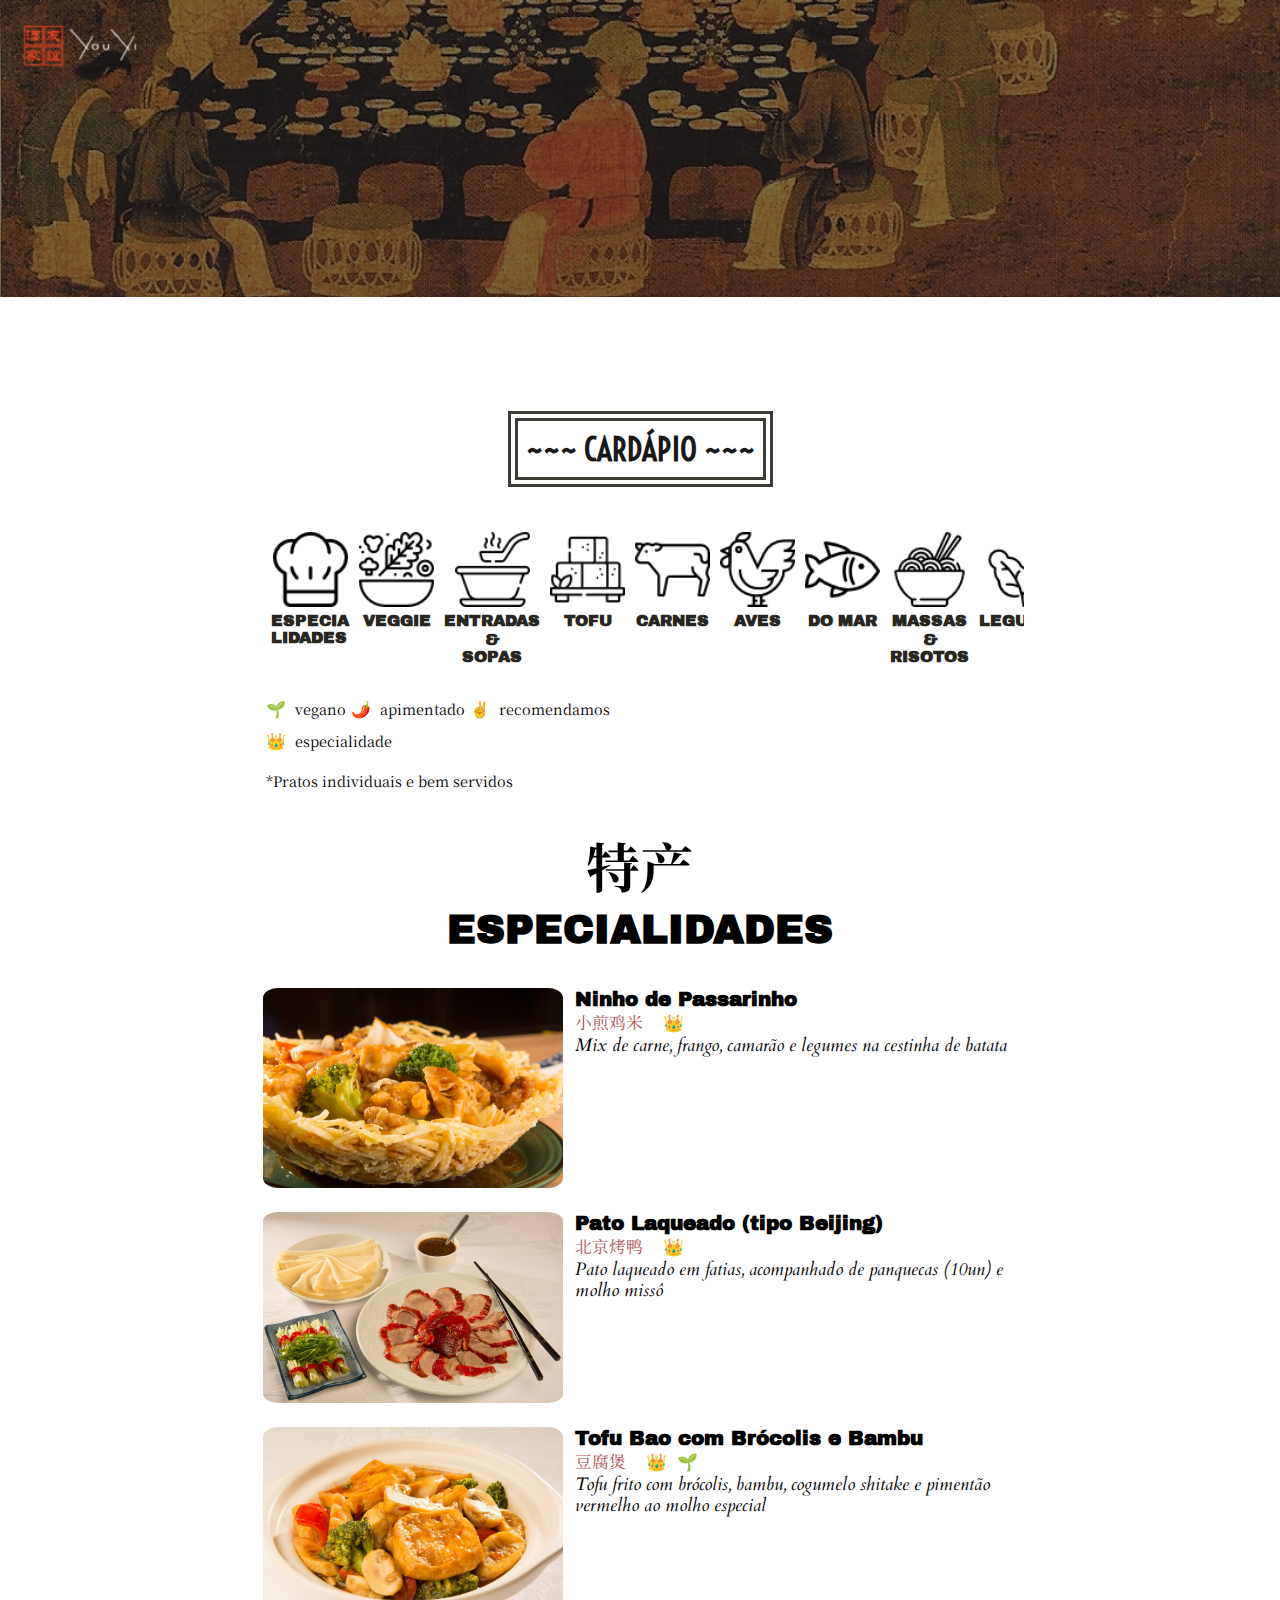
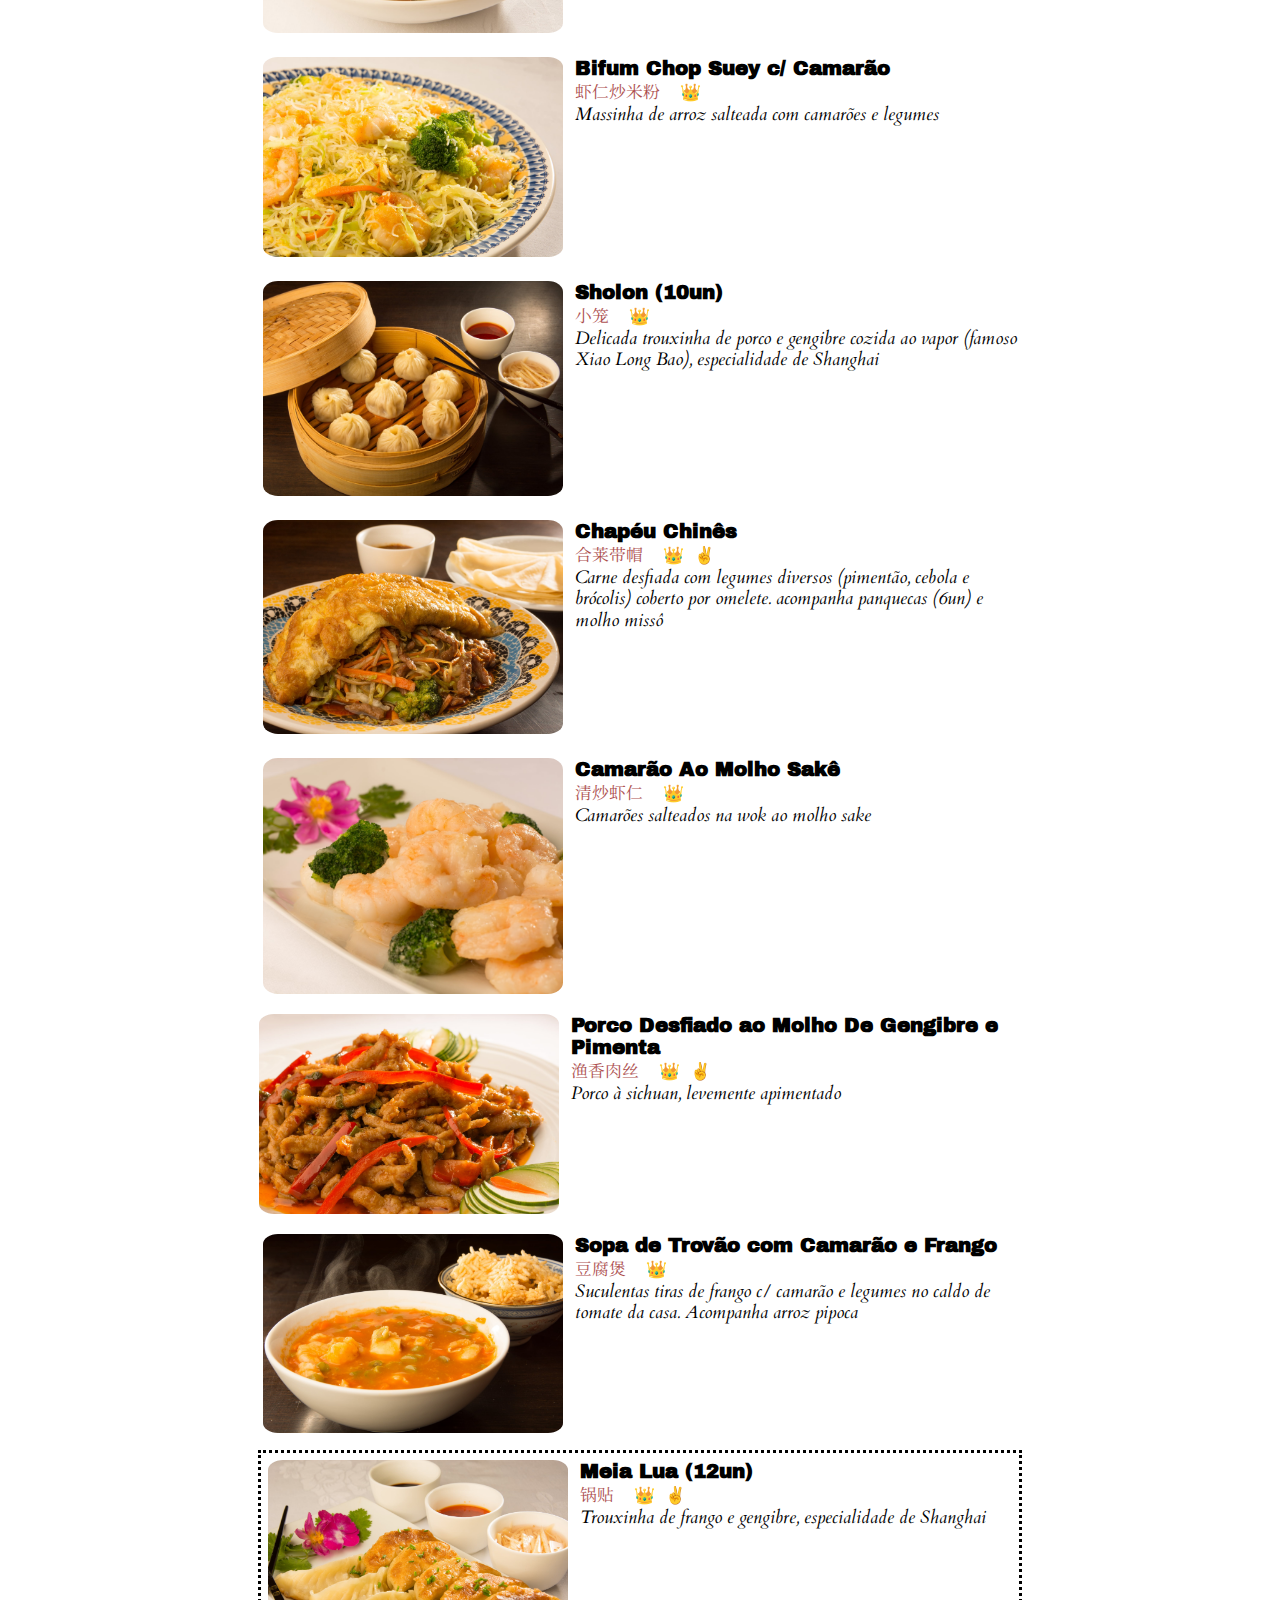
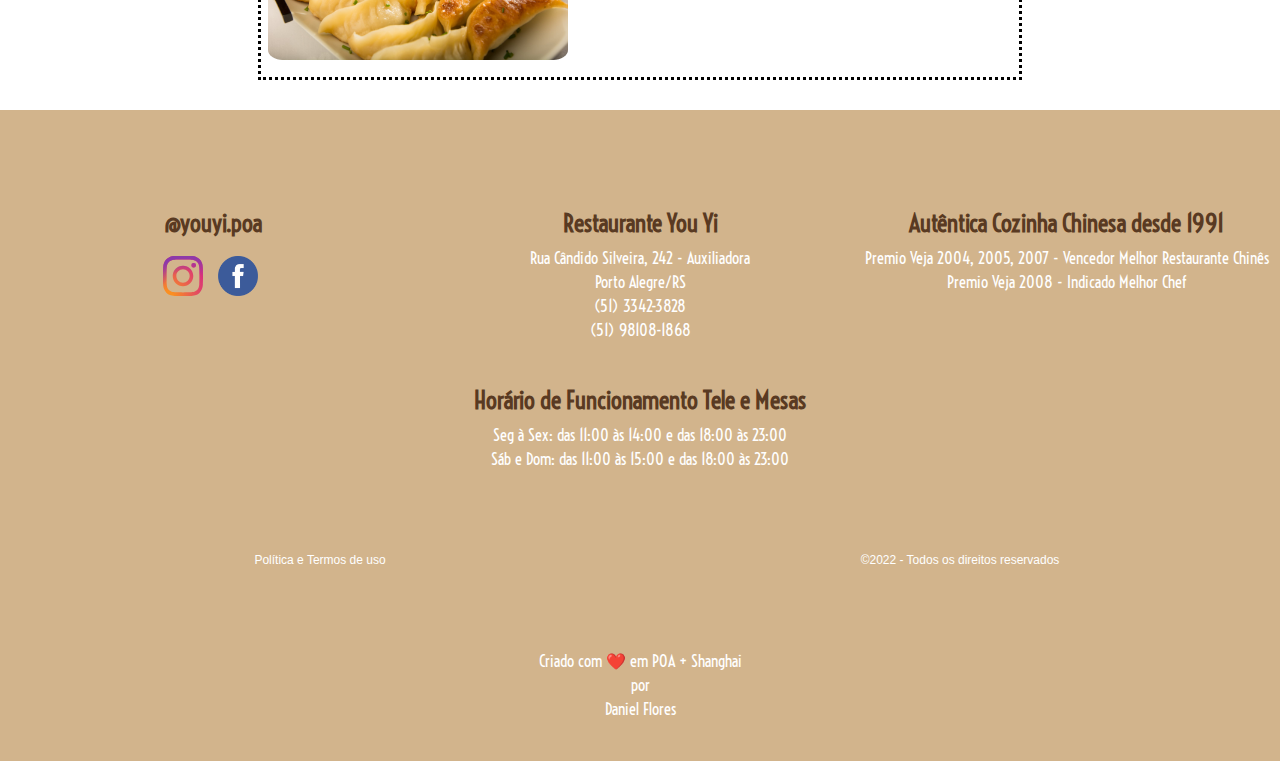
<file: index.html>
<!-- Designed by Daniel Flores (danielfloresdacunha@protonmail.com) -->
<html lang="pt_BR">
<head>
    
    <script type='application/ld+json'>
        {
          "@context": "http://www.schema.org",
          "@type": "Restaurant",
          "name": "You Yi",
          "servesCuisine": "chinese",
          "url": "www.youyi.com.br",
          "logo": "https://github.com/dan3s3/youyi-temp/blob/master/images/logoy2.png",
          "priceRange": "$$",
          "image": "https://www.youyi.com.br/images/logoy2.png",
          "description": "O restaurante You Yi serve a autêntica comida chinesa em Porto Alegre desde 1991. Vencedor do prêmio Veja Comer & Beber. Venha conhecer um pedacinho da China no Brasil, ou peça online e por nossa tele-entrega.",
          "address": {
             "@type": "PostalAddress",
             "streetAddress": "Rua Cândido Silveira, 242",
             "addressLocality": "Porto Alegre",
             "addressRegion": "Rio Grande do Sul",
             "postalCode": "90540-010",
             "addressCountry": "Brasil"
          },
          "hasMap": "https://g.page/youyi-poa?share",
           "openingHours": "Mo 11:00-23:00 Tu 11:00-23:00 We 11:00-23:00 Th 01:00-23:00 Fr 11:00-23:00 Sa 11:00-23:00 Su 11:00-23:00",
          "telephone": "+55 (51) 33423828"
        }
        </script>
    <meta charset="UTF-8">
    <meta name="viewport" content="width=device-width, initial-scale=1.0">
    <meta http-equiv="X-UA-Compatible" content="ie=edge">
    <meta name="author" content="Daniel Flores">
    <meta name="description" content="A rica e variada gastronomia chinesa é celebrada com devoção no You Yi desde 1991 pelas hábeis mãos do chef Rong Zhou Hua, nascido e formado em Shanghai. Sua esposa, Li Mei Yun, recebe os clientes com hospitalidade, trocando histórias com a clientela cativa. A casa serve ainda como um ponto de encontro da comunidade chinesa que, com saudade, saboreia as delícias da culinária típica das principais regiões do país, como Yangzhou, Cantão, Sichuan e Shandong">
    <meta name="keywords" content="comida chinesa, restaurante, delivery, tele-entrega, porto alegre">
    <title>Cardápio | Restaurante You Yi | Autêntica Cozinha Chinesa</title>
    <link rel="stylesheet" href="cardapio.css" type="text/css">
    <link rel="preconnect" href="https://fonts.gstatic.com">
    <link href="https://fonts.googleapis.com/css2?family=Archivo+Black&family=Cardo:ital@0;1&family=Noto+Serif+SC:wght@200&family=Voltaire&display=swap" rel="stylesheet"> 
    <link href="./assets/images/logo-novo-redondo.jpg" rel="icon">
    <!-- Global site tag (gtag.js) - Google Analytics -->
    <script async src="https://www.googletagmanager.com/gtag/js?id=UA-177541244-1">
    </script>
    <script>
      window.dataLayer = window.dataLayer || [];
      function gtag(){dataLayer.push(arguments);}
      gtag('js', new Date());
      gtag('config', 'UA-177541244-1');
    </script>
    <script
    src="https://code.jquery.com/jquery-3.4.1.slim.min.js"
    integrity="sha256-pasqAKBDmFT4eHoN2ndd6lN370kFiGUFyTiUHWhU7k8="
    crossorigin="anonymous"></script>
    <script> 
            $(function() {
            $(".toggle").on("click", function() {
                if ($(".item").hasClass("active")) {
                    $(".item").removeClass("active");
                } else {
                    $(".item").addClass("active");
                }
            });
        });
    </script>
    <!-- Global site tag (gtag.js) - Google Analytics -->
<script async src="https://www.googletagmanager.com/gtag/js?id=UA-177448791-1">
</script>
<script>
  window.dataLayer = window.dataLayer || [];
  function gtag(){dataLayer.push(arguments);}
  gtag('js', new Date());

  gtag('config', 'UA-177448791-1');
</script>
</head>
    <body>
 <!-- HEADER SECTION -->
 <header>
    <nav>
        <ul class="menu">
            <li class="logo"><a href="http://www.youyi.com.br"><div id="nu-logo"></div></a></li>
            <!-- <li class="item" id="m1"><a href="http://www.youyi.com.br/historia">História</a></li>
            <li class="item" id="m2"><a href="http://www.youyi.com.br/cardapio">Cardápio</a></li>
            <li class="item" id="m3"><a href="#mooncakes">Mooncakes</a></li>
            <li class="item" id="m4"><a href="http://www.youyi.com.br/blog">Blog</a></li>
            <li class="item" id="m4"><a href="#contato">Contato</a></li>
            <li class="item button"><a href="http://www.youyi.com.br" id="lang-pt">PT</a><span class="letter-spacer">|</span><a href="http://www.youyi.com.br/index-en.html" id="lang-en">EN</a><span class="letter-spacer">|</span><a href="#" id="lang-mand">中文</a></li>
            <!-- <li class="item button secondary" id="m5"><a href="https://totvsfood.ninegrid.com.br/retail/rvc/GJYC/MzcwNA==/">Peça Agora!</a></li> -->
            <li class="toggle"><span class="bars"></span></li>
        </ul>
    </nav>
</header>
<div class="hero"></div>

<!-- MAIN SECTION -->    
<main>
    <div class="cat-container">
        <h1 class="cat-head-text">~~~ Cardápio ~~~</h1>
    </div>
    
<!-- Horizontal Scroll Menu -->

    <div class="scrolling-wrapper">
        <div class="card">
            <a href="./cardapio/especialidades.html">
                <div class="inner-wrapper">
                    <img src="./assets/images/icon-especialidades.png">
                    <h1>Especia<br>
                        lidades</h1>
                </div>
            </a>
        </div>
        <div class="card">
            <a href="./cardapio/vegetariano.html">
                <div class="inner-wrapper">
                    <img src="./assets/images/icon-vegetariano.png">
                    <h1>Veggie</h1>
                </div>
            </a>
        </div>
        <div class="card">
            <a href="./cardapio/entradas.html">
                <div class="inner-wrapper">
                    <img src="./assets/images/icon-hot-soup.png">
                    <h1>Entradas</h1>
                    <h1 class="centering">&</h1>
                    <h1 class="centering">Sopas</h1>
                </div>
            </a>
        </div>
        <div class="card">
            <a href="./cardapio/tofu.html">
                <div class="inner-wrapper">
                    <img src="./assets/images/icon-tofu.png">
                    <h1>Tofu</h1>
                </div>
            </a>
        </div>
        <div class="card">
            <a href="./cardapio/carnes.html">
                <div class="inner-wrapper">
                    <img src="./assets/images/icon-cow.png">
                    <h1>Carnes</h1>
                </div>
            </a>
        </div>
        <div class="card">
            <a href="./cardapio/aves.html">
                <div class="inner-wrapper">
                    <img src="./assets/images/icon-chicken.png">
                    <h1>Aves</h1>
                </div>
            </a>
        </div>
        <div class="card">
            <a href="./cardapio/domar.html">
                <div class="inner-wrapper">
                    <img src="./assets/images/icon-fish.png">
                    <h1>Do Mar</h1>
                </div>
            </a>
        </div>
        <div class="card">
            <a href="./cardapio/massas.html">
                <div class="inner-wrapper">
                    <img src="./assets/images/icon-chinese-food.png">
                    <h1>Massas</h1>
                    <h1 class="centering">&</h1>
                    <h1 class="centering">Risotos</h1>
                </div>
            </a>
        </div>
        <div class="card">
            <a href="./cardapio/legumes.html">
                <div class="inner-wrapper">
                    <img src="./assets/images/icon-vegetables.png">
                    <h1>Legumes</h1>
                </div>
            </a>
        </div>
        <div class="card">
            <a href="./cardapio/sobremesa.html">
                <div class="inner-wrapper">
                    <img src="./assets/images/icon-ice-cream.png">
                    <h1>Sobremesas</h1>
                </div>
            </a>
        </div>
        <!-- 
        <div class="card">
            <a href="./bebidas.html">
                <div class="inner-wrapper">
                    <img src="../images/icon-drink.png">
                    <h1>Bebidas</h1>
                </div>
            </a>
        </div>
        -->
    </div>

<!-- Disclaimers -->
    <section class="disclaimer">
        <p><span class="bigger">🌱</span><span class="space"> vegano</span><span class="bigger">🌶️</span><span class="space"> apimentado</span><span class="bigger">✌️</span><span class="space"> recomendamos</span></p>
        <p><span class="bigger">👑</span><span class="space"> especialidade</span></p>
        <p>*Pratos individuais e bem servidos</p>
        <!-- 
        <p><span class="bigger">🚲</span> Tele: tudo é preparado na hora e servido com o máximo de frescor na proposta original. Tentamos replicar essa filosofia na tele-entrega e a diferença é quase sempre imperceptível. Entretanto, observamos que alguns pratos podem sofrer leve alteração de consistência devido às condições de acondicionamento</p>
        -->
    </section>

            <!-- Current Category -->
            <h1 class="cat-mandarin">特产</h1>
            <h1 class="cat-center">Especialidades</h2>
            
            <!-- Collapsible -->
            <div class="single-back">           
                <section class="menu-item">
                    <div class="inner-left">
                        <img src="./assets/images/item-new-ninho-nova-1.jpg">
                    </div>
                    <div class="inner-right">
                        <h3>Ninho de Passarinho</h3>
                        <span class="mandarin">小煎鸡米</span><span class="space">👑</span>
                        <p>Mix de carne, frango, camarão e legumes na cestinha de batata</p>
                    </div>
                </section>
                <section class="menu-item">
                    <div class="inner-left">
                        <img src="./assets/images/item-13-pato-laqueado.jpg">
                    </div>
                    <div class="inner-right">
                        <h3>Pato Laqueado (tipo Beijing)</h3>
                        <span class="mandarin">北京烤鸭</span><span class="space">👑</span>
                        <p>Pato laqueado em fatias, acompanhado de panquecas (10un) e molho missô</p>
                    </div>
                </section>
                <section class="menu-item">
                    <div class="inner-left">
                        <img src="./assets/images/item-49-tofubao-brocolis.jpg">
                    </div>
                    <div class="inner-right">
                        <h3>Tofu Bao com Brócolis e Bambu </h3>
                        <span class="mandarin">豆腐煲</span><span class="space">👑</span><span class="space">🌱</span>
                        <p>Tofu frito com brócolis, bambu, cogumelo shitake e pimentão vermelho ao molho especial</p>
                    </div>
                </section>
                <section class="menu-item">
                    <div class="inner-left">
                        <img src="./assets/images/item-61-bifum-camarao.jpg">
                    </div>
                    <div class="inner-right">
                        <h3>Bifum Chop Suey c/ Camarão</h3>
                        <span class="mandarin">虾仁炒米粉</span><span class="space">👑</span>
                        <p>Massinha de arroz salteada com camarões e legumes </p>
                    </div>
                </section>
                <section class="menu-item">
                    <div class="inner-left">
                        <img src="./assets/images/item-2-sholon.jpg">
                    </div>
                    <div class="inner-right">
                        <h3>Sholon (10un)</h3>
                        <span class="mandarin">小笼</span><span class="space">👑</span>
                        <p>Delicada trouxinha de porco e gengibre cozida ao vapor (famoso Xiao Long Bao), especialidade de Shanghai </p>
                    </div>
                </section>
                <section class="menu-item">
                    <div class="inner-left">
                        <img src="./assets/images/item-32-chapeu.jpg">
                    </div>
                    <div class="inner-right">
                        <h3>Chapéu Chinês</h3>
                        <span class="mandarin">合莱带帽</span><span class="space">👑</span><span class="space">✌️</span>
                        <p>Carne desfiada com legumes diversos (pimentão, cebola e brócolis) coberto por omelete. acompanha panquecas (6un) e molho missô</p>
                    </div>
                </section>
                <section class="menu-item">
                    <div class="inner-left">
                        <img src="./assets/images/item-42-camarao-sake2.jpg">
                    </div>
                    <div class="inner-right">
                        <h3>Camarão Ao Molho Sakê</h3>
                        <span class="mandarin">清炒虾仁</span><span class="space">👑</span>
                        <p>Camarões salteados na wok ao molho sake </p>
                    </div>
                </section>
                <section class="menu-item-b">
                    <div class="inner-left">
                        <img src="./assets/images/item-35-porco-gengibrepimenta.jpg">
                    </div>
                    <div class="inner-right">
                        <h3>Porco Desfiado ao Molho De Gengibre e Pimenta</h3>
                        <span class="mandarin">渔香肉丝</span><span class="space">👑</span><span class="space">✌️</span>
                        <p>Porco à sichuan, levemente apimentado</p>
                    </div>
                </section>
                <section class="menu-item">
                    <div class="inner-left">
                        <img src="./assets/images/item-7-sopa-trovao.jpg">
                    </div>
                    <div class="inner-right">
                        <h3>Sopa de Trovão com Camarão e Frango</h3>
                        <span class="mandarin">豆腐煲</span><span class="space">👑</span>
                        <p>Suculentas tiras de frango c/ camarão e legumes no caldo de tomate da casa. Acompanha arroz pipoca</p>
                    </div>
                </section>
                <div class="headliner">
                    <section class="menu-item">
                        <div class="inner-left">
                            <img src="./assets/images/item-1-meia-lua.jpg">
                        </div>
                        <div class="inner-right">
                            <h3>Meia Lua (12un)</h3>
                            <span class="mandarin">锅贴</span><span class="space">👑</span><span class="space">✌️</span>
                            <p>Trouxinha de frango e gengibre, especialidade de Shanghai</p>
                        </div>
                    </section>
                </div>
            </div>
        </main>
        
<!-- FOOTER SECTION -->
<footer id="contato">
    <section class="footer-l1-container">
        <div class="footer-l1">
            <h4>@youyi.poa</h4>
            <ul class="medias">
                <li><a href="https://www.instagram.com/youyi.poa/"><img src="./assets/images/insta02.svg"></a></li>
                <li><a href="https://www.facebook.com/youyi.poa"><img src="./assets/images/face3.png"></a></li>
            </ul>
        </div>
        <div class="footer-l1">
            <h4>Restaurante You Yi</h4>
            <address>
                <span>Rua Cândido Silveira, 242 - Auxiliadora<br>
                    Porto Alegre/RS<br>
                    <a href="tel:51-3342-3828">(51) 3342-3828</a><br>
                    <a href="tel:51-98108-1868">(51) 98108-1868</a></span>
            </address>
        </div>
        <div class="footer-l1">
            <h4>Autêntica Cozinha Chinesa desde 1991</h4>
            <ul>
                <li>Premio Veja 2004, 2005, 2007 - Vencedor Melhor Restaurante Chinês</li>
                <li>Premio Veja 2008 - Indicado Melhor Chef</li>
            </ul>
        </div>
    </section>
    <section class="footer-l4-container">
        <div class="footer-l4">
            <h4 id="hours">Horário de Funcionamento Tele e Mesas</h4>
            <span>Seg à Sex: das <time>11:00</time> às <time>14:00</time> e das <time>18:00</time> às <time>23:00</time><br>
                Sáb e Dom: das <time>11:00</time> às <time>15:00</time> e das <time>18:00</time> às <time>23:00</time></span>
        </div>
    </section>
    <section class="footer-l2-container">
        <div class="footer-l2">
            <span><a href="#">Política e Termos de uso</a></span>
        </div>
        <div class="footer-l2" id="copyright">
            <span>©2022 - Todos os direitos reservados</span>
        </div>
    </section>
    <div class="footer-l3">
        <span>Criado com ❤️ em POA + Shanghai<br>
              por<br>
              <a href="https://www.linkedin.com/in/danielfloresdacunha/" target="_blank">Daniel Flores</a></span>
    </div>
</footer>







        <script src="./scripts/scripts.js"></script>   
    </body>
</html>
</file>
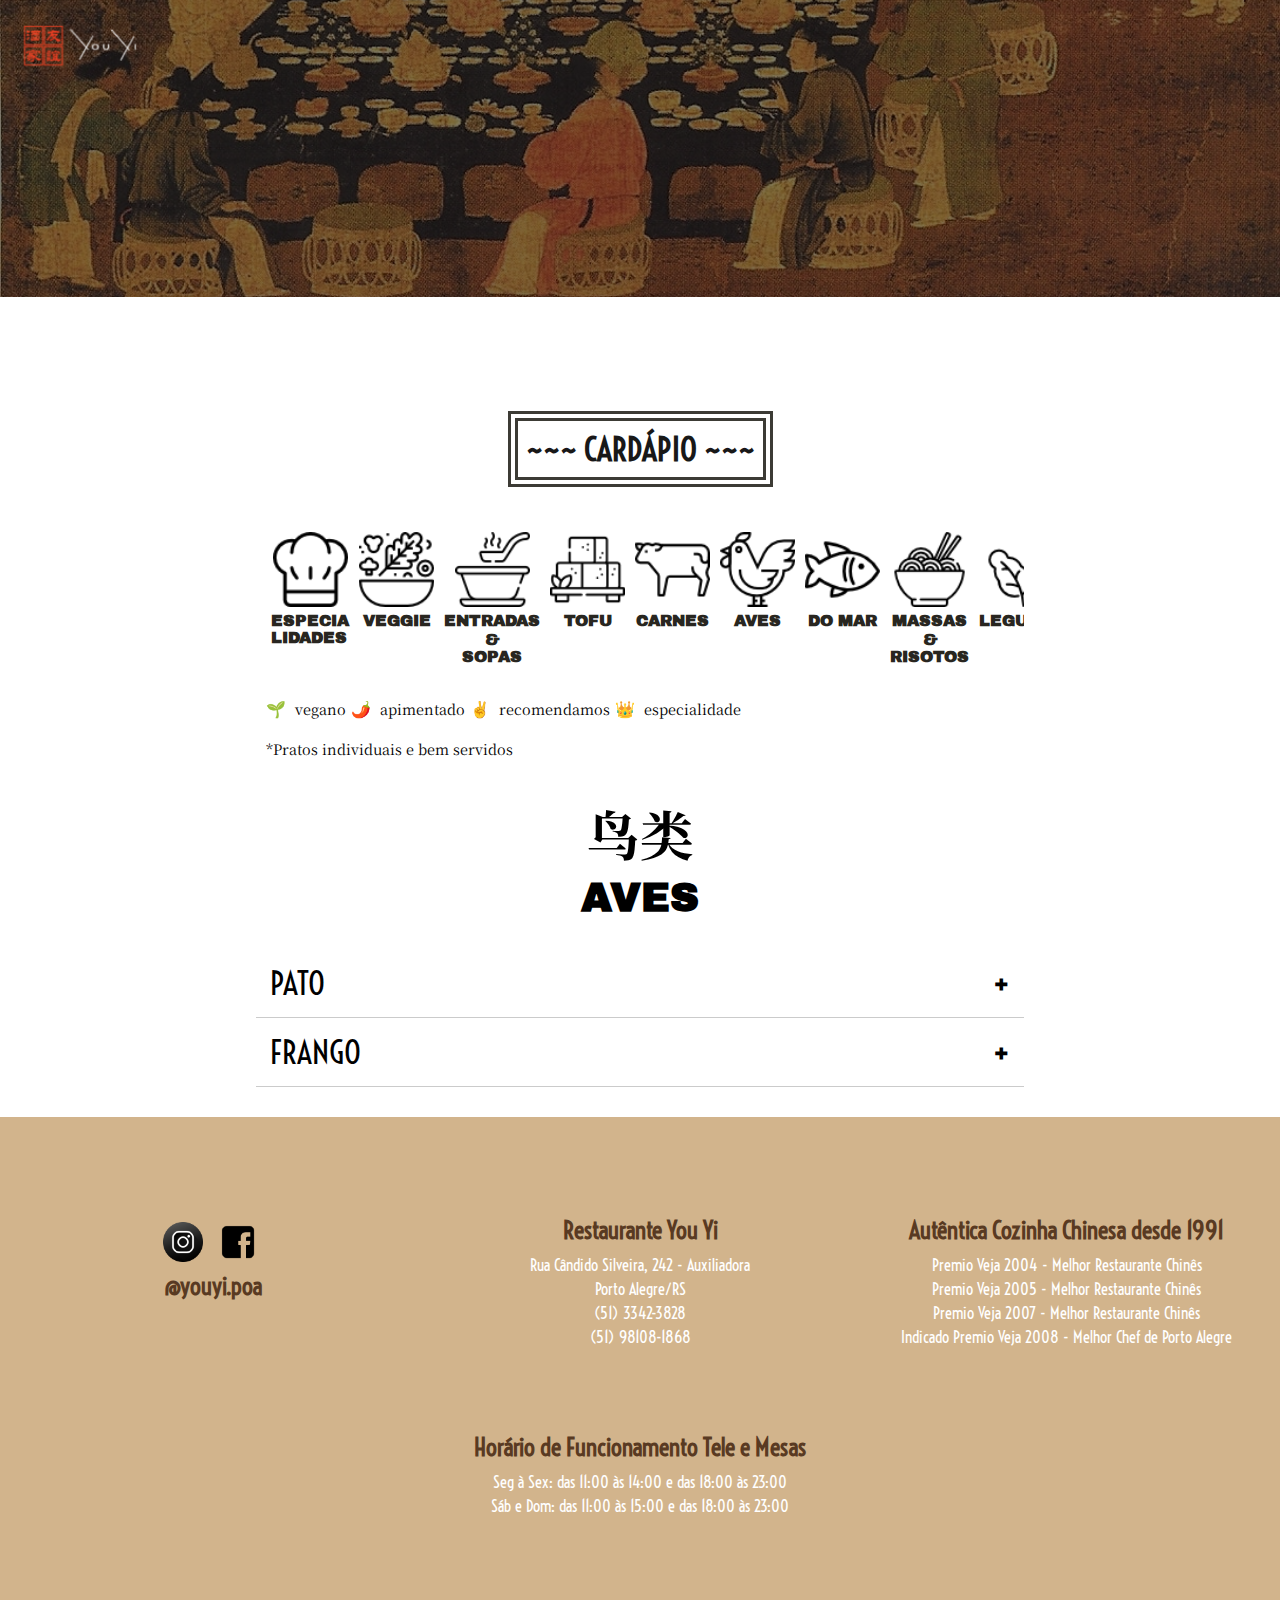
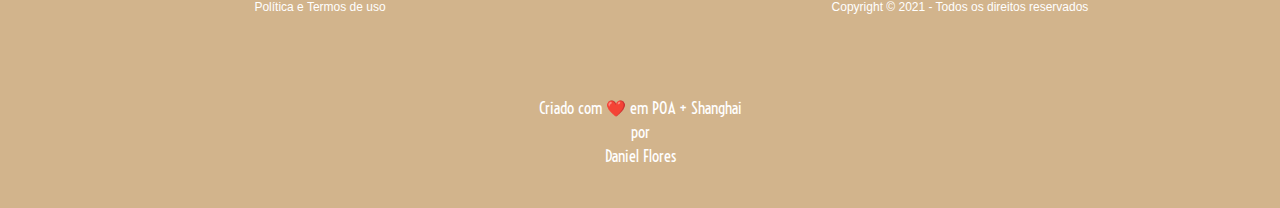
<file: cardapio/aves.html>
<!-- Designed by Daniel Flores (danielfloresdacunha@protonmail.com) -->
<html lang="pt_BR">
<head>
    
    <script type='application/ld+json'>
        {
          "@context": "http://www.schema.org",
          "@type": "Restaurant",
          "name": "You Yi",
          "servesCuisine": "chinese",
          "url": "www.youyi.com.br",
          "logo": "https://github.com/dan3s3/youyi-temp/blob/master/images/logoy2.png",
          "priceRange": "$$",
          "image": "https://www.youyi.com.br/images/logoy2.png",
          "description": "O restaurante You Yi serve a autêntica comida chinesa em Porto Alegre desde 1991. Vencedor do prêmio Veja Comer & Beber. Venha conhecer um pedacinho da China no Brasil, ou peça online e por nossa tele-entrega.",
          "address": {
             "@type": "PostalAddress",
             "streetAddress": "Rua Cândido Silveira, 242",
             "addressLocality": "Porto Alegre",
             "addressRegion": "Rio Grande do Sul",
             "postalCode": "90540-010",
             "addressCountry": "Brasil"
          },
          "hasMap": "https://g.page/youyi-poa?share",
           "openingHours": "Mo 11:00-23:00 Tu 11:00-23:00 We 11:00-23:00 Th 01:00-23:00 Fr 11:00-23:00 Sa 11:00-23:00 Su 11:00-23:00",
          "telephone": "+55 (51) 33423828"
        }
        </script>
    <meta charset="UTF-8">
    <meta name="viewport" content="width=device-width, initial-scale=1.0">
    <meta http-equiv="X-UA-Compatible" content="ie=edge">
    <meta name="author" content="Daniel Flores">
    <meta name="description" content="A rica e variada gastronomia chinesa é celebrada com devoção no You Yi desde 1991 pelas hábeis mãos do chef Rong Zhou Hua, nascido e formado em Shanghai. Sua esposa, Li Mei Yun, recebe os clientes com hospitalidade, trocando histórias com a clientela cativa. A casa serve ainda como um ponto de encontro da comunidade chinesa que, com saudade, saboreia as delícias da culinária típica das principais regiões do país, como Yangzhou, Cantão, Sichuan e Shandong">
    <meta name="keywords" content="comida chinesa, restaurante, delivery, tele-entrega, porto alegre">
    <title>Cardápio | Restaurante You Yi | Autêntica Cozinha Chinesa</title>
    <link rel="stylesheet" href="../cardapio.css" type="text/css">
    <link rel="preconnect" href="https://fonts.gstatic.com">
    <link href="https://fonts.googleapis.com/css2?family=Archivo+Black&family=Cardo:ital@0;1&family=Noto+Serif+SC:wght@200&family=Voltaire&display=swap" rel="stylesheet"> 
    <link href="./assets/images/logo-novo-redondo.jpg" rel="icon">
    <!-- Global site tag (gtag.js) - Google Analytics -->
    <script async src="https://www.googletagmanager.com/gtag/js?id=UA-177541244-1">
    </script>
    <script>
      window.dataLayer = window.dataLayer || [];
      function gtag(){dataLayer.push(arguments);}
      gtag('js', new Date());
      gtag('config', 'UA-177541244-1');
    </script>
    <script
    src="https://code.jquery.com/jquery-3.4.1.slim.min.js"
    integrity="sha256-pasqAKBDmFT4eHoN2ndd6lN370kFiGUFyTiUHWhU7k8="
    crossorigin="anonymous"></script>
    <script> 
            $(function() {
            $(".toggle").on("click", function() {
                if ($(".item").hasClass("active")) {
                    $(".item").removeClass("active");
                } else {
                    $(".item").addClass("active");
                }
            });
        });
    </script>
    <!-- Global site tag (gtag.js) - Google Analytics -->
<script async src="https://www.googletagmanager.com/gtag/js?id=UA-177448791-1">
</script>
<script>
  window.dataLayer = window.dataLayer || [];
  function gtag(){dataLayer.push(arguments);}
  gtag('js', new Date());

  gtag('config', 'UA-177448791-1');
</script>
</head>
    <body>
 <!-- HEADER SECTION -->
 <header>
    <nav>
        <ul class="menu">
            <li class="logo"><a href="http://www.youyi.com.br"><div id="nu-logo"></div></a></li>
            <!-- <li class="item" id="m1"><a href="http://www.youyi.com.br/historia">História</a></li>
            <li class="item" id="m2"><a href="http://www.youyi.com.br/cardapio">Cardápio</a></li>
            <li class="item" id="m3"><a href="#mooncakes">Mooncakes</a></li>
            <li class="item" id="m4"><a href="#contato">Contato</a></li>
            <li class="item button"><a href="http://www.youyi.com.br" id="lang-pt">PT</a><span class="letter-spacer">|</span><a href="http://www.youyi.com.br/index-en.html" id="lang-en">EN</a><span class="letter-spacer">|</span><a href="#" id="lang-mand">中文</a></li>
            <!-- <li class="item button secondary" id="m5"><a href="https://totvsfood.ninegrid.com.br/retail/rvc/GJYC/MzcwNA==/">Peça Agora!</a></li> -->
            <li class="toggle"><span class="bars"></span></li>
        </ul>
    </nav>
</header>
<div class="hero"></div>
<!-- MAIN SECTION -->    
        <main>
            <div class="cat-container">
                <h1 class="cat-head-text">~~~ Cardápio ~~~</h1>
            </div>
            
<!-- Horizontal Scroll Menu -->

            <div class="scrolling-wrapper">
                <div class="card">
                    <a href="./especialidades.html">
                        <div class="inner-wrapper">
                            <img src="../assets/images/icon-especialidades.png">
                            <h1>Especia<br>
                                lidades</h1>
                        </div>
                    </a>
                </div>
                <div class="card">
                    <a href="./vegetariano.html">
                        <div class="inner-wrapper">
                            <img src="../assets/images/icon-vegetariano.png">
                            <h1>Veggie</h1>
                        </div>
                    </a>
                </div>
                <div class="card">
                    <a href="./entradas.html">
                        <div class="inner-wrapper">
                            <img src="../assets/images/icon-hot-soup.png">
                            <h1>Entradas</h1>
                            <h1 class="centering">&</h1>
                            <h1 class="centering">Sopas</h1>
                        </div>
                    </a>
                </div>
                <div class="card">
                    <a href="./tofu.html">
                        <div class="inner-wrapper">
                            <img src="../assets/images/icon-tofu.png">
                            <h1>Tofu</h1>
                        </div>
                    </a>
                </div>
                <div class="card">
                    <a href="./carnes.html">
                        <div class="inner-wrapper">
                            <img src="../assets/images/icon-cow.png">
                            <h1>Carnes</h1>
                        </div>
                    </a>
                </div>
                <div class="card">
                    <a href="./aves.html">
                        <div class="inner-wrapper">
                            <img src="../assets/images/icon-chicken.png">
                            <h1>Aves</h1>
                        </div>
                    </a>
                </div>
                <div class="card">
                    <a href="./domar.html">
                        <div class="inner-wrapper">
                            <img src="../assets/images/icon-fish.png">
                            <h1>Do Mar</h1>
                        </div>
                    </a>
                </div>
                <div class="card">
                    <a href="./massas.html">
                        <div class="inner-wrapper">
                            <img src="../assets/images/icon-chinese-food.png">
                            <h1>Massas</h1>
                            <h1 class="centering">&</h1>
                            <h1 class="centering">Risotos</h1>
                        </div>
                    </a>
                </div>
                <div class="card">
                    <a href="./legumes.html">
                        <div class="inner-wrapper">
                            <img src="../assets/images/icon-vegetables.png">
                            <h1>Legumes</h1>
                        </div>
                    </a>
                </div>
                <div class="card">
                    <a href="./sobremesa.html">
                        <div class="inner-wrapper">
                            <img src="../assets/images/icon-ice-cream.png">
                            <h1>Sobremesas</h1>
                        </div>
                    </a>
                </div>
                <!-- 
                <div class="card">
                    <a href="./bebidas.html">
                        <div class="inner-wrapper">
                            <img src="../assets/images/icon-drink.png">
                            <h1>Bebidas</h1>
                        </div>
                    </a>
                </div>
                -->
            </div>

<!-- Disclaimers -->
            <section class="disclaimer">
                <p><span class="bigger">🌱</span><span class="space"> vegano</span><span class="bigger">🌶️</span><span class="space"> apimentado</span><span class="bigger">✌️</span><span class="space"> recomendamos</span><span class="bigger">👑</span><span class="space"> especialidade</span></p>
                <p>*Pratos individuais e bem servidos</p>
                <!-- 
                <p><span class="bigger">🚲</span> Tele: tudo é preparado na hora e servido com o máximo de frescor na proposta original. Tentamos replicar essa filosofia na tele-entrega e a diferença é quase sempre imperceptível. Entretanto, observamos que alguns pratos podem sofrer leve alteração de consistência devido às condições de acondicionamento</p>
                -->
            </section>

<!-- Current Category -->
            <h1 class="cat-mandarin">鸟类</h1>
            <h1 class="cat-center">Aves</h1>
            
<!-- Collapsible -->           
            <button class="collapsible">Pato</button>
            <div class="content">
                <section class="menu-item">
                    <div class="inner-left">
                        <img src="../assets/images/item-13-pato-laqueado.jpg">
                    </div>
                    <div class="inner-right">
                        <h3>Pato Laqueado (tipo Beijing)</h3>
                        <span class="mandarin">北京烤鸭</span><span class="space">👑</span>
                        <p>Pato laqueado em fatias, acompanhado de panquecas (10un) e molho missô</p>
                    </div>
                </section>
                <section class="menu-item">
                    <div class="inner-left">
                        <img src="../assets/images/item-14-pato-fatias-molhochines.jpg">
                    </div>
                    <div class="inner-right">
                        <h3>Pato em Fatias com Brócolis ao Molho Chinês </h3>
                        <span class="mandarin">鸭片炒笋片</span>
                        <p>Pato em fatias com brócolis e bambu</p>
                    </div>
                </section>
                <div class="headliner">
                    <section class="menu-item-b">
                        <div class="inner-left">
                            <img src="../assets/images/item-15-pato-desfiado.jpg">
                        </div>
                        <div class="inner-right">
                            <h3>Pato Desfiado com Camarão, Frango e Bambu </h3>
                            <span class="mandarin">鸭丝炒什巾</span>
                            <p>Saboroso pato desfiado com camarões, frango e bambu ao molho chinês</p>
                        </div>
                    </section>
                </div>
                <section class="menu-item">
                    <div class="inner-left">
                        <img src="../assets/images/item-16-pato-ostra.jpg">
                    </div>
                    <div class="inner-right">
                        <h3>Pato em Fatias com Alho Poró ao Molho Ostra </h3>
                        <span class="mandarin">鸭片炒大蒜</span>
                        <p>Pato em fatias ao alho poró embebido no clássico molho de ostras</p>
                    </div>
                </section>
            </div>

            <button class="collapsible">Frango</button>
            <div class="content">
                <section class="menu-item">
                    <div class="inner-left">
                        <img src="../assets/images/item-17-frango-xadrez-amendoim.jpg">
                    </div>
                    <div class="inner-right">
                        <h3>Frango Xadrez com Pimentão e Amendoim </h3>
                        <span class="mandarin">花生鸡丁</span><span class="space">👑</span>
                        <p>Tradicional frango xadrez com pimentão e amendoim</p>
                    </div>
                </section>
                <section class="menu-item">
                    <div class="inner-left">
                        <img src="../assets/images/item-18-frango-xadrez-caju.jpg">
                    </div>
                    <div class="inner-right">
                        <h3>Frango Xadrez com Pimentão e Caju</h3>
                        <span class="mandarin">腰果鸡丁</span>
                        <p>Tradicional frango xadrez com pimentão e caju</p>
                    </div>
                </section>
                <section class="menu-item-b">
                    <div class="inner-left">
                        <img src="../assets/images/item-19-frango-xadrez-cogumelos.jpg">
                    </div>
                    <div class="inner-right">
                        <h3>Frango Xadrez com Cogumelo e Brócolis </h3>
                        <span class="mandarin">麻茹鸡丁</span>
                        <p>Tradicional frango xadrez com cogumelos e brócolis </p>
                    </div>
                </section>
                <section class="menu-item">
                    <div class="inner-left">
                        <img src="../assets/images/item-new-ninho-nova-1.jpg">
                    </div>
                    <div class="inner-right">
                        <h3>Ninho de Passarinho</h3>
                        <span class="mandarin">小煎鸡米</span><span class="space">👑</span>
                        <p>Mix de carne, frango, camarão e legumes na cestinha de batata </p>
                    </div>
                </section>
                <div class="headliner">
                    <section class="menu-item">
                        <div class="inner-left">
                            <img src="../assets/images/item-21-frango-girasol.jpg">
                        </div>
                        <div class="inner-right">
                            <h3>Frango Picado com Semente de Girasol Ao Molho de Gengibre</h3>
                            <span class="mandarin">小煎鸡米</span><span class="space">✌️</span>
                            <p>Frango picado ao molho gong'bao (suave molho sweet and sour com gengibre e pimenta)</p>
                        </div>
                    </section>
                </div>
            </div>
        </main>
        
<!-- FOOTER SECTION -->
<footer id="contato">
    <section class="footer-l1-container">
        <div class="footer-l1">
            <ul class="medias">
                <li><a href="https://www.instagram.com/youyi.poa/"><img src="../assets/images/insta-novo.png"></a></li>
                <li><a href="https://www.facebook.com/youyi.poa/"><img src="../assets/images/face-novo.png"></a></li>
            </ul>
            <h4>@youyi.poa</h4>
        </div>
        <div class="footer-l1">
            <h4>Restaurante You Yi</h4>
            <address>
                <span>Rua Cândido Silveira, 242 - Auxiliadora<br>
                    Porto Alegre/RS<br>
                    <a href="tel:51-3342-3828">(51) 3342-3828</a><br>
                    <a href="tel:51-98108-1869">(51) 98108-1868</a></span>
            </address>
        </div>
        <div class="footer-l1">
            <h4>Autêntica Cozinha Chinesa desde 1991</h4>
            <ul>
                <li>Premio Veja 2004 - Melhor Restaurante Chinês</li>
                <li>Premio Veja 2005 - Melhor Restaurante Chinês</li>
                <li>Premio Veja 2007 - Melhor Restaurante Chinês</li>
                <li>Indicado Premio Veja 2008 - Melhor Chef de Porto Alegre</li>
            </ul>
        </div>
    </section>
    <section class="footer-l4-container">
        <div class="footer-l4">
            <h4 id="hours">Horário de Funcionamento Tele e Mesas</h4>
            <span>Seg à Sex: das <time>11:00</time> às <time>14:00</time> e das <time>18:00</time> às <time>23:00</time><br>
                Sáb e Dom: das <time>11:00</time> às <time>15:00</time> e das <time>18:00</time> às <time>23:00</time></span>
        </div>
    </section>
    <section class="footer-l2-container">
        <div class="footer-l2">
            <span><a href="#">Política e Termos de uso</a></span>
        </div>
        <div class="footer-l2" id="copyright">
            <span>Copyright © 2021 - Todos os direitos reservados</span>
        </div>
    </section>
    <div class="footer-l3">
        <span>Criado com ❤️ em POA + Shanghai<br>
              por<br>
              <a href="https://www.linkedin.com/in/danielfloresdacunha/" target="_blank">Daniel Flores</a></span>
    </div>
</footer>
        <script src="../scripts/scripts.js"></script>   
    </body>
</html>
</file>
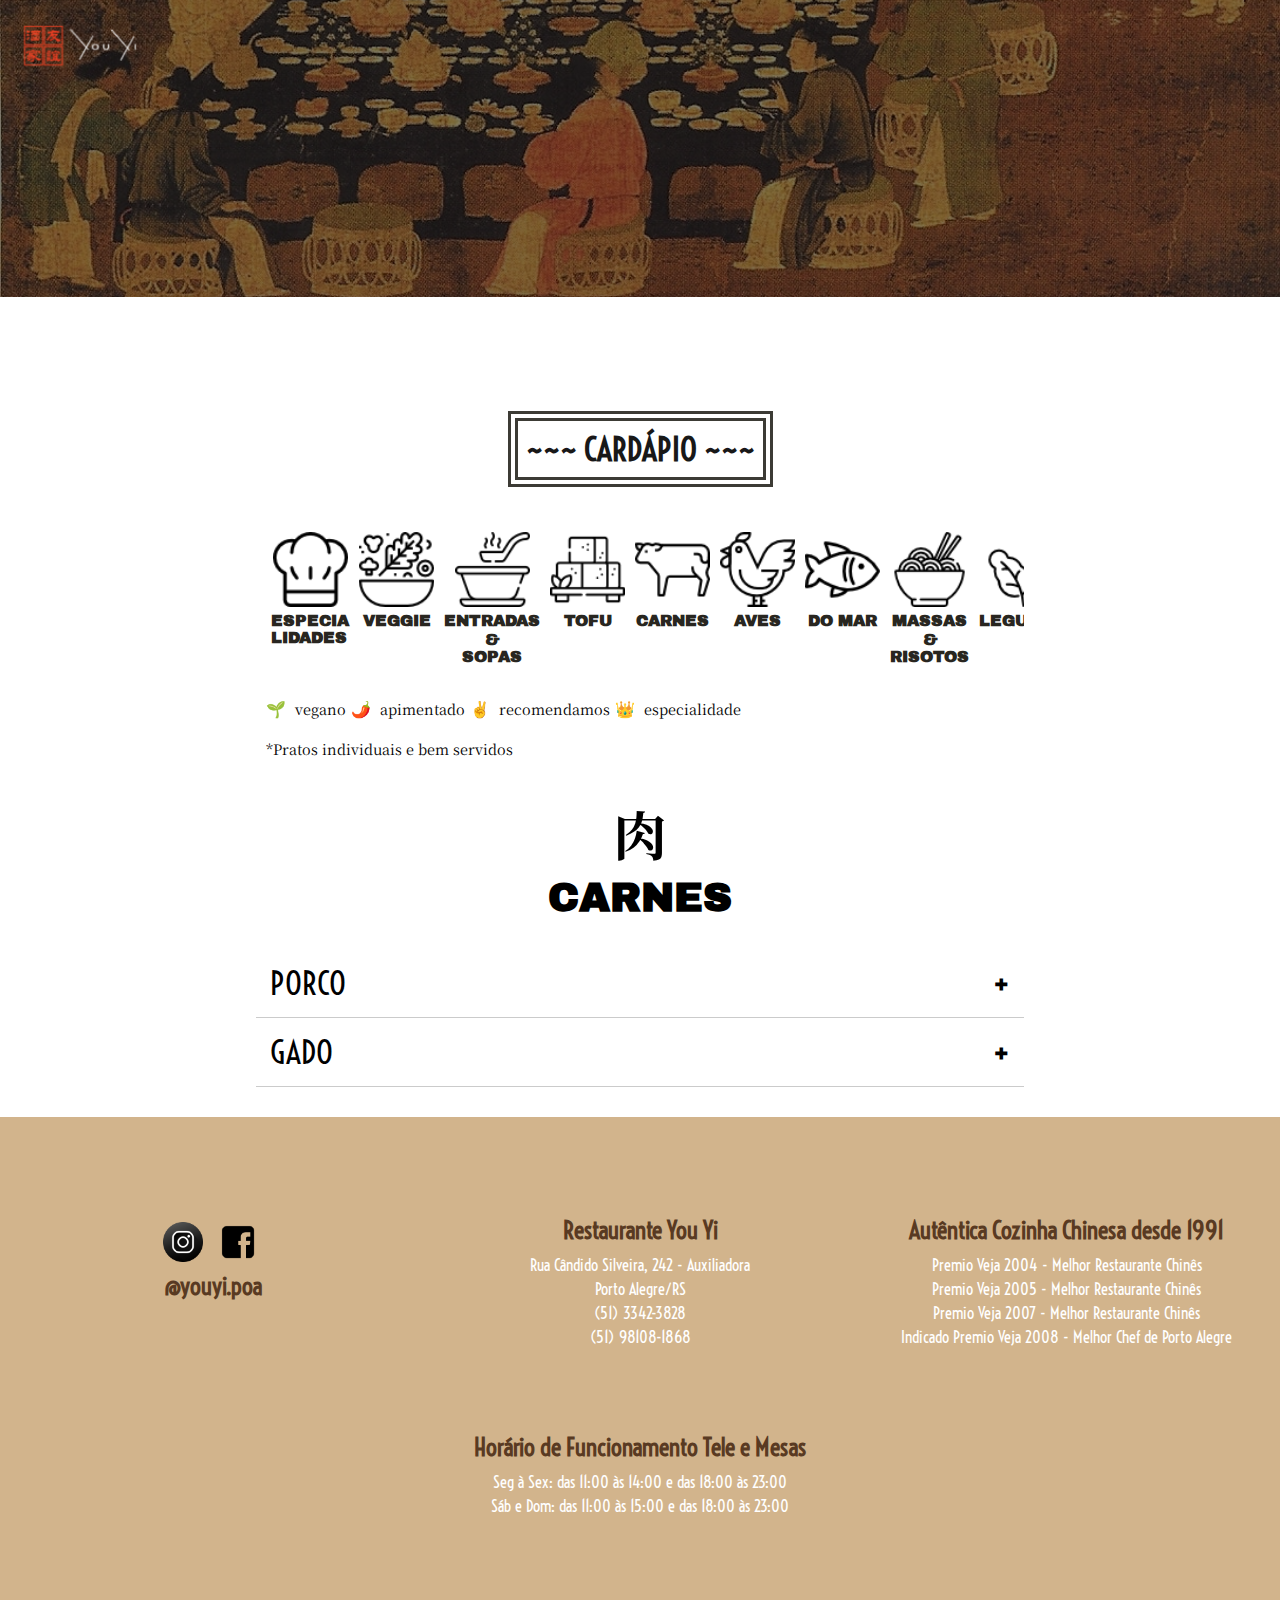
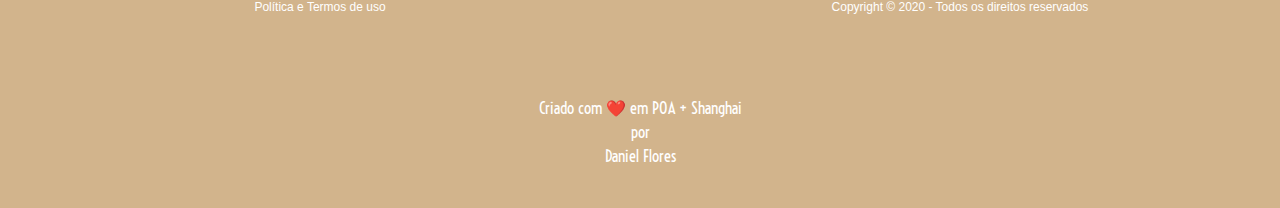
<file: cardapio/carnes.html>
<!-- Designed by Daniel Flores (danielfloresdacunha@protonmail.com) -->
<html lang="pt_BR">
<head>
   
    <script type='application/ld+json'>
        {
          "@context": "http://www.schema.org",
          "@type": "Restaurant",
          "name": "You Yi",
          "servesCuisine": "chinese",
          "url": "www.youyi.com.br",
          "logo": "https://github.com/dan3s3/youyi-temp/blob/master/assets/images/logoy2.png",
          "priceRange": "$$",
          "image": "https://www.youyi.com.br/assets/images/logoy2.png",
          "description": "O restaurante You Yi serve a autêntica comida chinesa em Porto Alegre desde 1991. Vencedor do prêmio Veja Comer & Beber. Venha conhecer um pedacinho da China no Brasil, ou peça online e por nossa tele-entrega.",
          "address": {
             "@type": "PostalAddress",
             "streetAddress": "Rua Cândido Silveira, 242",
             "addressLocality": "Porto Alegre",
             "addressRegion": "Rio Grande do Sul",
             "postalCode": "90540-010",
             "addressCountry": "Brasil"
          },
          "hasMap": "https://g.page/youyi-poa?share",
           "openingHours": "Mo 11:00-23:00 Tu 11:00-23:00 We 11:00-23:00 Th 01:00-23:00 Fr 11:00-23:00 Sa 11:00-23:00 Su 11:00-23:00",
          "telephone": "+55 (51) 33423828"
        }
        </script>
    <meta charset="UTF-8">
    <meta name="viewport" content="width=device-width, initial-scale=1.0">
    <meta http-equiv="X-UA-Compatible" content="ie=edge">
    <meta name="author" content="Daniel Flores">
    <meta name="description" content="A rica e variada gastronomia chinesa é celebrada com devoção no You Yi desde 1991 pelas hábeis mãos do chef Rong Zhou Hua, nascido e formado em Shanghai. Sua esposa, Li Mei Yun, recebe os clientes com hospitalidade, trocando histórias com a clientela cativa. A casa serve ainda como um ponto de encontro da comunidade chinesa que, com saudade, saboreia as delícias da culinária típica das principais regiões do país, como Yangzhou, Cantão, Sichuan e Shandong">
    <meta name="keywords" content="comida chinesa, restaurante, delivery, tele-entrega, porto alegre">
    <title>Restaurante You Yi - Autêntica Cozinha Chinesa</title>
    <link rel="stylesheet" href="../cardapio.css" type="text/css">
    <link rel="preconnect" href="https://fonts.gstatic.com">
    <link href="https://fonts.googleapis.com/css2?family=Archivo+Black&family=Cardo:ital@0;1&family=Noto+Serif+SC:wght@200&family=Voltaire&display=swap" rel="stylesheet"> 
    <link href="./assets/assets/images/logo-novo-redondo.jpg" rel="icon">
    <!-- Global site tag (gtag.js) - Google Analytics -->
    <script async src="https://www.googletagmanager.com/gtag/js?id=UA-177541244-1">
    </script>
    <script>
      window.dataLayer = window.dataLayer || [];
      function gtag(){dataLayer.push(arguments);}
      gtag('js', new Date());
      gtag('config', 'UA-177541244-1');
    </script>
    <script
    src="https://code.jquery.com/jquery-3.4.1.slim.min.js"
    integrity="sha256-pasqAKBDmFT4eHoN2ndd6lN370kFiGUFyTiUHWhU7k8="
    crossorigin="anonymous"></script>
    <script> 
            $(function() {
            $(".toggle").on("click", function() {
                if ($(".item").hasClass("active")) {
                    $(".item").removeClass("active");
                } else {
                    $(".item").addClass("active");
                }
            });
        });
    </script>
    <!-- Global site tag (gtag.js) - Google Analytics -->
<script async src="https://www.googletagmanager.com/gtag/js?id=UA-177448791-1">
</script>
<script>
  window.dataLayer = window.dataLayer || [];
  function gtag(){dataLayer.push(arguments);}
  gtag('js', new Date());

  gtag('config', 'UA-177448791-1');
</script>
</head>
    <body>
    <!-- HEADER SECTION -->
    <header>
        <nav>
            <ul class="menu">
                <li class="logo"><a href="http://www.youyi.com.br"><div id="nu-logo"></div></a></li>
               <!--  <li class="item" id="m1"><a href="http://www.youyi.com.br/historia">História</a></li>
                <li class="item" id="m2"><a href="http://www.youyi.com.br/cardapio">Cardápio</a></li>
                <li class="item" id="m3"><a href="#mooncakes">Mooncakes</a></li>
                <li class="item" id="m4"><a href="#contato">Contato</a></li>
                <li class="item button"><a href="http://www.youyi.com.br" id="lang-pt">PT</a><span class="letter-spacer">|</span><a href="http://www.youyi.com.br/index-en.html" id="lang-en">EN</a><span class="letter-spacer">|</span><a href="#" id="lang-mand">中文</a></li>
                <!-- <li class="item button secondary" id="m5"><a href="https://totvsfood.ninegrid.com.br/retail/rvc/GJYC/MzcwNA==/">Peça Agora!</a></li> -->
                <li class="toggle"><span class="bars"></span></li>
            </ul>
        </nav>
    </header>
    <div class="hero"></div>
<!-- MAIN SECTION -->    
    <main>
        <div class="cat-container">
            <h1 class="cat-head-text">~~~ Cardápio ~~~</h1>
        </div>
        
<!-- Horizontal Scroll Menu -->

        <div class="scrolling-wrapper">
            <div class="card">
                <a href="./especialidades.html">
                    <div class="inner-wrapper">
                        <img src="../assets/images/icon-especialidades.png">
                        <h1>Especia<br>
                            lidades</h1>
                    </div>
                </a>
            </div>
            <div class="card">
                <a href="./vegetariano.html">
                    <div class="inner-wrapper">
                        <img src="../assets/images/icon-vegetariano.png">
                        <h1>Veggie</h1>
                    </div>
                </a>
            </div>
            <div class="card">
                <a href="./entradas.html">
                    <div class="inner-wrapper">
                        <img src="../assets/images/icon-hot-soup.png">
                        <h1>Entradas</h1>
                        <h1 class="centering">&</h1>
                        <h1 class="centering">Sopas</h1>
                    </div>
                </a>
            </div>
            <div class="card">
                <a href="./tofu.html">
                    <div class="inner-wrapper">
                        <img src="../assets/images/icon-tofu.png">
                        <h1>Tofu</h1>
                    </div>
                </a>
            </div>
            <div class="card">
                <a href="./carnes.html">
                    <div class="inner-wrapper">
                        <img src="../assets/images/icon-cow.png">
                        <h1>Carnes</h1>
                    </div>
                </a>
            </div>
            <div class="card">
                <a href="./aves.html">
                    <div class="inner-wrapper">
                        <img src="../assets/images/icon-chicken.png">
                        <h1>Aves</h1>
                    </div>
                </a>
            </div>
            <div class="card">
                <a href="./domar.html">
                    <div class="inner-wrapper">
                        <img src="../assets/images/icon-fish.png">
                        <h1>Do Mar</h1>
                    </div>
                </a>
            </div>
            <div class="card">
                <a href="./massas.html">
                    <div class="inner-wrapper">
                        <img src="../assets/images/icon-chinese-food.png">
                        <h1>Massas</h1>
                        <h1 class="centering">&</h1>
                        <h1 class="centering">Risotos</h1>
                    </div>
                </a>
            </div>
            <div class="card">
                <a href="./legumes.html">
                    <div class="inner-wrapper">
                        <img src="../assets/images/icon-vegetables.png">
                        <h1>Legumes</h1>
                    </div>
                </a>
            </div>
            <div class="card">
                <a href="./sobremesa.html">
                    <div class="inner-wrapper">
                        <img src="../assets/images/icon-ice-cream.png">
                        <h1>Sobremesas</h1>
                    </div>
                </a>
            </div>
            <!-- 
            <div class="card">
                <a href="./bebidas.html">
                    <div class="inner-wrapper">
                        <img src="../assets/images/icon-drink.png">
                        <h1>Bebidas</h1>
                    </div>
                </a>
            </div>
            -->
        </div>

<!-- Disclaimers -->
        <section class="disclaimer">
            <p><span class="bigger">🌱</span><span class="space"> vegano</span><span class="bigger">🌶️</span><span class="space"> apimentado</span><span class="bigger">✌️</span><span class="space"> recomendamos</span><span class="bigger">👑</span><span class="space"> especialidade</span></p>
            <p>*Pratos individuais e bem servidos</p>
            <!-- 
            <p><span class="bigger">🚲</span> Tele: tudo é preparado na hora e servido com o máximo de frescor na proposta original. Tentamos replicar essa filosofia na tele-entrega e a diferença é quase sempre imperceptível. Entretanto, observamos que alguns pratos podem sofrer leve alteração de consistência devido às condições de acondicionamento</p>
            -->
        </section>

            <!-- Current Category -->
            <h1 class="cat-mandarin">肉</h1>
            <h1 class="cat-center">Carnes</h2>
            
            <!-- Collapsible -->           
            <button class="collapsible">Porco</button>
            <div class="content">
                <section class="menu-item">
                    <div class="inner-left">
                        <img src="../assets/images/item-33-porco-agridoce.jpg">
                    </div>
                    <div class="inner-right">
                        <h3>Porco Agridoce</h3>
                        <span class="mandarin">咕噜肉</span>
                        <p>Filé de porco crocante ao molho agridoce da casa</p>
                    </div>
                </section>
                <section class="menu-item">
                    <div class="inner-left">
                        <img src="../assets/images/item-34-porco-salpreto.jpg">
                    </div>
                    <div class="inner-right">
                        <h3>Porco Frito com Sal Preto </h3>
                        <span class="mandarin">椒盐排骨</span>
                        <p>Porco frito com sal preto</p>
                    </div>
                </section>
                <div class="headliner">
                    <section class="menu-item-b">
                        <div class="inner-left">
                            <img src="../assets/images/item-35-porco-gengibrepimenta.jpg">
                        </div>
                        <div class="inner-right">
                            <h3>Porco Desfiado ao Molho De Gengibre e Pimenta</h3>
                            <span class="mandarin">渔香肉丝</span><span class="space">✌️</span>
                            <p>Porco à sichuan, levemente apimentado</p>
                        </div>
                    </section>
                </div>
                <section class="menu-item">
                    <div class="inner-left">
                        <img src="../assets/images/item-36-porco-moido-massa.jpg">
                    </div>
                    <div class="inner-right">
                        <h3>Porco Moido com Massa Transparente ao Molho Apimentado </h3>
                        <span class="mandarin">肉末粉丝</span>
                        <p>Porco moído com delicada massa transparente (mung been noodles), levemente apimentado</p>
                    </div>
                </section>
                <section class="menu-item">
                    <div class="inner-left">
                        <img src="../assets/images/item-133-porco-imperial.jpg">
                    </div>
                    <div class="inner-right">
                        <h3>Porco Imperial</h3>
                        <span class="mandarin">宫廷里脊肉</span>
                        <p>Porco fatiado ao molho imperial (à base de molho agridoce, leva um toque cítrico e levemente apimentado)</p>
                    </div>
                </section>
            </div>




            <button class="collapsible">Gado</button>
            <div class="content">
                <section class="menu-item">
                    <div class="inner-left">
                        <img src="../assets/images/item-24-carne-chapa.jpg">
                    </div>
                    <div class="inner-right">
                        <h3>Carne na Chapa</h3>
                        <span class="mandarin">铁板牛肉</span><span class="space">👑</span>
                        <p>Fatias de carne tostadas e servidas na chapa de ferro ao molho chinês com alho poró, brócolis e bambu</p>
                    </div>
                </section>
                <section class="menu-item">
                    <div class="inner-left">
                        <img src="../assets/images/item-25-bife-ostra.jpg">
                    </div>
                    <div class="inner-right">
                        <h3>Bife Ao Molho Ostra</h3>
                        <span class="mandarin">𧐢油牛肉</span>
                        <p>Carne em fatias com brócolis e bambu ao molho de ostra</p>
                    </div>
                </section>
                    <section class="menu-item-b">
                        <div class="inner-left">
                            <img src="../assets/images/item-27-bife-curry.jpg">
                        </div>
                        <div class="inner-right">
                            <h3>Bife com Cebola Ao Molho Curry </h3>
                            <span class="mandarin">咖喱牛肉</span>
                            <p>Carne fatias com cebola ao molho curry</p>
                        </div>
                    </section>
                <section class="menu-item">
                    <div class="inner-left">
                        <img src="../assets/images/item-28-carne-bambu.jpg">
                    </div>
                    <div class="inner-right">
                        <h3>Carne Desfiada c/ Bambu</h3>
                        <span class="mandarin">笋丝牛肉</span>
                        <p>Carne desfiada com bambu ao molho chinês</p>
                    </div>
                </section>
                <section class="menu-item">
                    <div class="inner-left">
                        <img src="../assets/images/item-29-carne-cebola.jpg">
                    </div>
                    <div class="inner-right">
                        <h3>Carne Desfiada com Cebola</h3>
                        <span class="mandarin">洋葱牛肉</span>
                        <p>Carne desfiada com cebola ao molho chinês</p>
                    </div>
                </section>
                <section class="menu-item">
                    <div class="inner-left">
                        <img src="../assets/images/item-29-carne-cenoura.jpg">
                    </div>
                    <div class="inner-right">
                        <h3>Carne Desfiada com Cenoura ao Molho Apimentado</h3>
                        <span class="mandarin">胡萝卜炒牛肉丝</span>
                        <p>Carne desfiada com cenoura ao molho apimentado</p>
                    </div>
                </section>
                <section class="menu-item">
                    <div class="inner-left">
                        <img src="../assets/images/item-31-carne-chopsuey.jpg">
                    </div>
                    <div class="inner-right">
                        <h3>Carne com Chop Suey de Legumes </h3>
                        <span class="mandarin">什巾菜炒牛肉</span>
                        <p>Carne em fatias com legumes diversos ao molho chinês ( brócolis, couve-flor, bambu e cenoura)</p>
                    </div>
                </section>
                <div class="headliner">
                    <section class="menu-item">
                        <div class="inner-left">
                            <img src="../assets/images/item-32-chapeu.jpg">
                        </div>
                        <div class="inner-right">
                            <h3>Chapéu Chinês</h3>
                            <span class="mandarin">合莱带帽</span><span class="space">✌️</span>
                            <p>Carne desfiada com legumes diversos (pimentão, cebola e brócolis) coberto por omelete. acompanha panquecas (6un) e molho missô</p>
                        </div>
                    </section>
                </div>
            </div>
        </main>
        
<!-- FOOTER SECTION -->
<footer id="contato">
    <section class="footer-l1-container">
        <div class="footer-l1">
            <ul class="medias">
                <li><a href="https://www.instagram.com/youyi.poa/"><img src="../assets/images/insta-novo.png"></a></li>
                <li><a href="https://www.facebook.com/youyi.poa/"><img src="../assets/images/face-novo.png"></a></li>
            </ul>
            <h4>@youyi.poa</h4>
        </div>
        <div class="footer-l1">
            <h4>Restaurante You Yi</h4>
            <address>
                <span>Rua Cândido Silveira, 242 - Auxiliadora<br>
                    Porto Alegre/RS<br>
                    <a href="tel:51-3342-3828">(51) 3342-3828</a><br>
                    <a href="tel:51-98108-1869">(51) 98108-1868</a></span>
            </address>
        </div>
        <div class="footer-l1">
            <h4>Autêntica Cozinha Chinesa desde 1991</h4>
            <ul>
                <li>Premio Veja 2004 - Melhor Restaurante Chinês</li>
                <li>Premio Veja 2005 - Melhor Restaurante Chinês</li>
                <li>Premio Veja 2007 - Melhor Restaurante Chinês</li>
                <li>Indicado Premio Veja 2008 - Melhor Chef de Porto Alegre</li>
            </ul>
        </div>
    </section>
    <section class="footer-l4-container">
        <div class="footer-l4">
            <h4 id="hours">Horário de Funcionamento Tele e Mesas</h4>
            <span>Seg à Sex: das <time>11:00</time> às <time>14:00</time> e das <time>18:00</time> às <time>23:00</time><br>
                Sáb e Dom: das <time>11:00</time> às <time>15:00</time> e das <time>18:00</time> às <time>23:00</time></span>
        </div>
    </section>
    <section class="footer-l2-container">
        <div class="footer-l2">
            <span><a href="#">Política e Termos de uso</a></span>
        </div>
        <div class="footer-l2" id="copyright">
            <span>Copyright © 2020 - Todos os direitos reservados</span>
        </div>
    </section>
    <div class="footer-l3">
        <span>Criado com ❤️ em POA + Shanghai<br>
              por<br>
              <a href="https://www.linkedin.com/in/danielfloresdacunha/" target="_blank">Daniel Flores</a></span>
    </div>
</footer>







        <script src="../scripts/scripts.js"></script>   
    </body>
</html>
</file>
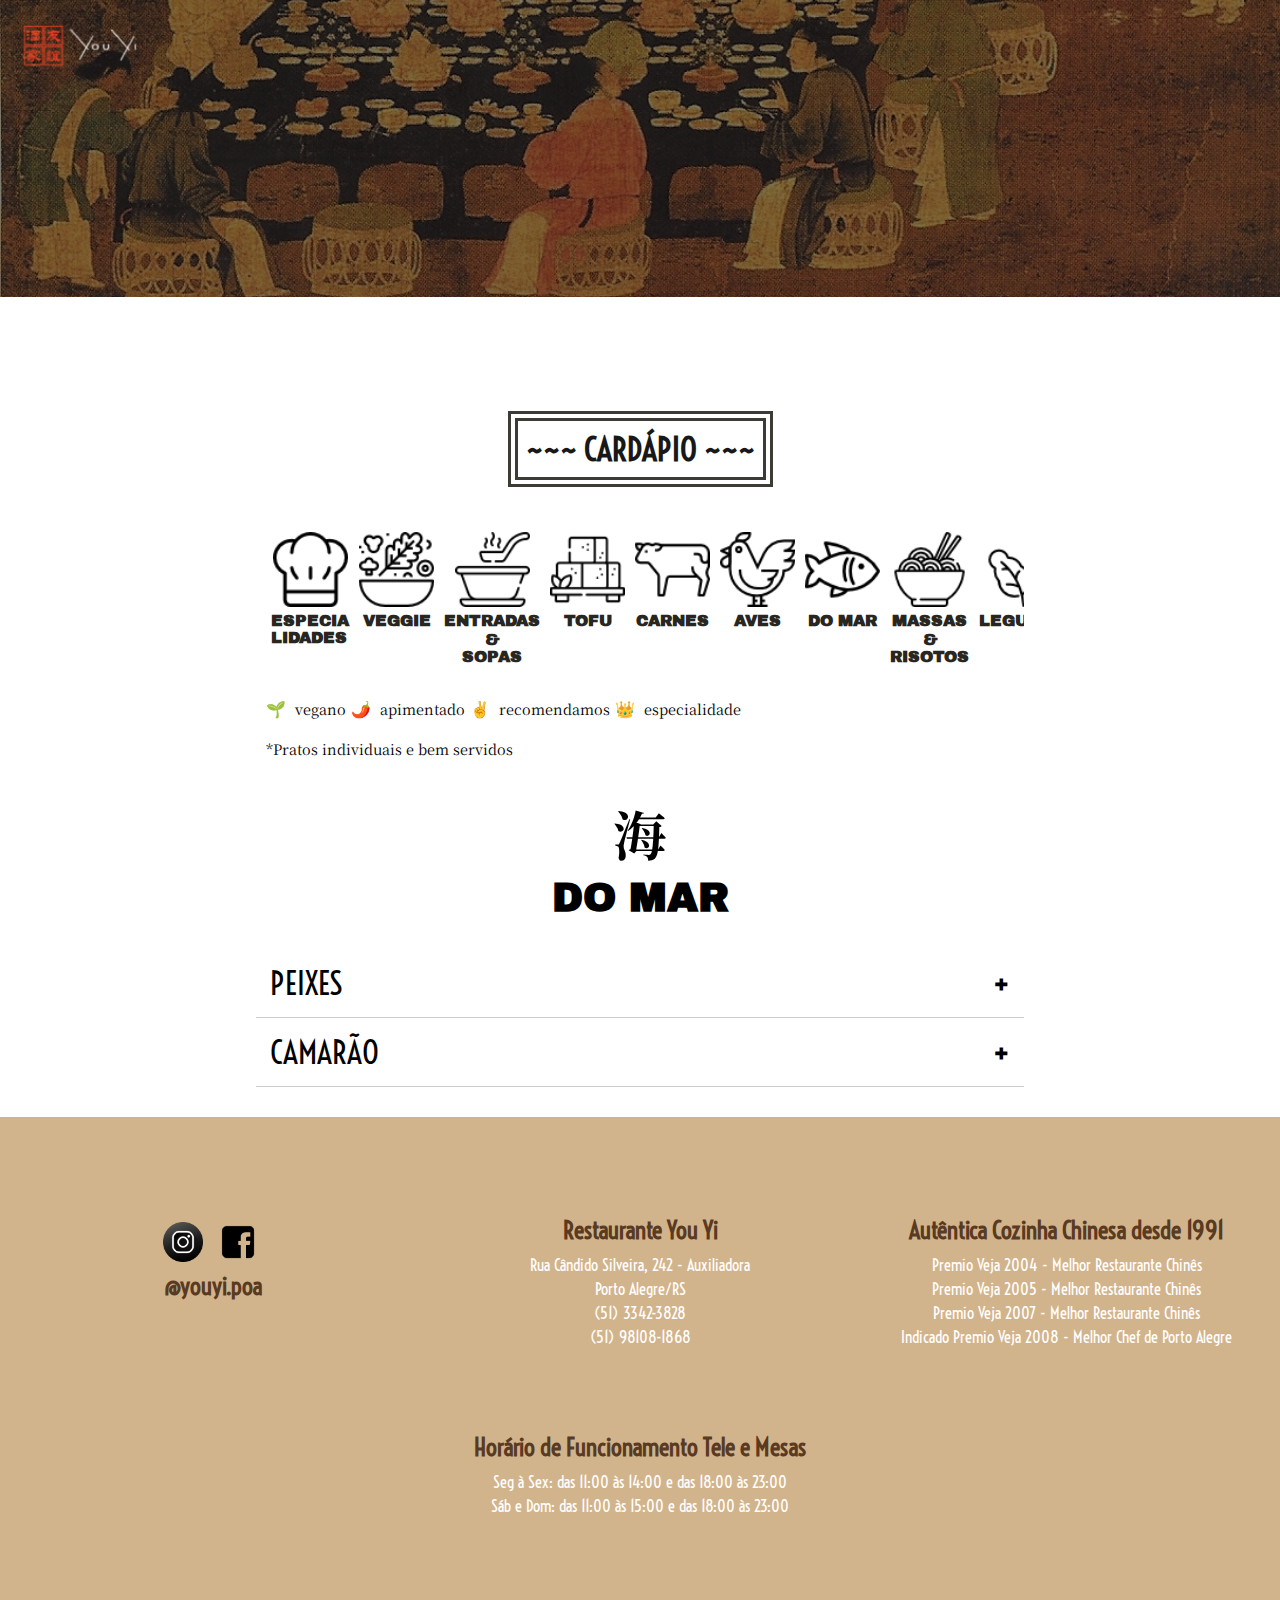
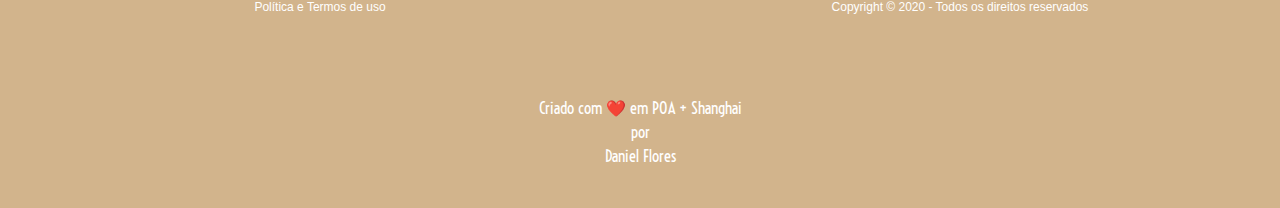
<file: cardapio/domar.html>
<!-- Designed by Daniel Flores (danielfloresdacunha@protonmail.com) -->
<html lang="pt_BR">
<head>
   
    <script type='application/ld+json'>
        {
          "@context": "http://www.schema.org",
          "@type": "Restaurant",
          "name": "You Yi",
          "servesCuisine": "chinese",
          "url": "www.youyi.com.br",
          "logo": "https://github.com/dan3s3/youyi-temp/blob/master/assets/images/logoy2.png",
          "priceRange": "$$",
          "image": "https://www.youyi.com.br/assets/images/logoy2.png",
          "description": "O restaurante You Yi serve a autêntica comida chinesa em Porto Alegre desde 1991. Vencedor do prêmio Veja Comer & Beber. Venha conhecer um pedacinho da China no Brasil, ou peça online e por nossa tele-entrega.",
          "address": {
             "@type": "PostalAddress",
             "streetAddress": "Rua Cândido Silveira, 242",
             "addressLocality": "Porto Alegre",
             "addressRegion": "Rio Grande do Sul",
             "postalCode": "90540-010",
             "addressCountry": "Brasil"
          },
          "hasMap": "https://g.page/youyi-poa?share",
           "openingHours": "Mo 11:00-23:00 Tu 11:00-23:00 We 11:00-23:00 Th 01:00-23:00 Fr 11:00-23:00 Sa 11:00-23:00 Su 11:00-23:00",
          "telephone": "+55 (51) 33423828"
        }
        </script>
    <meta charset="UTF-8">
    <meta name="viewport" content="width=device-width, initial-scale=1.0">
    <meta http-equiv="X-UA-Compatible" content="ie=edge">
    <meta name="author" content="Daniel Flores">
    <meta name="description" content="A rica e variada gastronomia chinesa é celebrada com devoção no You Yi desde 1991 pelas hábeis mãos do chef Rong Zhou Hua, nascido e formado em Shanghai. Sua esposa, Li Mei Yun, recebe os clientes com hospitalidade, trocando histórias com a clientela cativa. A casa serve ainda como um ponto de encontro da comunidade chinesa que, com saudade, saboreia as delícias da culinária típica das principais regiões do país, como Yangzhou, Cantão, Sichuan e Shandong">
    <meta name="keywords" content="comida chinesa, restaurante, delivery, tele-entrega, porto alegre">
    <title>Restaurante You Yi - Autêntica Cozinha Chinesa</title>
    <link rel="stylesheet" href="../cardapio.css" type="text/css">
    <link rel="preconnect" href="https://fonts.gstatic.com">
    <link href="https://fonts.googleapis.com/css2?family=Archivo+Black&family=Cardo:ital@0;1&family=Noto+Serif+SC:wght@200&family=Voltaire&display=swap" rel="stylesheet"> 
    <link href="./assets/assets/images/logo-novo-redondo.jpg" rel="icon">
    <!-- Global site tag (gtag.js) - Google Analytics -->
    <script async src="https://www.googletagmanager.com/gtag/js?id=UA-177541244-1">
    </script>
    <script>
      window.dataLayer = window.dataLayer || [];
      function gtag(){dataLayer.push(arguments);}
      gtag('js', new Date());
      gtag('config', 'UA-177541244-1');
    </script>
    <script
    src="https://code.jquery.com/jquery-3.4.1.slim.min.js"
    integrity="sha256-pasqAKBDmFT4eHoN2ndd6lN370kFiGUFyTiUHWhU7k8="
    crossorigin="anonymous"></script>
    <script> 
            $(function() {
            $(".toggle").on("click", function() {
                if ($(".item").hasClass("active")) {
                    $(".item").removeClass("active");
                } else {
                    $(".item").addClass("active");
                }
            });
        });
    </script>
    <!-- Global site tag (gtag.js) - Google Analytics -->
<script async src="https://www.googletagmanager.com/gtag/js?id=UA-177448791-1">
</script>
<script>
  window.dataLayer = window.dataLayer || [];
  function gtag(){dataLayer.push(arguments);}
  gtag('js', new Date());

  gtag('config', 'UA-177448791-1');
</script>
</head>
    <body>
    <!-- HEADER SECTION -->
    <header>
        <nav>
            <ul class="menu">
                <li class="logo"><a href="http://www.youyi.com.br"><div id="nu-logo"></div></a></li>
               <!--  <li class="item" id="m1"><a href="http://www.youyi.com.br/historia">História</a></li>
                <li class="item" id="m2"><a href="http://www.youyi.com.br/cardapio">Cardápio</a></li>
                <li class="item" id="m3"><a href="#mooncakes">Mooncakes</a></li>
                <li class="item" id="m4"><a href="#contato">Contato</a></li>
                <li class="item button"><a href="http://www.youyi.com.br" id="lang-pt">PT</a><span class="letter-spacer">|</span><a href="http://www.youyi.com.br/index-en.html" id="lang-en">EN</a><span class="letter-spacer">|</span><a href="#" id="lang-mand">中文</a></li>
                <!-- <li class="item button secondary" id="m5"><a href="https://totvsfood.ninegrid.com.br/retail/rvc/GJYC/MzcwNA==/">Peça Agora!</a></li> -->
                <li class="toggle"><span class="bars"></span></li>
            </ul>
        </nav>
    </header>
    <div class="hero"></div>
<!-- MAIN SECTION -->    
    <main>
        <div class="cat-container">
            <h1 class="cat-head-text">~~~ Cardápio ~~~</h1>
        </div>
        
<!-- Horizontal Scroll Menu -->

        <div class="scrolling-wrapper">
            <div class="card">
                <a href="./especialidades.html">
                    <div class="inner-wrapper">
                        <img src="../assets/images/icon-especialidades.png">
                        <h1>Especia<br>
                            lidades</h1>
                    </div>
                </a>
            </div>
            <div class="card">
                <a href="./vegetariano.html">
                    <div class="inner-wrapper">
                        <img src="../assets/images/icon-vegetariano.png">
                        <h1>Veggie</h1>
                    </div>
                </a>
            </div>
            <div class="card">
                <a href="./entradas.html">
                    <div class="inner-wrapper">
                        <img src="../assets/images/icon-hot-soup.png">
                        <h1>Entradas</h1>
                        <h1 class="centering">&</h1>
                        <h1 class="centering">Sopas</h1>
                    </div>
                </a>
            </div>
            <div class="card">
                <a href="./tofu.html">
                    <div class="inner-wrapper">
                        <img src="../assets/images/icon-tofu.png">
                        <h1>Tofu</h1>
                    </div>
                </a>
            </div>
            <div class="card">
                <a href="./carnes.html">
                    <div class="inner-wrapper">
                        <img src="../assets/images/icon-cow.png">
                        <h1>Carnes</h1>
                    </div>
                </a>
            </div>
            <div class="card">
                <a href="./aves.html">
                    <div class="inner-wrapper">
                        <img src="../assets/images/icon-chicken.png">
                        <h1>Aves</h1>
                    </div>
                </a>
            </div>
            <div class="card">
                <a href="./domar.html">
                    <div class="inner-wrapper">
                        <img src="../assets/images/icon-fish.png">
                        <h1>Do Mar</h1>
                    </div>
                </a>
            </div>
            <div class="card">
                <a href="./massas.html">
                    <div class="inner-wrapper">
                        <img src="../assets/images/icon-chinese-food.png">
                        <h1>Massas</h1>
                        <h1 class="centering">&</h1>
                        <h1 class="centering">Risotos</h1>
                    </div>
                </a>
            </div>
            <div class="card">
                <a href="./legumes.html">
                    <div class="inner-wrapper">
                        <img src="../assets/images/icon-vegetables.png">
                        <h1>Legumes</h1>
                    </div>
                </a>
            </div>
            <div class="card">
                <a href="./sobremesa.html">
                    <div class="inner-wrapper">
                        <img src="../assets/images/icon-ice-cream.png">
                        <h1>Sobremesas</h1>
                    </div>
                </a>
            </div>
            <!-- 
            <div class="card">
                <a href="./bebidas.html">
                    <div class="inner-wrapper">
                        <img src="../assets/images/icon-drink.png">
                        <h1>Bebidas</h1>
                    </div>
                </a>
            </div>
            -->
        </div>

<!-- Disclaimers -->
        <section class="disclaimer">
            <p><span class="bigger">🌱</span><span class="space"> vegano</span><span class="bigger">🌶️</span><span class="space"> apimentado</span><span class="bigger">✌️</span><span class="space"> recomendamos</span><span class="bigger">👑</span><span class="space"> especialidade</span></p>
            <p>*Pratos individuais e bem servidos</p>
            <!-- 
            <p><span class="bigger">🚲</span> Tele: tudo é preparado na hora e servido com o máximo de frescor na proposta original. Tentamos replicar essa filosofia na tele-entrega e a diferença é quase sempre imperceptível. Entretanto, observamos que alguns pratos podem sofrer leve alteração de consistência devido às condições de acondicionamento</p>
            -->
        </section>

            <!-- Current Category -->
            <h1 class="cat-mandarin">海</h1>
            <h1 class="cat-center">Do Mar</h2>
            
            <!-- Collapsible -->           
            <button class="collapsible">Peixes</button>
            <div class="content">
                <section class="menu-item">
                    <div class="inner-left">
                        <img src="../assets/images/item-142-linguado-cococurry2.jpg">
                    </div>
                    <div class="inner-right">
                        <h3>Filé de Linguado ao Molho de Coco e Curry</h3>
                        <span class="mandarin">椰子咖喱鱼</span>
                        <p>Filé de linguado recebe o clássico molho de coco e curry</p>
                    </div>
                </section>
                <section class="menu-item">
                    <div class="inner-left">
                        <img src="../assets/images/item-142-linguado-agridoce.jpg">
                    </div>
                    <div class="inner-right">
                        <h3>File de Linguado ao Molho Agridoce</h3>
                        <span class="mandarin">糖醋鱼</span><span class="space">👑</span>
                        <p>Filé de linguado coberto pelo clássico molho agridoce da casa</p>
                    </div>
                </section>
                    <section class="menu-item-b">
                        <div class="inner-left">
                            <img src="../assets/images/item-142-linguado-imperial.jpg">
                        </div>
                        <div class="inner-right">
                            <h3>File de Linguado ao Molho Imperial </h3>
                            <span class="mandarin">宫廷鱼</span>
                            <p>À base de molho agridoce, leva um suave toque cítrico e levemente apimentado</p>
                        </div>
                    </section>
                <section class="menu-item">
                    <div class="inner-left">
                        <img src="../assets/images/item-new-linguado-apimentado-1.jpg">
                    </div>
                    <div class="inner-right">
                        <h3>File de Linguado ao Molho Apimentado</h3>
                        <span class="mandarin">辣子鱼</span>
                        <p>Suave molho a base de tomate, levemente apimentado</p>
                    </div>
                </section>
                <section class="menu-item">
                    <div class="inner-left">
                        <img src="../assets/images/soon.png">
                    </div>
                    <div class="inner-right">
                        <h3>Peixe Inteiro Alho e Óleo</h3>
                        <span class="mandarin">蒜泥黄鱼</span>
                        <p>Pescada amarela inteira e fresca, de textura delicada, recebe um twist crocante ao alho oleo</p>
                    </div>
                </section>
                <section class="menu-item">
                    <div class="inner-left">
                        <img src="../assets/images/soon.png">
                    </div>
                    <div class="inner-right">
                        <h3>Peixe Inteiro Agridoce</h3>
                        <span class="mandarin">糖醋黄鱼</span>
                        <p>Pescada amarela inteira e fresca, de textura delicada, recebe um twist crocante com molho agridoce da casa </p>
                    </div>
                </section>
            </div>



            <button class="collapsible">Camarão</button>
            <div class="content">
                <section class="menu-item">
                    <div class="inner-left">
                        <img src="../assets/images/item-42-camarao-sake2.jpg">
                    </div>
                    <div class="inner-right">
                        <h3>Camarão Ao Molho Sakê</h3>
                        <span class="mandarin">清炒虾仁</span><span class="space">👑</span>
                        <p>Camarões salteados na wok ao molho sake </p>
                    </div>
                </section>
                <section class="menu-item">
                    <div class="inner-left">
                        <img src="../assets/images/item-43-camarao-apimentado.jpg">
                    </div>
                    <div class="inner-right">
                        <h3>Camarão Ao Molho Apimentado</h3>
                        <span class="mandarin">辣子虾仁</span>
                        <p>Camarões salteados na wok ao molho de tomate da casa, levemente apimentado </p>
                    </div>
                </section>
                <div class="headliner">
                    <section class="menu-item-b">
                        <div class="inner-left">
                            <img src="../assets/images/item-44-camarao-alhooleo.jpg">
                        </div>
                        <div class="inner-right">
                            <h3>Camarão Alho Óleo</h3>
                            <span class="mandarin">蒜泥虾仁</span><span class="space">✌️</span>
                            <p>Camarões crocantes no clássico alho e óleo chinês </p>
                        </div>
                    </section>
                </div>
                <section class="menu-item">
                    <div class="inner-left">
                        <img src="../assets/images/item-45-familia-feliz.jpg">
                    </div>
                    <div class="inner-right">
                        <h3>Família Feliz com Camarão, Frango, Carne e Legumes</h3>
                        <span class="mandarin">全家褔</span>
                        <p>Mix de carnes e camarão com legumes (brócolis, couve-flor, bambu e cenoura) ao molho chinês</p>
                    </div>
                </section>
                <section class="menu-item">
                    <div class="inner-left">
                        <img src="../assets/images/item-144-camarao-shangrila.jpg">
                    </div>
                    <div class="inner-right">
                        <h3>Camarão Shangri-La</h3>
                        <span class="mandarin">香辣凤尾虾</span>
                        <p>Camarões crocantes cobertos por mix de alho, gengibre, pimenta e gergelim </p>
                    </div>
                </section>
                <section class="menu-item">
                    <div class="inner-left">
                        <img src="../assets/images/item-145-camara-imperial.jpg">
                    </div>
                    <div class="inner-right">
                        <h3>Camarão Imperial</h3>
                        <span class="mandarin">宫廷凤尾虾</span>
                        <p>Camarões crocantes ao molho imperial (suave molho agridoce, levemente apimentado)</p>
                    </div>
                </section>
            </div>
        </main>
        
<!-- FOOTER SECTION -->
<footer id="contato">
    <section class="footer-l1-container">
        <div class="footer-l1">
            <ul class="medias">
                <li><a href="https://www.instagram.com/youyi.poa/"><img src="../assets/images/insta-novo.png"></a></li>
                <li><a href="https://www.facebook.com/youyi.poa/"><img src="../assets/images/face-novo.png"></a></li>
            </ul>
            <h4>@youyi.poa</h4>
        </div>
        <div class="footer-l1">
            <h4>Restaurante You Yi</h4>
            <address>
                <span>Rua Cândido Silveira, 242 - Auxiliadora<br>
                    Porto Alegre/RS<br>
                    <a href="tel:51-3342-3828">(51) 3342-3828</a><br>
                    <a href="tel:51-98108-1869">(51) 98108-1868</a></span>
            </address>
        </div>
        <div class="footer-l1">
            <h4>Autêntica Cozinha Chinesa desde 1991</h4>
            <ul>
                <li>Premio Veja 2004 - Melhor Restaurante Chinês</li>
                <li>Premio Veja 2005 - Melhor Restaurante Chinês</li>
                <li>Premio Veja 2007 - Melhor Restaurante Chinês</li>
                <li>Indicado Premio Veja 2008 - Melhor Chef de Porto Alegre</li>
            </ul>
        </div>
    </section>
    <section class="footer-l4-container">
        <div class="footer-l4">
            <h4 id="hours">Horário de Funcionamento Tele e Mesas</h4>
            <span>Seg à Sex: das <time>11:00</time> às <time>14:00</time> e das <time>18:00</time> às <time>23:00</time><br>
                Sáb e Dom: das <time>11:00</time> às <time>15:00</time> e das <time>18:00</time> às <time>23:00</time></span>
        </div>
    </section>
    <section class="footer-l2-container">
        <div class="footer-l2">
            <span><a href="#">Política e Termos de uso</a></span>
        </div>
        <div class="footer-l2" id="copyright">
            <span>Copyright © 2020 - Todos os direitos reservados</span>
        </div>
    </section>
    <div class="footer-l3">
        <span>Criado com ❤️ em POA + Shanghai<br>
              por<br>
              <a href="https://www.linkedin.com/in/danielfloresdacunha/" target="_blank">Daniel Flores</a></span>
    </div>
</footer>







        <script src="../scripts/scripts.js"></script>   
    </body>
</html>
</file>
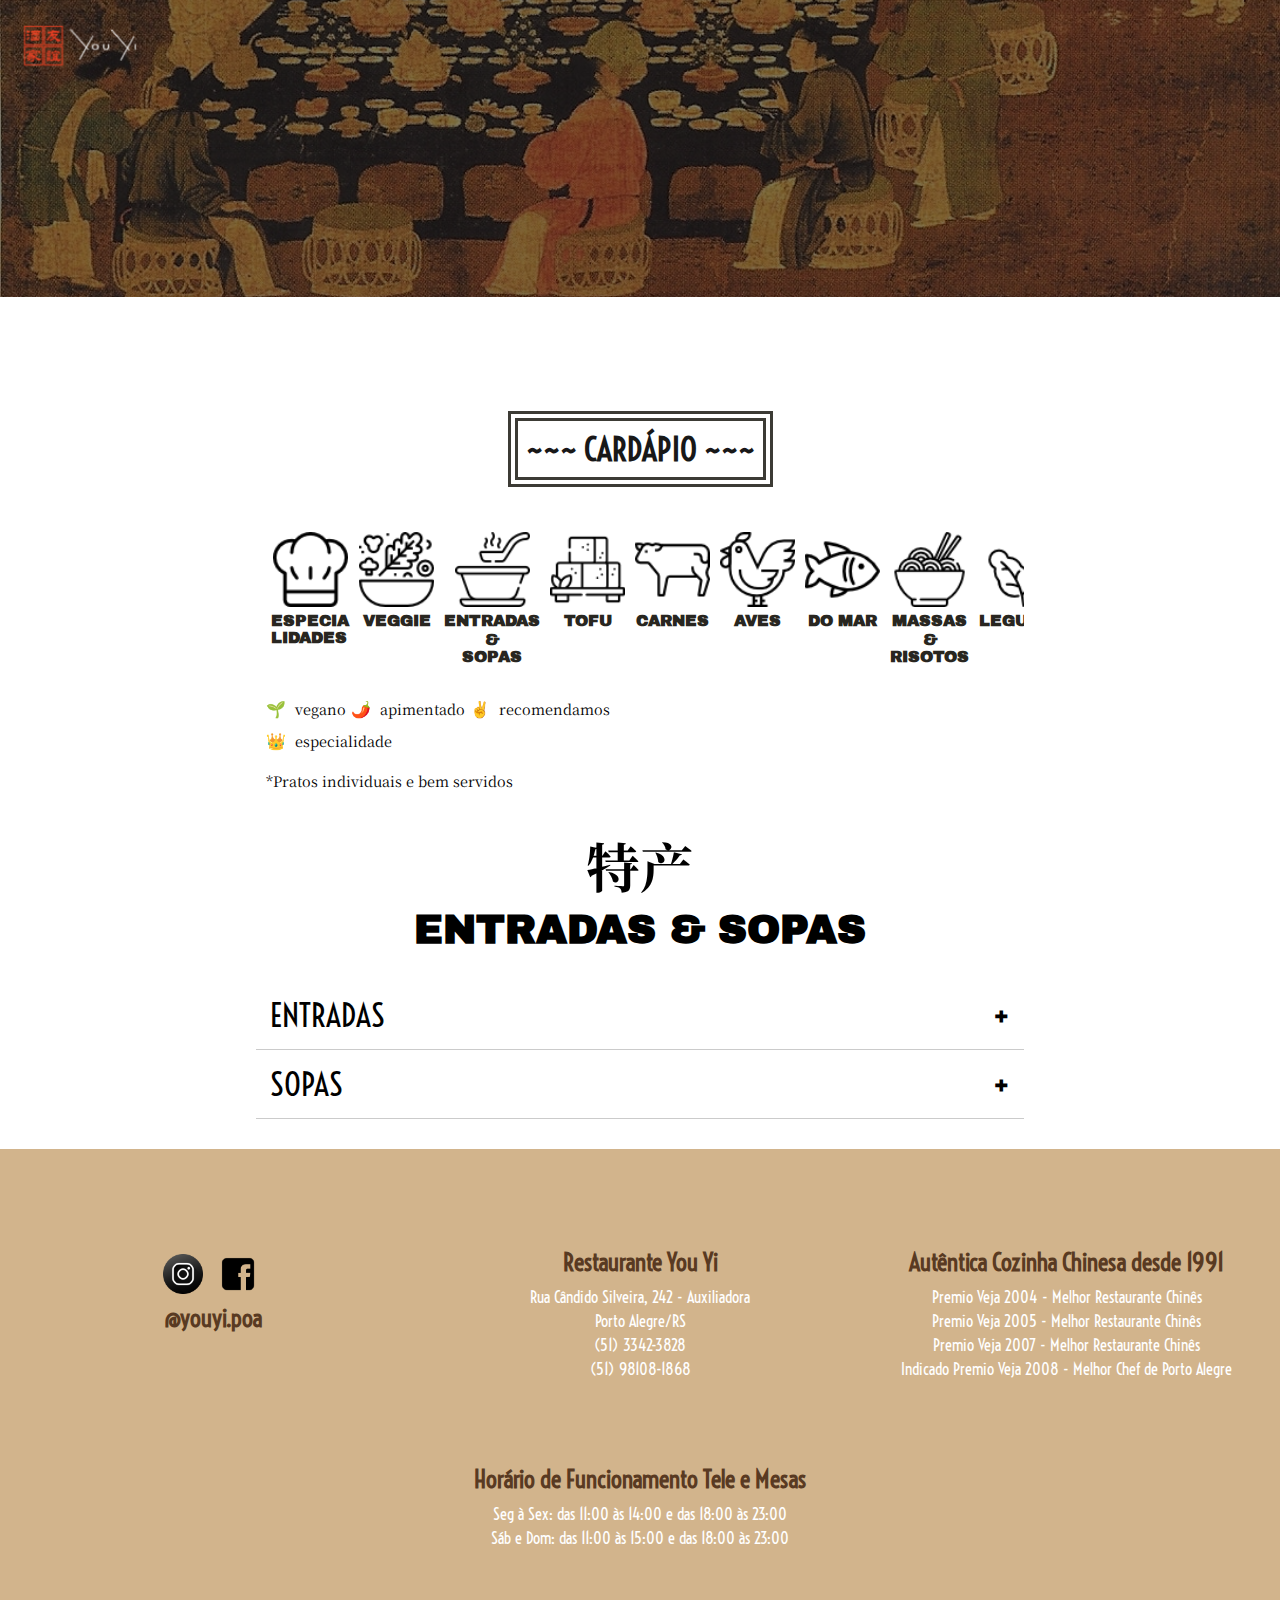
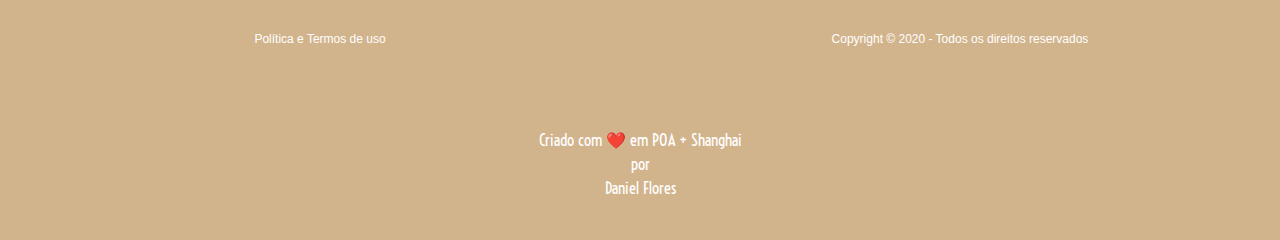
<file: cardapio/entradas.html>
<!-- Designed by Daniel Flores (danielfloresdacunha@protonmail.com) -->
<html lang="pt_BR">
<head>
   
    <script type='application/ld+json'>
        {
          "@context": "http://www.schema.org",
          "@type": "Restaurant",
          "name": "You Yi",
          "servesCuisine": "chinese",
          "url": "www.youyi.com.br",
          "logo": "https://github.com/dan3s3/youyi-temp/blob/master/assets/images/logoy2.png",
          "priceRange": "$$",
          "image": "https://www.youyi.com.br/assets/images/logoy2.png",
          "description": "O restaurante You Yi serve a autêntica comida chinesa em Porto Alegre desde 1991. Vencedor do prêmio Veja Comer & Beber. Venha conhecer um pedacinho da China no Brasil, ou peça online e por nossa tele-entrega.",
          "address": {
             "@type": "PostalAddress",
             "streetAddress": "Rua Cândido Silveira, 242",
             "addressLocality": "Porto Alegre",
             "addressRegion": "Rio Grande do Sul",
             "postalCode": "90540-010",
             "addressCountry": "Brasil"
          },
          "hasMap": "https://g.page/youyi-poa?share",
           "openingHours": "Mo 11:00-23:00 Tu 11:00-23:00 We 11:00-23:00 Th 01:00-23:00 Fr 11:00-23:00 Sa 11:00-23:00 Su 11:00-23:00",
          "telephone": "+55 (51) 33423828"
        }
        </script>
    <meta charset="UTF-8">
    <meta name="viewport" content="width=device-width, initial-scale=1.0">
    <meta http-equiv="X-UA-Compatible" content="ie=edge">
    <meta name="author" content="Daniel Flores">
    <meta name="description" content="A rica e variada gastronomia chinesa é celebrada com devoção no You Yi desde 1991 pelas hábeis mãos do chef Rong Zhou Hua, nascido e formado em Shanghai. Sua esposa, Li Mei Yun, recebe os clientes com hospitalidade, trocando histórias com a clientela cativa. A casa serve ainda como um ponto de encontro da comunidade chinesa que, com saudade, saboreia as delícias da culinária típica das principais regiões do país, como Yangzhou, Cantão, Sichuan e Shandong">
    <meta name="keywords" content="comida chinesa, restaurante, delivery, tele-entrega, porto alegre">
    <title>Restaurante You Yi - Autêntica Cozinha Chinesa</title>
    <link rel="stylesheet" href="../cardapio.css" type="text/css">
    <link rel="preconnect" href="https://fonts.gstatic.com">
    <link href="https://fonts.googleapis.com/css2?family=Archivo+Black&family=Cardo:ital@0;1&family=Noto+Serif+SC:wght@200&family=Voltaire&display=swap" rel="stylesheet"> 
    <link href="./assets/assets/images/logo-novo-redondo.jpg" rel="icon">
    <!-- Global site tag (gtag.js) - Google Analytics -->
    <script async src="https://www.googletagmanager.com/gtag/js?id=UA-177541244-1">
    </script>
    <script>
      window.dataLayer = window.dataLayer || [];
      function gtag(){dataLayer.push(arguments);}
      gtag('js', new Date());
      gtag('config', 'UA-177541244-1');
    </script>
    <script
    src="https://code.jquery.com/jquery-3.4.1.slim.min.js"
    integrity="sha256-pasqAKBDmFT4eHoN2ndd6lN370kFiGUFyTiUHWhU7k8="
    crossorigin="anonymous"></script>
    <script> 
            $(function() {
            $(".toggle").on("click", function() {
                if ($(".item").hasClass("active")) {
                    $(".item").removeClass("active");
                } else {
                    $(".item").addClass("active");
                }
            });
        });
    </script>
    <!-- Global site tag (gtag.js) - Google Analytics -->
<script async src="https://www.googletagmanager.com/gtag/js?id=UA-177448791-1">
</script>
<script>
  window.dataLayer = window.dataLayer || [];
  function gtag(){dataLayer.push(arguments);}
  gtag('js', new Date());

  gtag('config', 'UA-177448791-1');
</script>
</head>
    <body>
<!-- HEADER SECTION -->
<header>
    <nav>
        <ul class="menu">
            <li class="logo"><a href="http://www.youyi.com.br"><div id="nu-logo"></div></a></li>
           <!--  <li class="item" id="m1"><a href="http://www.youyi.com.br/historia">História</a></li>
            <li class="item" id="m2"><a href="http://www.youyi.com.br/cardapio">Cardápio</a></li>
            <li class="item" id="m3"><a href="#mooncakes">Mooncakes</a></li>
            <li class="item" id="m4"><a href="#contato">Contato</a></li>
            <li class="item button"><a href="http://www.youyi.com.br" id="lang-pt">PT</a><span class="letter-spacer">|</span><a href="http://www.youyi.com.br/index-en.html" id="lang-en">EN</a><span class="letter-spacer">|</span><a href="#" id="lang-mand">中文</a></li>
            <!-- <li class="item button secondary" id="m5"><a href="https://totvsfood.ninegrid.com.br/retail/rvc/GJYC/MzcwNA==/">Peça Agora!</a></li> -->
            <li class="toggle"><span class="bars"></span></li>
        </ul>
    </nav>
</header>
<div class="hero"></div>
<!-- MAIN SECTION -->    
<main>
    <div class="cat-container">
        <h1 class="cat-head-text">~~~ Cardápio ~~~</h1>
    </div>
    
<!-- Horizontal Scroll Menu -->

    <div class="scrolling-wrapper">
        <div class="card">
            <a href="./especialidades.html">
                <div class="inner-wrapper">
                    <img src="../assets/images/icon-especialidades.png">
                    <h1>Especia<br>
                        lidades</h1>
                </div>
            </a>
        </div>
        <div class="card">
            <a href="./vegetariano.html">
                <div class="inner-wrapper">
                    <img src="../assets/images/icon-vegetariano.png">
                    <h1>Veggie</h1>
                </div>
            </a>
        </div>
        <div class="card">
            <a href="./entradas.html">
                <div class="inner-wrapper">
                    <img src="../assets/images/icon-hot-soup.png">
                    <h1>Entradas</h1>
                    <h1 class="centering">&</h1>
                    <h1 class="centering">Sopas</h1>
                </div>
            </a>
        </div>
        <div class="card">
            <a href="./tofu.html">
                <div class="inner-wrapper">
                    <img src="../assets/images/icon-tofu.png">
                    <h1>Tofu</h1>
                </div>
            </a>
        </div>
        <div class="card">
            <a href="./carnes.html">
                <div class="inner-wrapper">
                    <img src="../assets/images/icon-cow.png">
                    <h1>Carnes</h1>
                </div>
            </a>
        </div>
        <div class="card">
            <a href="./aves.html">
                <div class="inner-wrapper">
                    <img src="../assets/images/icon-chicken.png">
                    <h1>Aves</h1>
                </div>
            </a>
        </div>
        <div class="card">
            <a href="./domar.html">
                <div class="inner-wrapper">
                    <img src="../assets/images/icon-fish.png">
                    <h1>Do Mar</h1>
                </div>
            </a>
        </div>
        <div class="card">
            <a href="./massas.html">
                <div class="inner-wrapper">
                    <img src="../assets/images/icon-chinese-food.png">
                    <h1>Massas</h1>
                    <h1 class="centering">&</h1>
                    <h1 class="centering">Risotos</h1>
                </div>
            </a>
        </div>
        <div class="card">
            <a href="./legumes.html">
                <div class="inner-wrapper">
                    <img src="../assets/images/icon-vegetables.png">
                    <h1>Legumes</h1>
                </div>
            </a>
        </div>
        <div class="card">
            <a href="./sobremesa.html">
                <div class="inner-wrapper">
                    <img src="../assets/images/icon-ice-cream.png">
                    <h1>Sobremesas</h1>
                </div>
            </a>
        </div>
        <!-- 
        <div class="card">
            <a href="./bebidas.html">
                <div class="inner-wrapper">
                    <img src="../assets/images/icon-drink.png">
                    <h1>Bebidas</h1>
                </div>
            </a>
        </div>
        -->
    </div>

<!-- Disclaimers -->
<section class="disclaimer">
    <p><span class="bigger">🌱</span><span class="space"> vegano</span><span class="bigger">🌶️</span><span class="space"> apimentado</span><span class="bigger">✌️</span><span class="space"> recomendamos</span></p>
    <p><span class="bigger">👑</span><span class="space"> especialidade</span></p>
    <p>*Pratos individuais e bem servidos</p>
    <!-- 
    <p><span class="bigger">🚲</span> Tele: tudo é preparado na hora e servido com o máximo de frescor na proposta original. Tentamos replicar essa filosofia na tele-entrega e a diferença é quase sempre imperceptível. Entretanto, observamos que alguns pratos podem sofrer leve alteração de consistência devido às condições de acondicionamento</p>
    -->
</section>

            <!-- Current Category -->
            <h1 class="cat-mandarin">特产</h1>
            <h1 class="cat-center">Entradas & Sopas</h2>
            
            <!-- Collapsible -->           
            <button class="collapsible">Entradas</button>
            <div class="content">
                <section class="menu-item">
                    <div class="inner-left">
                        <img src="../assets/images/item-1-meia-lua.jpg">
                    </div>
                    <div class="inner-right">
                        <h3>Meia Lua (12un)</h3>
                        <span class="mandarin">锅贴</span><span class="space">👑</span>
                        <p>Trouxinha de frango e gengibre, especialidade de Shanghai</p>
                    </div>
                </section>
                <section class="menu-item">
                    <div class="inner-left">
                        <img src="../assets/images/item-2-sholon.jpg">
                    </div>
                    <div class="inner-right">
                        <h3>Sholon (10un)</h3>
                        <span class="mandarin">小笼</span><span class="space">👑</span>
                        <p>Delicada trouxinha de porco e gengibre cozida ao vapor (famoso Xiao Long Bao), especialidade de Shanghai</p>
                    </div>
                </section>
                    <section class="menu-item-b">
                        <div class="inner-left">
                            <img src="../assets/images/item-101-dumpling.jpg">
                        </div>
                        <div class="inner-right">
                            <h3>Dumpling Vegetable (3un)</h3><span class="space">🌱</span>
                            <span class="mandarin">豆腐煲</span><span>✌️</span>
                            <p>Trouxinha de legumes e verduras com tofu seco e cogumelo shitake </p>
                        </div>
                    </section>
                <section class="menu-item">
                    <div class="inner-left">
                        <img src="../assets/images/item-4-dimsum.jpg">
                    </div>
                    <div class="inner-right">
                        <h3>Dim Sum (4un)</h3>
                        <span class="mandarin">豆腐煲</span>
                        <p>Trouxinha de frango e gengibre com camarão</p>
                    </div>
                </section>
                <div class="headliner">
                    <section class="menu-item">
                        <div class="inner-left">
                            <img src="../assets/images/item-3-camarao-empanado.jpg">
                        </div>
                        <div class="inner-right">
                            <h3>Camarão Empanado (8un)</h3>
                            <span class="mandarin">豆腐煲</span>
                            <p>Porção de camarões grandes acompanhados de molho agridoce</p>
                        </div>
                    </section>
                </div>
                <section class="menu-item">
                    <div class="inner-left">
                        <img src="../assets/images/item-5-rolinho.jpg">
                    </div>
                    <div class="inner-right">
                        <h3>Rolinho Primavera (2un)</h3>
                        <span class="mandarin">豆腐煲</span><span>✌️</span>
                        <p>Spring rolls de couve-chinesa e carne, servido com molho agridoce da casa</p>
                    </div>
                </section>
                <section class="menu-item">
                    <div class="inner-left">
                        <img src="../assets/images/item-108-wonton-frito-2.jpg">
                    </div>
                    <div class="inner-right">
                        <h3>Wonton Frito (12un)</h3>
                        <span class="mandarin">豆腐煲</span>
                        <p>Trouxinha de frango e gengibre acomoanhados de molho agridoce </p>
                    </div>
                </section>
                <section class="menu-item">
                    <div class="inner-left">
                        <img src="../assets/images/item-6-salada-pepino.jpg">
                    </div>
                    <div class="inner-right">
                        <h3>Pepino Agridoce </h3>
                        <span class="mandarin">豆腐煲</span><span class="space">🌱</span>
                        <p>Salada de pepino em conserva </p>
                    </div>
                </section>
                <section class="menu-item">
                    <div class="inner-left">
                        <img src="../assets/images/item-106-haitai.jpg">
                    </div>
                    <div class="inner-right">
                        <h3>Salada de Hai Tai</h3>
                        <span class="mandarin">豆腐煲</span><span class="space">🌱</span>
                        <p>Salada de Hai Tai (alga marinha) ao molho sweet and sour</p>
                    </div>
                </section>
            </div>

            <button class="collapsible">Sopas</button>
            <div class="content">
                <section class="menu-item">
                    <div class="inner-left">
                        <img src="../assets/images/item-7-sopa-trovao.jpg">
                    </div>
                    <div class="inner-right">
                        <h3>Sopa de Trovão c/ Camarão e Frango</h3>
                        <span class="mandarin">豆腐煲</span><span class="space">✌️</span>
                        <p>Tiras de frango c/ camarão e legumes no caldo de tomate da casa. Acompanha arroz pipoca</p>
                    </div>
                </section>
                <div class="headliner">
                    <section class="menu-item">
                        <div class="inner-left">
                            <img src="../assets/images/item-8-sopa-wonton.jpg">
                        </div>
                        <div class="inner-right">
                            <h3>Sopa de Wonton </h3>
                            <span class="mandarin">豆腐煲</span><span class="space">👑</span>
                            <p>Famosa sopa de Wonton, especialidade de Shanghai</p>
                        </div>
                    </section>
                </div>
                <section class="menu-item">
                    <div class="inner-left">
                        <img src="../assets/images/item-10-sopa-vinagre.jpg">
                    </div>
                    <div class="inner-right">
                        <h3>Sopa Especial c/ Vinagre e Pimenta</h3>
                        <span class="mandarin">豆腐煲</span>
                        <p>Sopa à Sichuan, famosa "hot and sour soup". Tiras de carne e tofu, camarão, cogumelo e brotos de bambu </p>
                    </div>
                </section>
                <section class="menu-item">
                    <div class="inner-left">
                        <img src="../assets/images/item-11-sopa-tofu-cogumelo.jpg">
                    </div>
                    <div class="inner-right">
                        <h3>Sopa de Tofu c/ Cogumelo e Bambu</h3>
                        <span class="mandarin">豆腐煲</span>
                        <p>Sopa low-calorie de tofu com cogumelo e bambu no caldo caseiro da casa </p>
                    </div>
                </section>
                <section class="menu-item">
                    <div class="inner-left">
                        <img src="../assets/images/soon.png">
                    </div>
                    <div class="inner-right">
                        <h3>Sopa de Massa Transparente c/ Lombinho</h3>
                        <span class="mandarin">豆腐煲</span>
                        <p>Tradicional sopa de massa transparente (mung bean noodles) no caldo caseiro da casa </p>
                    </div>
                </section>
                <section class="menu-item">
                    <div class="inner-left">
                        <img src="../assets/images/soon.png">
                    </div>
                    <div class="inner-right">
                        <h3>Sopa de Frango c/ Cogumelo e Bambu</h3>
                        <span class="mandarin">豆腐煲</span>
                        <p>Sopa low-carb de frango com cogumelo e bambu no caldo caseiro da casa </p>
                    </div>
                </section>
            </div>








        </main>
        
<!-- FOOTER SECTION -->
<footer id="contato">
    <section class="footer-l1-container">
        <div class="footer-l1">
            <ul class="medias">
                <li><a href="https://www.instagram.com/youyi.poa/"><img src="../assets/images/insta-novo.png"></a></li>
                <li><a href="https://www.facebook.com/youyi.poa/"><img src="../assets/images/face-novo.png"></a></li>
            </ul>
            <h4>@youyi.poa</h4>
        </div>
        <div class="footer-l1">
            <h4>Restaurante You Yi</h4>
            <address>
                <span>Rua Cândido Silveira, 242 - Auxiliadora<br>
                    Porto Alegre/RS<br>
                    <a href="tel:51-3342-3828">(51) 3342-3828</a><br>
                    <a href="tel:51-98108-1869">(51) 98108-1868</a></span>
            </address>
        </div>
        <div class="footer-l1">
            <h4>Autêntica Cozinha Chinesa desde 1991</h4>
            <ul>
                <li>Premio Veja 2004 - Melhor Restaurante Chinês</li>
                <li>Premio Veja 2005 - Melhor Restaurante Chinês</li>
                <li>Premio Veja 2007 - Melhor Restaurante Chinês</li>
                <li>Indicado Premio Veja 2008 - Melhor Chef de Porto Alegre</li>
            </ul>
        </div>
    </section>
    <section class="footer-l4-container">
        <div class="footer-l4">
            <h4 id="hours">Horário de Funcionamento Tele e Mesas</h4>
            <span>Seg à Sex: das <time>11:00</time> às <time>14:00</time> e das <time>18:00</time> às <time>23:00</time><br>
                Sáb e Dom: das <time>11:00</time> às <time>15:00</time> e das <time>18:00</time> às <time>23:00</time></span>
        </div>
    </section>
    <section class="footer-l2-container">
        <div class="footer-l2">
            <span><a href="#">Política e Termos de uso</a></span>
        </div>
        <div class="footer-l2" id="copyright">
            <span>Copyright © 2020 - Todos os direitos reservados</span>
        </div>
    </section>
    <div class="footer-l3">
        <span>Criado com ❤️ em POA + Shanghai<br>
              por<br>
              <a href="https://www.linkedin.com/in/danielfloresdacunha/" target="_blank">Daniel Flores</a></span>
    </div>
</footer>







        <script src="../scripts/scripts.js"></script>   
    </body>
</html>
</file>
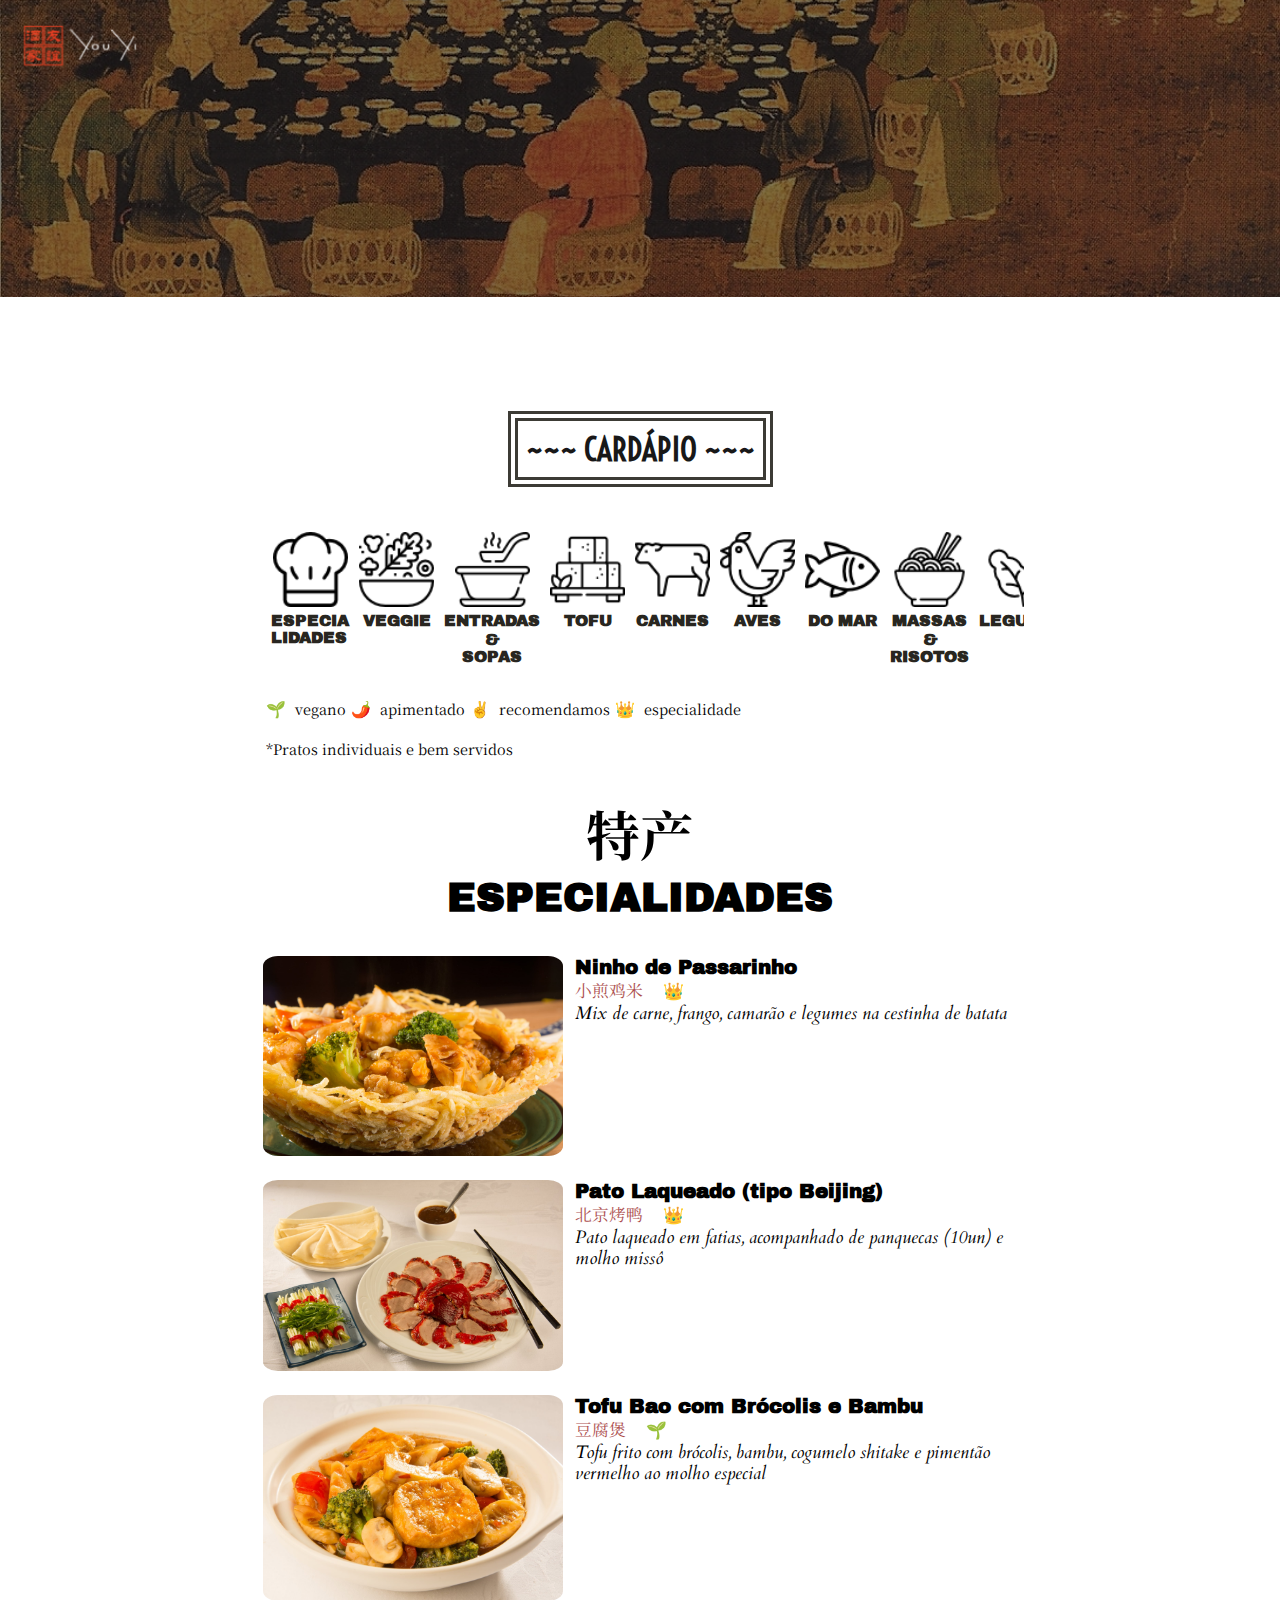
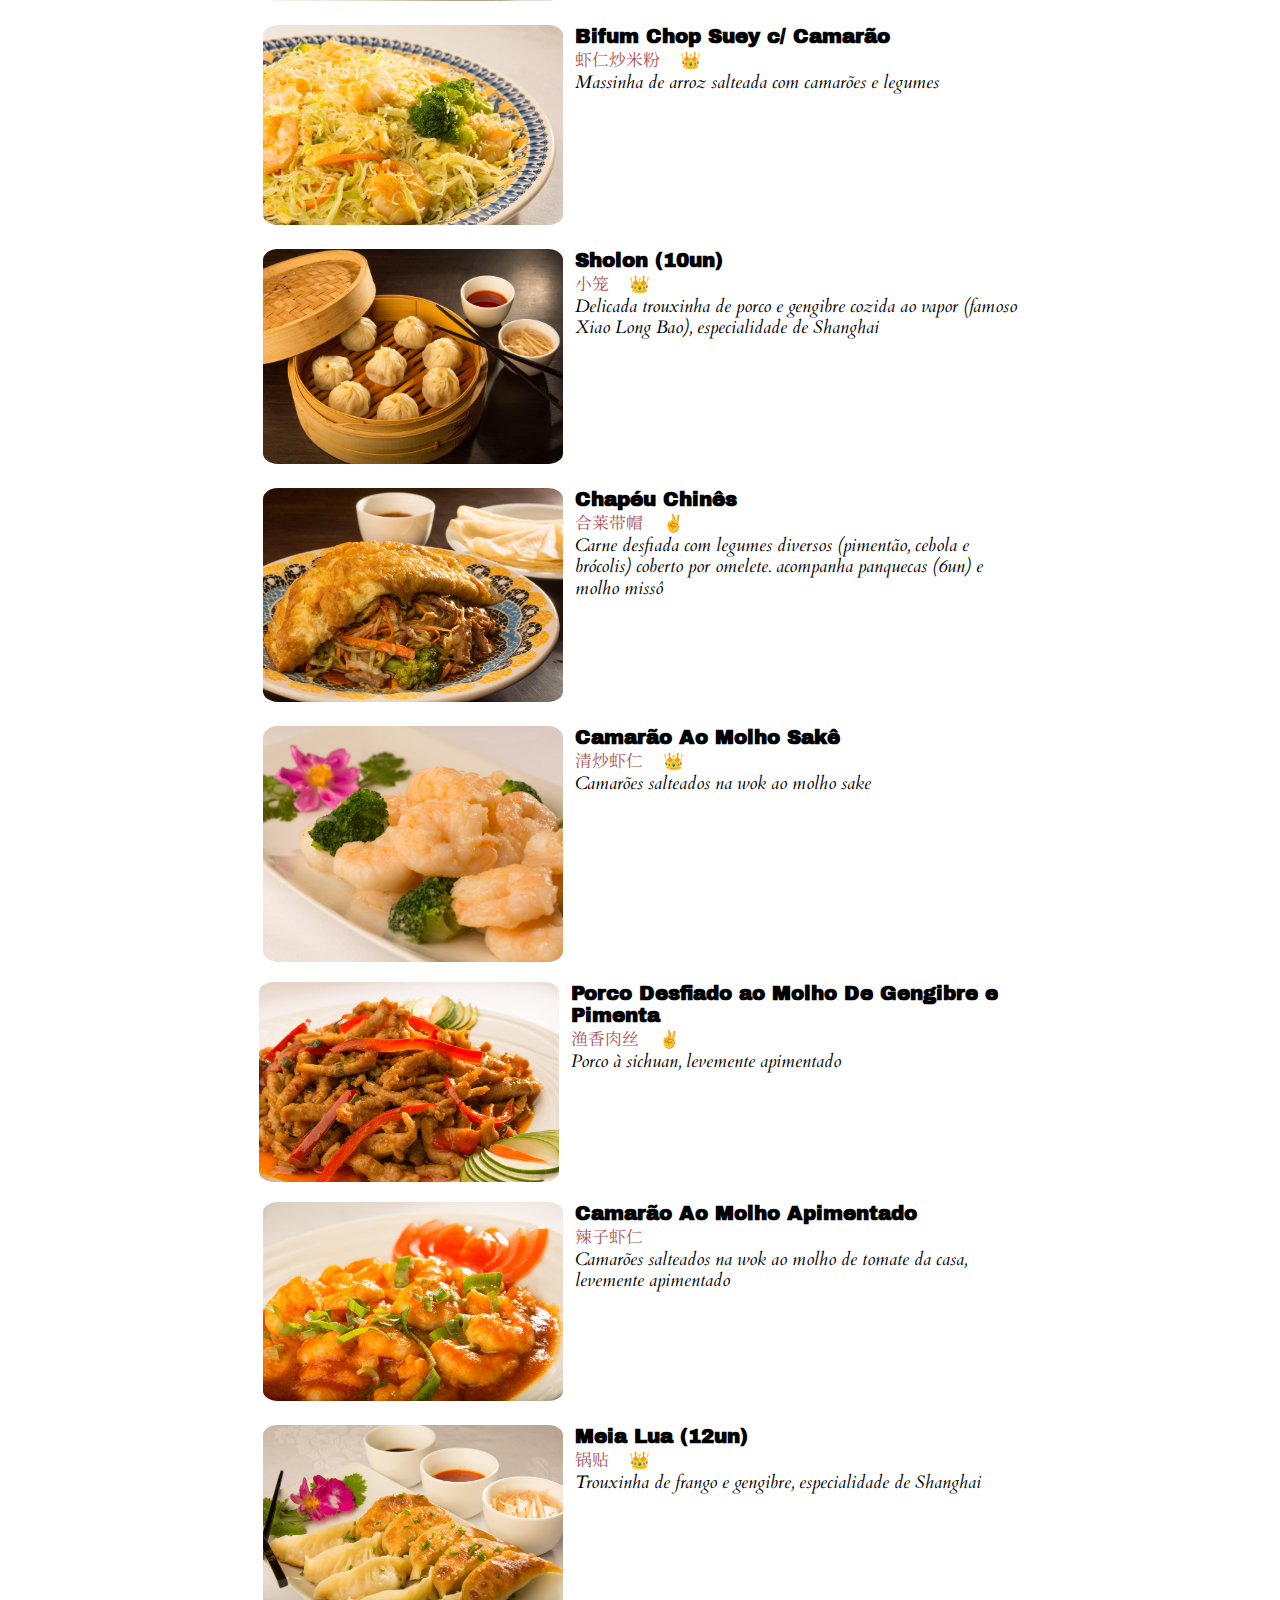
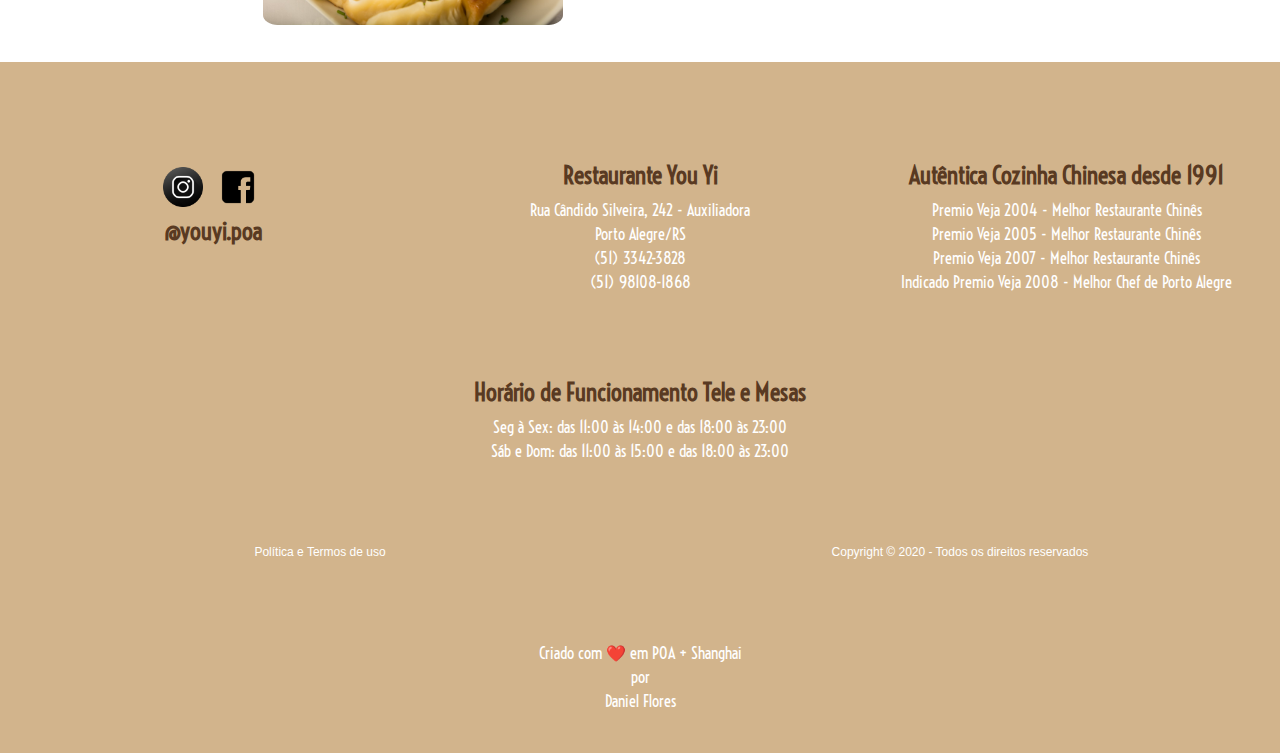
<file: cardapio/especialidades.html>
<!-- Designed by Daniel Flores (danielfloresdacunha@protonmail.com) -->
<html lang="pt_BR">
<head>
    
    <script type='application/ld+json'>
        {
          "@context": "http://www.schema.org",
          "@type": "Restaurant",
          "name": "You Yi",
          "servesCuisine": "chinese",
          "url": "www.youyi.com.br",
          "logo": "https://github.com/dan3s3/youyi-temp/blob/master/assets/images/logoy2.png",
          "priceRange": "$$",
          "image": "https://www.youyi.com.br/assets/images/logoy2.png",
          "description": "O restaurante You Yi serve a autêntica comida chinesa em Porto Alegre desde 1991. Vencedor do prêmio Veja Comer & Beber. Venha conhecer um pedacinho da China no Brasil, ou peça online e por nossa tele-entrega.",
          "address": {
             "@type": "PostalAddress",
             "streetAddress": "Rua Cândido Silveira, 242",
             "addressLocality": "Porto Alegre",
             "addressRegion": "Rio Grande do Sul",
             "postalCode": "90540-010",
             "addressCountry": "Brasil"
          },
          "hasMap": "https://g.page/youyi-poa?share",
           "openingHours": "Mo 11:00-23:00 Tu 11:00-23:00 We 11:00-23:00 Th 01:00-23:00 Fr 11:00-23:00 Sa 11:00-23:00 Su 11:00-23:00",
          "telephone": "+55 (51) 33423828"
        }
        </script>
    <meta charset="UTF-8">
    <meta name="viewport" content="width=device-width, initial-scale=1.0">
    <meta http-equiv="X-UA-Compatible" content="ie=edge">
    <meta name="author" content="Daniel Flores">
    <meta name="description" content="A rica e variada gastronomia chinesa é celebrada com devoção no You Yi desde 1991 pelas hábeis mãos do chef Rong Zhou Hua, nascido e formado em Shanghai. Sua esposa, Li Mei Yun, recebe os clientes com hospitalidade, trocando histórias com a clientela cativa. A casa serve ainda como um ponto de encontro da comunidade chinesa que, com saudade, saboreia as delícias da culinária típica das principais regiões do país, como Yangzhou, Cantão, Sichuan e Shandong">
    <meta name="keywords" content="comida chinesa, restaurante, delivery, tele-entrega, porto alegre">
    <title>Restaurante You Yi - Autêntica Cozinha Chinesa</title>
    <link rel="stylesheet" href="../cardapio.css" type="text/css">
    <link rel="preconnect" href="https://fonts.gstatic.com">
    <link href="https://fonts.googleapis.com/css2?family=Archivo+Black&family=Cardo:ital@0;1&family=Noto+Serif+SC:wght@200&family=Voltaire&display=swap" rel="stylesheet"> 
    <link href="./assets/assets/images/logo-novo-redondo.jpg" rel="icon">
    <!-- Global site tag (gtag.js) - Google Analytics -->
    <script async src="https://www.googletagmanager.com/gtag/js?id=UA-177541244-1">
    </script>
    <script>
      window.dataLayer = window.dataLayer || [];
      function gtag(){dataLayer.push(arguments);}
      gtag('js', new Date());
      gtag('config', 'UA-177541244-1');
    </script>
    <script
    src="https://code.jquery.com/jquery-3.4.1.slim.min.js"
    integrity="sha256-pasqAKBDmFT4eHoN2ndd6lN370kFiGUFyTiUHWhU7k8="
    crossorigin="anonymous"></script>
    <script> 
            $(function() {
            $(".toggle").on("click", function() {
                if ($(".item").hasClass("active")) {
                    $(".item").removeClass("active");
                } else {
                    $(".item").addClass("active");
                }
            });
        });
    </script>
    <!-- Global site tag (gtag.js) - Google Analytics -->
<script async src="https://www.googletagmanager.com/gtag/js?id=UA-177448791-1">
</script>
<script>
  window.dataLayer = window.dataLayer || [];
  function gtag(){dataLayer.push(arguments);}
  gtag('js', new Date());

  gtag('config', 'UA-177448791-1');
</script>
</head>
    <body>
<!-- HEADER SECTION -->
<header>
    <nav>
        <ul class="menu">
            <li class="logo"><a href="http://www.youyi.com.br"><div id="nu-logo"></div></a></li>
            <!-- <li class="item" id="m1"><a href="http://www.youyi.com.br/historia">História</a></li>
            <li class="item" id="m2"><a href="http://www.youyi.com.br/cardapio">Cardápio</a></li>
            <li class="item" id="m3"><a href="#mooncakes">Mooncakes</a></li>
            <li class="item" id="m4"><a href="#contato">Contato</a></li>
            <li class="item button"><a href="http://www.youyi.com.br" id="lang-pt">PT</a><span class="letter-spacer">|</span><a href="http://www.youyi.com.br/index-en.html" id="lang-en">EN</a><span class="letter-spacer">|</span><a href="#" id="lang-mand">中文</a></li>
            <!-- <li class="item button secondary" id="m5"><a href="https://totvsfood.ninegrid.com.br/retail/rvc/GJYC/MzcwNA==/">Peça Agora!</a></li> -->
            <li class="toggle"><span class="bars"></span></li>
        </ul>
    </nav>
</header>
<div class="hero"></div>
<!-- MAIN SECTION -->    
<main>
    <div class="cat-container">
        <h1 class="cat-head-text">~~~ Cardápio ~~~</h1>
    </div>
    
<!-- Horizontal Scroll Menu -->

    <div class="scrolling-wrapper">
        <div class="card">
            <a href="./especialidades.html">
                <div class="inner-wrapper">
                    <img src="../assets/images/icon-especialidades.png">
                    <h1>Especia<br>
                        lidades</h1>
                </div>
            </a>
        </div>
        <div class="card">
            <a href="./vegetariano.html">
                <div class="inner-wrapper">
                    <img src="../assets/images/icon-vegetariano.png">
                    <h1>Veggie</h1>
                </div>
            </a>
        </div>
        <div class="card">
            <a href="./entradas.html">
                <div class="inner-wrapper">
                    <img src="../assets/images/icon-hot-soup.png">
                    <h1>Entradas</h1>
                    <h1 class="centering">&</h1>
                    <h1 class="centering">Sopas</h1>
                </div>
            </a>
        </div>
        <div class="card">
            <a href="./tofu.html">
                <div class="inner-wrapper">
                    <img src="../assets/images/icon-tofu.png">
                    <h1>Tofu</h1>
                </div>
            </a>
        </div>
        <div class="card">
            <a href="./carnes.html">
                <div class="inner-wrapper">
                    <img src="../assets/images/icon-cow.png">
                    <h1>Carnes</h1>
                </div>
            </a>
        </div>
        <div class="card">
            <a href="./aves.html">
                <div class="inner-wrapper">
                    <img src="../assets/images/icon-chicken.png">
                    <h1>Aves</h1>
                </div>
            </a>
        </div>
        <div class="card">
            <a href="./domar.html">
                <div class="inner-wrapper">
                    <img src="../assets/images/icon-fish.png">
                    <h1>Do Mar</h1>
                </div>
            </a>
        </div>
        <div class="card">
            <a href="./massas.html">
                <div class="inner-wrapper">
                    <img src="../assets/images/icon-chinese-food.png">
                    <h1>Massas</h1>
                    <h1 class="centering">&</h1>
                    <h1 class="centering">Risotos</h1>
                </div>
            </a>
        </div>
        <div class="card">
            <a href="./legumes.html">
                <div class="inner-wrapper">
                    <img src="../assets/images/icon-vegetables.png">
                    <h1>Legumes</h1>
                </div>
            </a>
        </div>
        <div class="card">
            <a href="./sobremesa.html">
                <div class="inner-wrapper">
                    <img src="../assets/images/icon-ice-cream.png">
                    <h1>Sobremesas</h1>
                </div>
            </a>
        </div>
        <!-- 
        <div class="card">
            <a href="./bebidas.html">
                <div class="inner-wrapper">
                    <img src="../assets/images/icon-drink.png">
                    <h1>Bebidas</h1>
                </div>
            </a>
        </div>
        -->
    </div>

<!-- Disclaimers -->
    <section class="disclaimer">
        <p><span class="bigger">🌱</span><span class="space"> vegano</span><span class="bigger">🌶️</span><span class="space"> apimentado</span><span class="bigger">✌️</span><span class="space"> recomendamos</span><span class="bigger">👑</span><span class="space"> especialidade</span></p>
        <p>*Pratos individuais e bem servidos</p>
        <!-- 
        <p><span class="bigger">🚲</span> Tele: tudo é preparado na hora e servido com o máximo de frescor na proposta original. Tentamos replicar essa filosofia na tele-entrega e a diferença é quase sempre imperceptível. Entretanto, observamos que alguns pratos podem sofrer leve alteração de consistência devido às condições de acondicionamento</p>
        -->
    </section>

            <!-- Current Category -->
            <h1 class="cat-mandarin">特产</h1>
            <h1 class="cat-center">Especialidades</h2>
            
            <!-- Collapsible -->           
        <div class="single-back">
            <section class="menu-item">
                <div class="inner-left">
                    <img src="../assets/images/item-new-ninho-nova-1.jpg">
                </div>
                <div class="inner-right">
                    <h3>Ninho de Passarinho</h3>
                    <span class="mandarin">小煎鸡米</span><span class="space">👑</span>
                    <p>Mix de carne, frango, camarão e legumes na cestinha de batata </p>
                </div>
            </section>
            <section class="menu-item">
                <div class="inner-left">
                    <img src="../assets/images/item-13-pato-laqueado.jpg">
                </div>
                <div class="inner-right">
                    <h3>Pato Laqueado (tipo Beijing)</h3>
                    <span class="mandarin">北京烤鸭</span><span class="space">👑</span>
                    <p>Pato laqueado em fatias, acompanhado de panquecas (10un) e molho missô </p>
                </div>
            </section>
            <section class="menu-item">
                <div class="inner-left">
                    <img src="../assets/images/item-49-tofubao-brocolis.jpg">
                </div>
                <div class="inner-right">
                    <h3>Tofu Bao com Brócolis e Bambu </h3>
                    <span class="mandarin">豆腐煲</span><span class="space">🌱</span>
                    <p>Tofu frito com brócolis, bambu, cogumelo shitake e pimentão vermelho ao molho especial</p>
                </div>
            </section>
            <section class="menu-item">
                <div class="inner-left">
                    <img src="../assets/images/item-61-bifum-camarao.jpg">
                </div>
                <div class="inner-right">
                    <h3>Bifum Chop Suey c/ Camarão</h3>
                    <span class="mandarin">虾仁炒米粉</span><span class="space">👑</span>
                    <p>Massinha de arroz salteada com camarões e legumes </p>
                </div>
            </section>
            <section class="menu-item">
                <div class="inner-left">
                    <img src="../assets/images/item-2-sholon.jpg">
                </div>
                <div class="inner-right">
                    <h3>Sholon (10un)</h3>
                    <span class="mandarin">小笼</span><span class="space">👑</span>
                    <p>Delicada trouxinha de porco e gengibre cozida ao vapor (famoso Xiao Long Bao), especialidade de Shanghai</p>
                </div>
            </section>
            <section class="menu-item">
                <div class="inner-left">
                    <img src="../assets/images/item-32-chapeu.jpg">
                </div>
                <div class="inner-right">
                    <h3>Chapéu Chinês</h3>
                    <span class="mandarin">合莱带帽</span><span class="space">✌️</span>
                    <p>Carne desfiada com legumes diversos (pimentão, cebola e brócolis) coberto por omelete. acompanha panquecas (6un) e molho missô </p>
                </div>
            </section>
            <section class="menu-item">
                <div class="inner-left">
                    <img src="../assets/images/item-42-camarao-sake2.jpg">
                </div>
                <div class="inner-right">
                    <h3>Camarão Ao Molho Sakê</h3>
                    <span class="mandarin">清炒虾仁</span><span class="space">👑</span>
                    <p>Camarões salteados na wok ao molho sake </p>
                </div>
            </section>
            <section class="menu-item-b">
                <div class="inner-left">
                    <img src="../assets/images/item-35-porco-gengibrepimenta.jpg">
                </div>
                <div class="inner-right">
                    <h3>Porco Desfiado ao Molho De Gengibre e Pimenta</h3>
                    <span class="mandarin">渔香肉丝</span><span class="space">✌️</span>
                    <p>Porco à sichuan, levemente apimentado </p>
                </div>
            </section>
            <section class="menu-item">
                <div class="inner-left">
                    <img src="../assets/images/item-43-camarao-apimentado.jpg">
                </div>
                <div class="inner-right">
                    <h3>Camarão Ao Molho Apimentado</h3>
                    <span class="mandarin">辣子虾仁</span>
                    <p>Camarões salteados na wok ao molho de tomate da casa, levemente apimentado</p>
                </div>
            </section>
            <section class="menu-item">
                <div class="inner-left">
                    <img src="../assets/images/item-1-meia-lua.jpg">
                </div>
                <div class="inner-right">
                    <h3>Meia Lua (12un)</h3>
                    <span class="mandarin">锅贴</span><span class="space">👑</span>
                    <p>Trouxinha de frango e gengibre, especialidade de Shanghai </p>
                </div>
            </section>
        </div>    
        </main>
        
<!-- FOOTER SECTION -->
<footer id="contato">
    <section class="footer-l1-container">
        <div class="footer-l1">
            <ul class="medias">
                <li><a href="https://www.instagram.com/youyi.poa/"><img src="../assets/images/insta-novo.png"></a></li>
                <li><a href="https://www.facebook.com/youyi.poa/"><img src="../assets/images/face-novo.png"></a></li>
            </ul>
            <h4>@youyi.poa</h4>
        </div>
        <div class="footer-l1">
            <h4>Restaurante You Yi</h4>
            <address>
                <span>Rua Cândido Silveira, 242 - Auxiliadora<br>
                    Porto Alegre/RS<br>
                    <a href="tel:51-3342-3828">(51) 3342-3828</a><br>
                    <a href="tel:51-98108-1869">(51) 98108-1868</a></span>
            </address>
        </div>
        <div class="footer-l1">
            <h4>Autêntica Cozinha Chinesa desde 1991</h4>
            <ul>
                <li>Premio Veja 2004 - Melhor Restaurante Chinês</li>
                <li>Premio Veja 2005 - Melhor Restaurante Chinês</li>
                <li>Premio Veja 2007 - Melhor Restaurante Chinês</li>
                <li>Indicado Premio Veja 2008 - Melhor Chef de Porto Alegre</li>
            </ul>
        </div>
    </section>
    <section class="footer-l4-container">
        <div class="footer-l4">
            <h4 id="hours">Horário de Funcionamento Tele e Mesas</h4>
            <span>Seg à Sex: das <time>11:00</time> às <time>14:00</time> e das <time>18:00</time> às <time>23:00</time><br>
                Sáb e Dom: das <time>11:00</time> às <time>15:00</time> e das <time>18:00</time> às <time>23:00</time></span>
        </div>
    </section>
    <section class="footer-l2-container">
        <div class="footer-l2">
            <span><a href="#">Política e Termos de uso</a></span>
        </div>
        <div class="footer-l2" id="copyright">
            <span>Copyright © 2020 - Todos os direitos reservados</span>
        </div>
    </section>
    <div class="footer-l3">
        <span>Criado com ❤️ em POA + Shanghai<br>
              por<br>
              <a href="https://www.linkedin.com/in/danielfloresdacunha/" target="_blank">Daniel Flores</a></span>
    </div>
</footer>







        <script src="../scripts/scripts.js"></script>   
    </body>
</html>
</file>
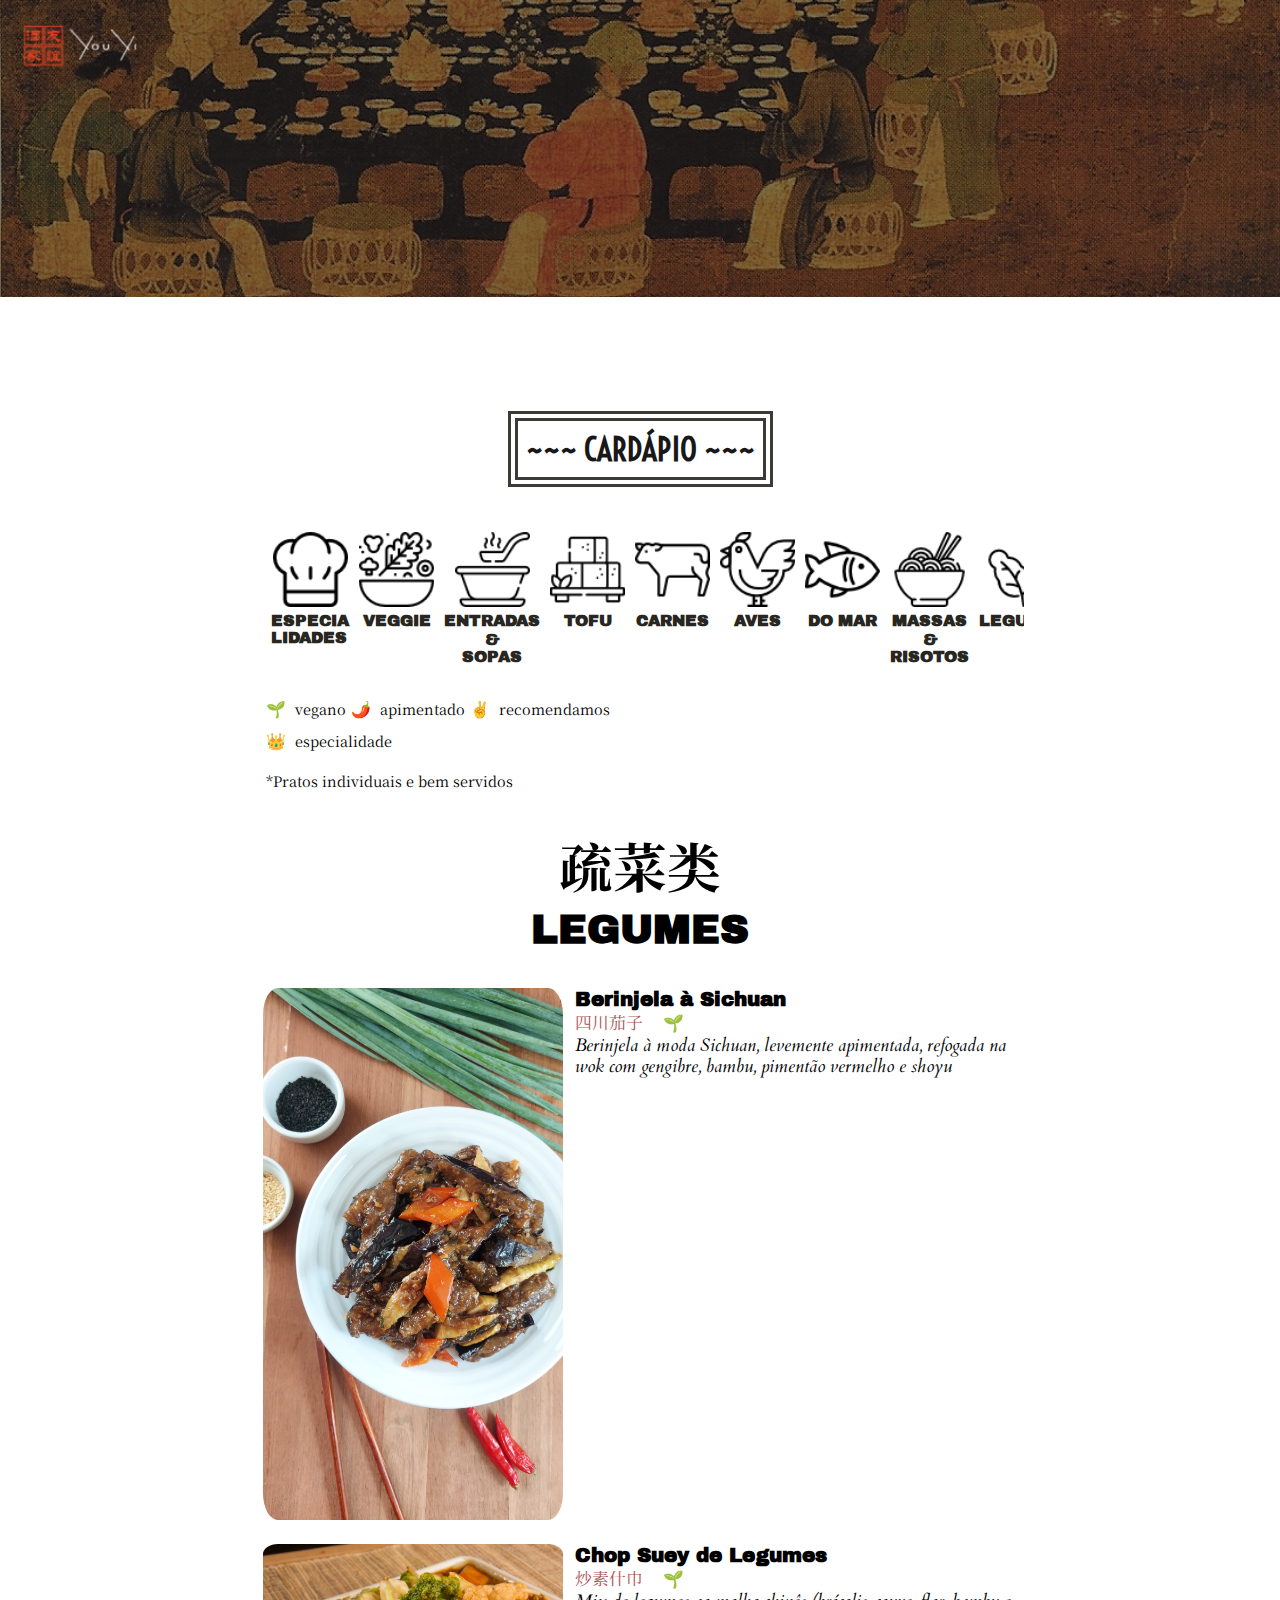
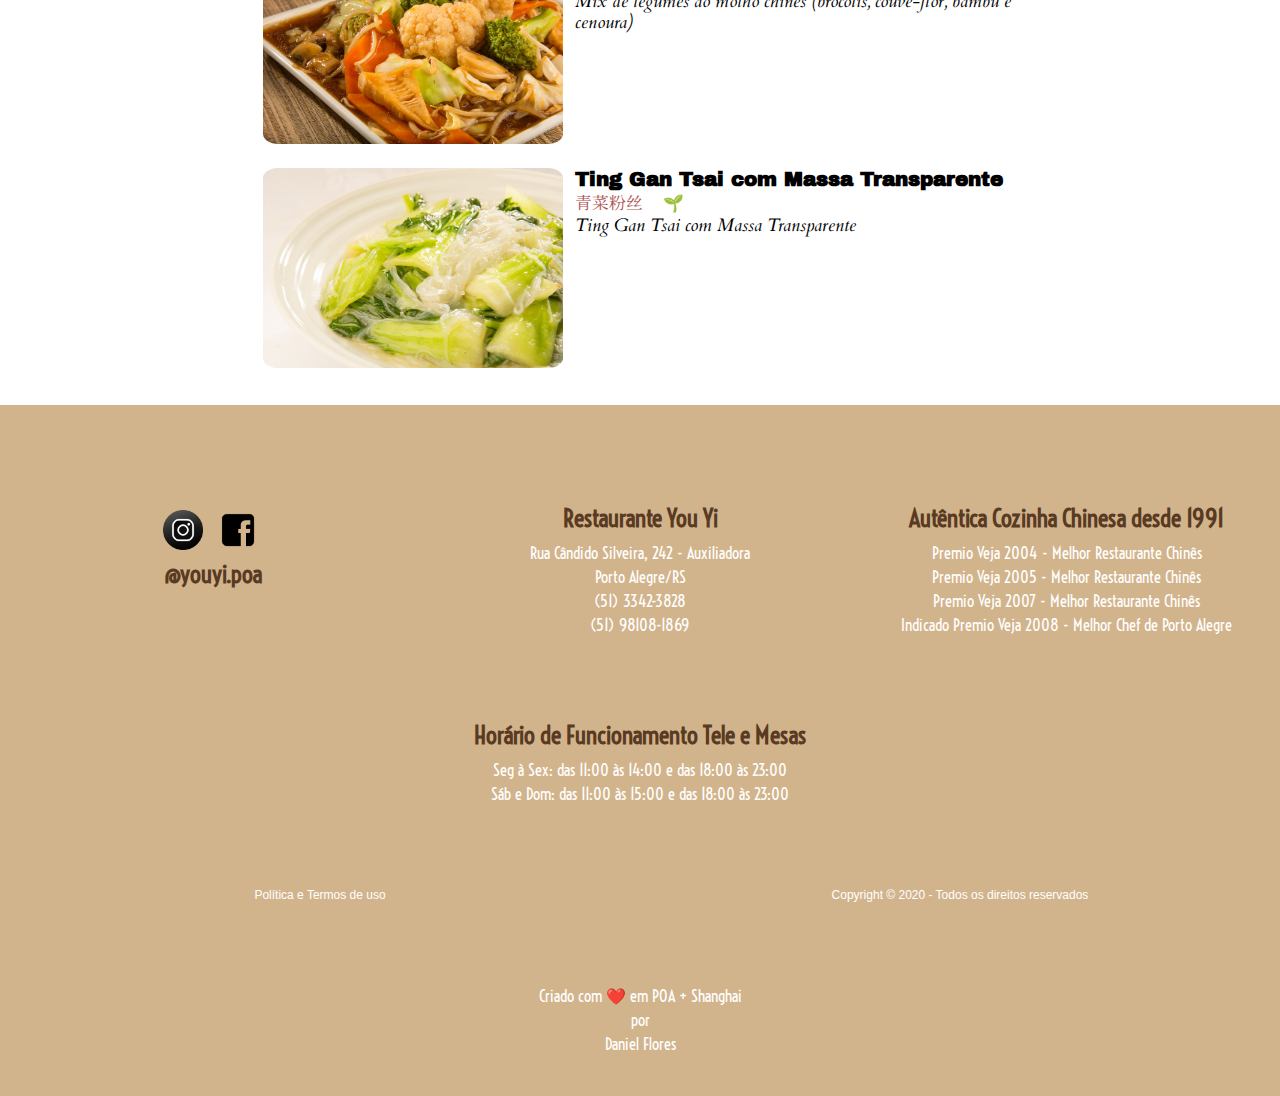
<file: cardapio/legumes.html>
<!-- Designed by Daniel Flores (danielfloresdacunha@protonmail.com) -->
<html lang="pt_BR">
<head>
   
    <script type='application/ld+json'>
        {
          "@context": "http://www.schema.org",
          "@type": "Restaurant",
          "name": "You Yi",
          "servesCuisine": "chinese",
          "url": "www.youyi.com.br",
          "logo": "https://github.com/dan3s3/youyi-temp/blob/master/assets/images/logoy2.png",
          "priceRange": "$$",
          "image": "https://www.youyi.com.br/assets/images/logoy2.png",
          "description": "O restaurante You Yi serve a autêntica comida chinesa em Porto Alegre desde 1991. Vencedor do prêmio Veja Comer & Beber. Venha conhecer um pedacinho da China no Brasil, ou peça online e por nossa tele-entrega.",
          "address": {
             "@type": "PostalAddress",
             "streetAddress": "Rua Cândido Silveira, 242",
             "addressLocality": "Porto Alegre",
             "addressRegion": "Rio Grande do Sul",
             "postalCode": "90540-010",
             "addressCountry": "Brasil"
          },
          "hasMap": "https://g.page/youyi-poa?share",
           "openingHours": "Mo 11:00-23:00 Tu 11:00-23:00 We 11:00-23:00 Th 01:00-23:00 Fr 11:00-23:00 Sa 11:00-23:00 Su 11:00-23:00",
          "telephone": "+55 (51) 33423828"
        }
        </script>
    <meta charset="UTF-8">
    <meta name="viewport" content="width=device-width, initial-scale=1.0">
    <meta http-equiv="X-UA-Compatible" content="ie=edge">
    <meta name="author" content="Daniel Flores">
    <meta name="description" content="A rica e variada gastronomia chinesa é celebrada com devoção no You Yi desde 1991 pelas hábeis mãos do chef Rong Zhou Hua, nascido e formado em Shanghai. Sua esposa, Li Mei Yun, recebe os clientes com hospitalidade, trocando histórias com a clientela cativa. A casa serve ainda como um ponto de encontro da comunidade chinesa que, com saudade, saboreia as delícias da culinária típica das principais regiões do país, como Yangzhou, Cantão, Sichuan e Shandong">
    <meta name="keywords" content="comida chinesa, restaurante, delivery, tele-entrega, porto alegre">
    <title>Restaurante You Yi - Autêntica Cozinha Chinesa</title>
    <link rel="stylesheet" href="../cardapio.css" type="text/css">
    <link rel="preconnect" href="https://fonts.gstatic.com">
    <link href="https://fonts.googleapis.com/css2?family=Archivo+Black&family=Cardo:ital@0;1&family=Noto+Serif+SC:wght@200&family=Voltaire&display=swap" rel="stylesheet"> 
    <link href="./assets/assets/images/logo-novo-redondo.jpg" rel="icon">
    <!-- Global site tag (gtag.js) - Google Analytics -->
    <script async src="https://www.googletagmanager.com/gtag/js?id=UA-177541244-1">
    </script>
    <script>
      window.dataLayer = window.dataLayer || [];
      function gtag(){dataLayer.push(arguments);}
      gtag('js', new Date());
      gtag('config', 'UA-177541244-1');
    </script>
    <script
    src="https://code.jquery.com/jquery-3.4.1.slim.min.js"
    integrity="sha256-pasqAKBDmFT4eHoN2ndd6lN370kFiGUFyTiUHWhU7k8="
    crossorigin="anonymous"></script>
    <script> 
            $(function() {
            $(".toggle").on("click", function() {
                if ($(".item").hasClass("active")) {
                    $(".item").removeClass("active");
                } else {
                    $(".item").addClass("active");
                }
            });
        });
    </script>
    <!-- Global site tag (gtag.js) - Google Analytics -->
<script async src="https://www.googletagmanager.com/gtag/js?id=UA-177448791-1">
</script>
<script>
  window.dataLayer = window.dataLayer || [];
  function gtag(){dataLayer.push(arguments);}
  gtag('js', new Date());

  gtag('config', 'UA-177448791-1');
</script>
</head>
    <body>
 <!-- HEADER SECTION -->
 <header>
    <nav>
        <ul class="menu">
            <li class="logo"><a href="http://www.youyi.com.br"><div id="nu-logo"></div></a></li>
            <!-- <li class="item" id="m1"><a href="http://www.youyi.com.br/historia">História</a></li>
            <li class="item" id="m2"><a href="http://www.youyi.com.br/cardapio">Cardápio</a></li>
            <li class="item" id="m3"><a href="#mooncakes">Mooncakes</a></li>
            <li class="item" id="m4"><a href="#contato">Contato</a></li>
            <li class="item button"><a href="http://www.youyi.com.br" id="lang-pt">PT</a><span class="letter-spacer">|</span><a href="http://www.youyi.com.br/index-en.html" id="lang-en">EN</a><span class="letter-spacer">|</span><a href="#" id="lang-mand">中文</a></li>
            <!-- <li class="item button secondary" id="m5"><a href="https://totvsfood.ninegrid.com.br/retail/rvc/GJYC/MzcwNA==/">Peça Agora!</a></li> -->
            <li class="toggle"><span class="bars"></span></li>
        </ul>
    </nav>
</header>
<div class="hero"></div>
<!-- MAIN SECTION -->    
<main>
    <div class="cat-container">
        <h1 class="cat-head-text">~~~ Cardápio ~~~</h1>
    </div>
    
<!-- Horizontal Scroll Menu -->

    <div class="scrolling-wrapper">
        <div class="card">
            <a href="./especialidades.html">
                <div class="inner-wrapper">
                    <img src="../assets/images/icon-especialidades.png">
                    <h1>Especia<br>
                        lidades</h1>
                </div>
            </a>
        </div>
        <div class="card">
            <a href="./vegetariano.html">
                <div class="inner-wrapper">
                    <img src="../assets/images/icon-vegetariano.png">
                    <h1>Veggie</h1>
                </div>
            </a>
        </div>
        <div class="card">
            <a href="./entradas.html">
                <div class="inner-wrapper">
                    <img src="../assets/images/icon-hot-soup.png">
                    <h1>Entradas</h1>
                    <h1 class="centering">&</h1>
                    <h1 class="centering">Sopas</h1>
                </div>
            </a>
        </div>
        <div class="card">
            <a href="./tofu.html">
                <div class="inner-wrapper">
                    <img src="../assets/images/icon-tofu.png">
                    <h1>Tofu</h1>
                </div>
            </a>
        </div>
        <div class="card">
            <a href="./carnes.html">
                <div class="inner-wrapper">
                    <img src="../assets/images/icon-cow.png">
                    <h1>Carnes</h1>
                </div>
            </a>
        </div>
        <div class="card">
            <a href="./aves.html">
                <div class="inner-wrapper">
                    <img src="../assets/images/icon-chicken.png">
                    <h1>Aves</h1>
                </div>
            </a>
        </div>
        <div class="card">
            <a href="./domar.html">
                <div class="inner-wrapper">
                    <img src="../assets/images/icon-fish.png">
                    <h1>Do Mar</h1>
                </div>
            </a>
        </div>
        <div class="card">
            <a href="./massas.html">
                <div class="inner-wrapper">
                    <img src="../assets/images/icon-chinese-food.png">
                    <h1>Massas</h1>
                    <h1 class="centering">&</h1>
                    <h1 class="centering">Risotos</h1>
                </div>
            </a>
        </div>
        <div class="card">
            <a href="./legumes.html">
                <div class="inner-wrapper">
                    <img src="../assets/images/icon-vegetables.png">
                    <h1>Legumes</h1>
                </div>
            </a>
        </div>
        <div class="card">
            <a href="./sobremesa.html">
                <div class="inner-wrapper">
                    <img src="../assets/images/icon-ice-cream.png">
                    <h1>Sobremesas</h1>
                </div>
            </a>
        </div>
        <!-- 
        <div class="card">
            <a href="./bebidas.html">
                <div class="inner-wrapper">
                    <img src="../assets/images/icon-drink.png">
                    <h1>Bebidas</h1>
                </div>
            </a>
        </div>
        -->
    </div>

<!-- Disclaimers -->
<section class="disclaimer">
    <p><span class="bigger">🌱</span><span class="space"> vegano</span><span class="bigger">🌶️</span><span class="space"> apimentado</span><span class="bigger">✌️</span><span class="space"> recomendamos</span></p>
    <p><span class="bigger">👑</span><span class="space"> especialidade</span></p>
    <p>*Pratos individuais e bem servidos</p>
    <!-- 
    <p><span class="bigger">🚲</span> Tele: tudo é preparado na hora e servido com o máximo de frescor na proposta original. Tentamos replicar essa filosofia na tele-entrega e a diferença é quase sempre imperceptível. Entretanto, observamos que alguns pratos podem sofrer leve alteração de consistência devido às condições de acondicionamento</p>
    -->
</section>

            <!-- Current Category -->
            <h1 class="cat-mandarin">疏菜类</h1>
            <h1 class="cat-center">Legumes</h1>
            
            <!-- Collapsible -->
            <div class="single-back">
               <section class="menu-item">
                    <div class="inner-left">
                        <img src="../assets/images/item-551-berinjela-sichuan.jpg">
                    </div>
                    <div class="inner-right">
                        <h3>Berinjela à Sichuan</h3>
                        <span class="mandarin">四川茄子</span><span class="space">🌱</span>
                        <p>Berinjela à moda Sichuan, levemente apimentada, refogada na wok com gengibre, bambu, pimentão vermelho e shoyu </p>
                    </div>
                </section>  
               <section class="menu-item">
                    <div class="inner-left">
                        <img src="../assets/images/item-chopsuey-legumes-1.jpg">
                    </div>
                    <div class="inner-right">
                        <h3>Chop Suey de Legumes</h3>
                        <span class="mandarin">炒素什巾</span><span class="space">🌱</span>
                        <p>Mix de legumes ao molho chinês (brócolis, couve-flor, bambu e cenoura)</p>
                    </div>
                </section>
                <section class="menu-item">
                    <div class="inner-left">
                        <img src="../assets/images/item-53-tingtsai-massa.jpg">
                    </div>
                    <div class="inner-right">
                        <h3>Ting Gan Tsai com Massa Transparente</h3>
                        <span class="mandarin">青菜粉丝</span><span class="space">🌱</span>
                        <p>Ting Gan Tsai com Massa Transparente</p>
                    </div>
                </section>
            </div>           
        </main>
        
<!-- FOOTER SECTION -->
<footer id="contato">
    <section class="footer-l1-container">
        <div class="footer-l1">
            <ul class="medias">
                <li><a href="https://www.instagram.com/youyi.poa/"><img src="../assets/images/insta-novo.png"></a></li>
                <li><a href="https://www.facebook.com/youyi.poa/"><img src="../assets/images/face-novo.png"></a></li>
            </ul>
            <h4>@youyi.poa</h4>
        </div>
        <div class="footer-l1">
            <h4>Restaurante You Yi</h4>
            <address>
                <span>Rua Cândido Silveira, 242 - Auxiliadora<br>
                    Porto Alegre/RS<br>
                    <a href="tel:51-3342-3828">(51) 3342-3828</a><br>
                    <a href="tel:51-98108-1869">(51) 98108-1869</a></span>
            </address>
        </div>
        <div class="footer-l1">
            <h4>Autêntica Cozinha Chinesa desde 1991</h4>
            <ul>
                <li>Premio Veja 2004 - Melhor Restaurante Chinês</li>
                <li>Premio Veja 2005 - Melhor Restaurante Chinês</li>
                <li>Premio Veja 2007 - Melhor Restaurante Chinês</li>
                <li>Indicado Premio Veja 2008 - Melhor Chef de Porto Alegre</li>
            </ul>
        </div>
    </section>
    <section class="footer-l4-container">
        <div class="footer-l4">
            <h4 id="hours">Horário de Funcionamento Tele e Mesas</h4>
            <span>Seg à Sex: das <time>11:00</time> às <time>14:00</time> e das <time>18:00</time> às <time>23:00</time><br>
                Sáb e Dom: das <time>11:00</time> às <time>15:00</time> e das <time>18:00</time> às <time>23:00</time></span>
        </div>
    </section>
    <section class="footer-l2-container">
        <div class="footer-l2">
            <span><a href="#">Política e Termos de uso</a></span>
        </div>
        <div class="footer-l2" id="copyright">
            <span>Copyright © 2020 - Todos os direitos reservados</span>
        </div>
    </section>
    <div class="footer-l3">
        <span>Criado com ❤️ em POA + Shanghai<br>
              por<br>
              <a href="https://www.linkedin.com/in/danielfloresdacunha/" target="_blank">Daniel Flores</a></span>
    </div>
</footer>







        <script src="../scripts/scripts.js"></script>   
    </body>
</html>
</file>
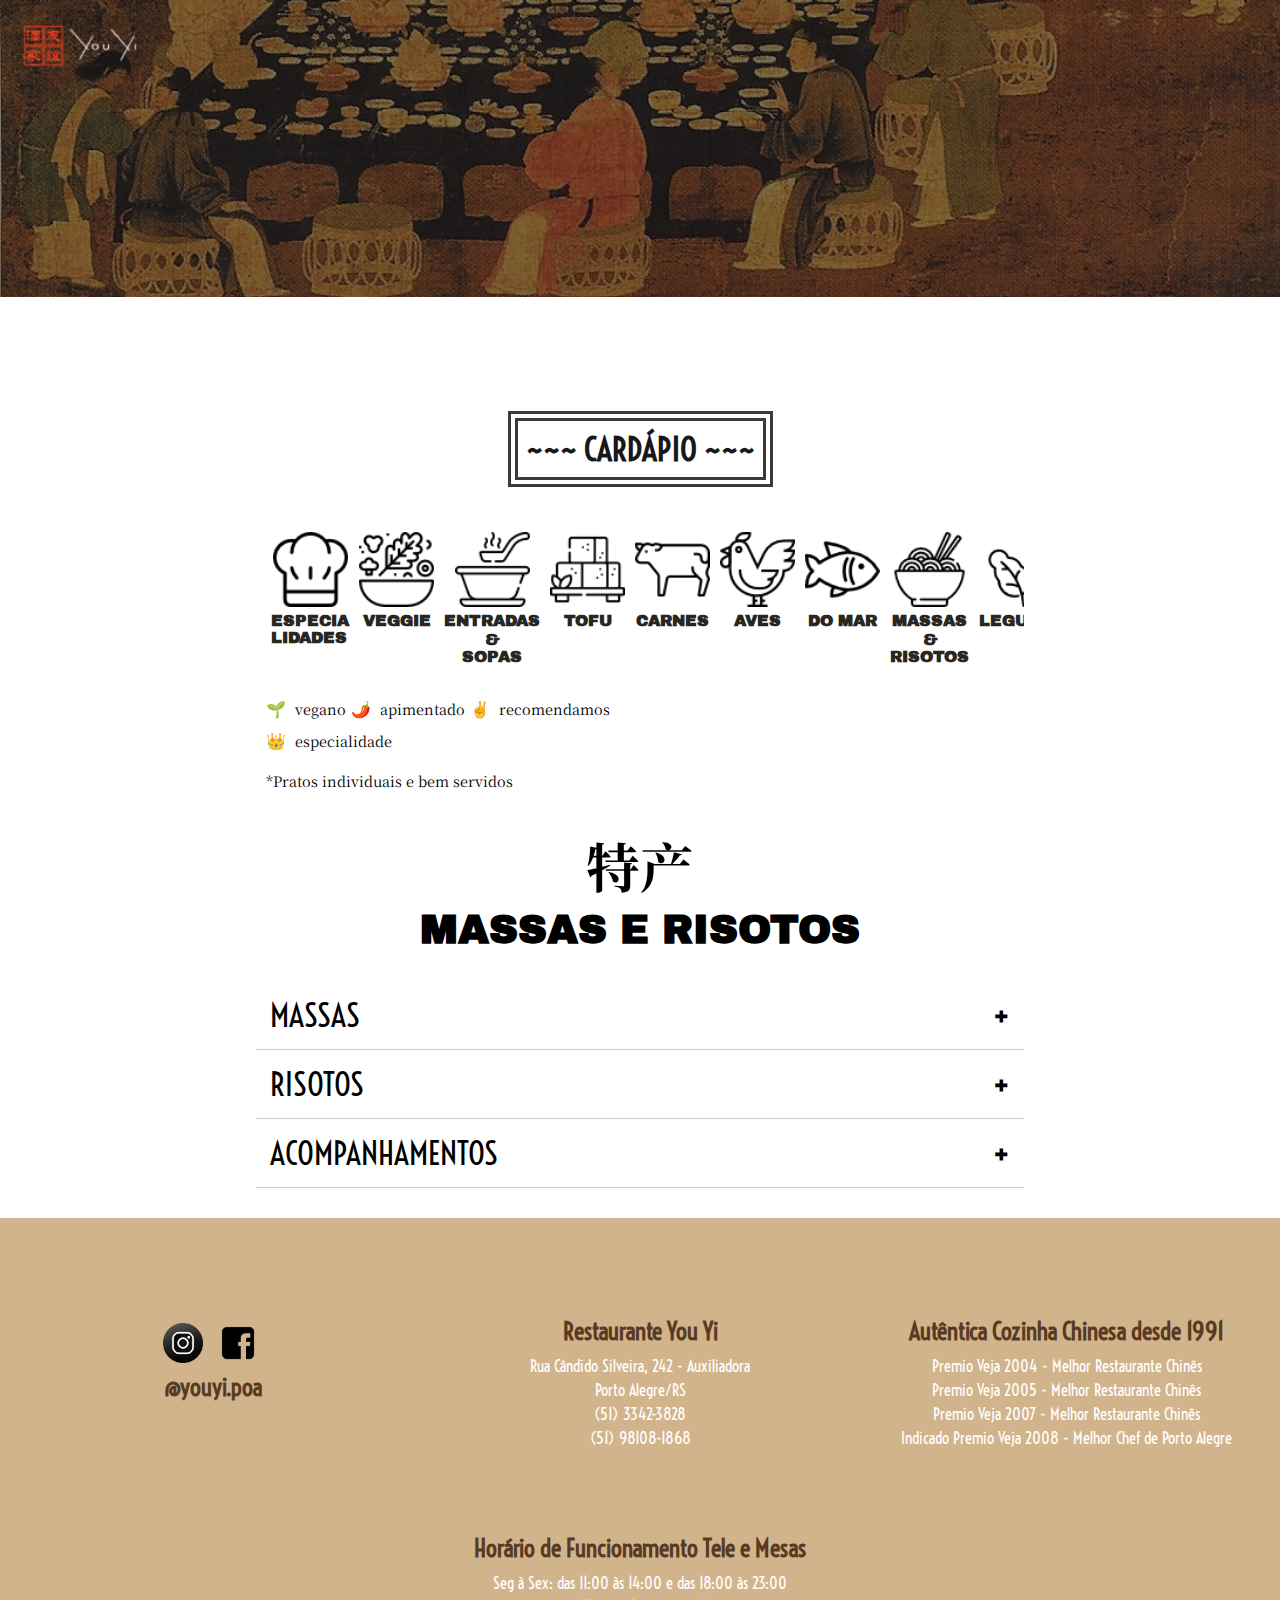
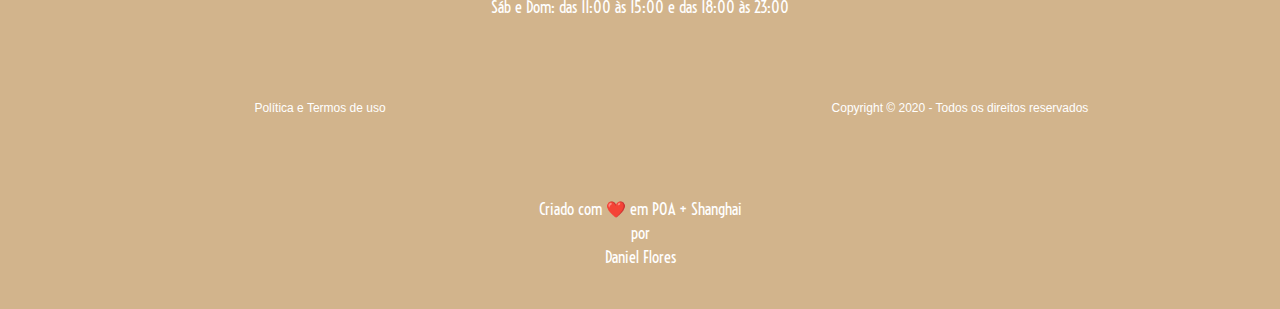
<file: cardapio/massas.html>
<!-- Designed by Daniel Flores (danielfloresdacunha@protonmail.com) -->
<html lang="pt_BR">
<head>
    
    <script type='application/ld+json'>
        {
          "@context": "http://www.schema.org",
          "@type": "Restaurant",
          "name": "You Yi",
          "servesCuisine": "chinese",
          "url": "www.youyi.com.br",
          "logo": "https://github.com/dan3s3/youyi-temp/blob/master/assets/images/logoy2.png",
          "priceRange": "$$",
          "image": "https://www.youyi.com.br/assets/images/logoy2.png",
          "description": "O restaurante You Yi serve a autêntica comida chinesa em Porto Alegre desde 1991. Vencedor do prêmio Veja Comer & Beber. Venha conhecer um pedacinho da China no Brasil, ou peça online e por nossa tele-entrega.",
          "address": {
             "@type": "PostalAddress",
             "streetAddress": "Rua Cândido Silveira, 242",
             "addressLocality": "Porto Alegre",
             "addressRegion": "Rio Grande do Sul",
             "postalCode": "90540-010",
             "addressCountry": "Brasil"
          },
          "hasMap": "https://g.page/youyi-poa?share",
           "openingHours": "Mo 11:00-23:00 Tu 11:00-23:00 We 11:00-23:00 Th 01:00-23:00 Fr 11:00-23:00 Sa 11:00-23:00 Su 11:00-23:00",
          "telephone": "+55 (51) 33423828"
        }
        </script>
    <meta charset="UTF-8">
    <meta name="viewport" content="width=device-width, initial-scale=1.0">
    <meta http-equiv="X-UA-Compatible" content="ie=edge">
    <meta name="author" content="Daniel Flores">
    <meta name="description" content="A rica e variada gastronomia chinesa é celebrada com devoção no You Yi desde 1991 pelas hábeis mãos do chef Rong Zhou Hua, nascido e formado em Shanghai. Sua esposa, Li Mei Yun, recebe os clientes com hospitalidade, trocando histórias com a clientela cativa. A casa serve ainda como um ponto de encontro da comunidade chinesa que, com saudade, saboreia as delícias da culinária típica das principais regiões do país, como Yangzhou, Cantão, Sichuan e Shandong">
    <meta name="keywords" content="comida chinesa, restaurante, delivery, tele-entrega, porto alegre">
    <title>Restaurante You Yi - Autêntica Cozinha Chinesa</title>
    <link rel="stylesheet" href="../cardapio.css" type="text/css">
    <link rel="preconnect" href="https://fonts.gstatic.com">
    <link href="https://fonts.googleapis.com/css2?family=Archivo+Black&family=Cardo:ital@0;1&family=Noto+Serif+SC:wght@200&family=Voltaire&display=swap" rel="stylesheet"> 
    <link href="./assets/assets/images/logo-novo-redondo.jpg" rel="icon">
    <!-- Global site tag (gtag.js) - Google Analytics -->
    <script async src="https://www.googletagmanager.com/gtag/js?id=UA-177541244-1">
    </script>
    <script>
      window.dataLayer = window.dataLayer || [];
      function gtag(){dataLayer.push(arguments);}
      gtag('js', new Date());
      gtag('config', 'UA-177541244-1');
    </script>
    <script
    src="https://code.jquery.com/jquery-3.4.1.slim.min.js"
    integrity="sha256-pasqAKBDmFT4eHoN2ndd6lN370kFiGUFyTiUHWhU7k8="
    crossorigin="anonymous"></script>
    <script> 
            $(function() {
            $(".toggle").on("click", function() {
                if ($(".item").hasClass("active")) {
                    $(".item").removeClass("active");
                } else {
                    $(".item").addClass("active");
                }
            });
        });
    </script>
    <!-- Global site tag (gtag.js) - Google Analytics -->
<script async src="https://www.googletagmanager.com/gtag/js?id=UA-177448791-1">
</script>
<script>
  window.dataLayer = window.dataLayer || [];
  function gtag(){dataLayer.push(arguments);}
  gtag('js', new Date());

  gtag('config', 'UA-177448791-1');
</script>
</head>
    <body>
   <!-- HEADER SECTION -->
   <header>
    <nav>
        <ul class="menu">
            <li class="logo"><a href="http://www.youyi.com.br"><div id="nu-logo"></div></a></li>
           <!--  <li class="item" id="m1"><a href="http://www.youyi.com.br/historia">História</a></li>
            <li class="item" id="m2"><a href="http://www.youyi.com.br/cardapio">Cardápio</a></li>
            <li class="item" id="m3"><a href="#mooncakes">Mooncakes</a></li>
            <li class="item" id="m4"><a href="#contato">Contato</a></li>
            <li class="item button"><a href="http://www.youyi.com.br" id="lang-pt">PT</a><span class="letter-spacer">|</span><a href="http://www.youyi.com.br/index-en.html" id="lang-en">EN</a><span class="letter-spacer">|</span><a href="#" id="lang-mand">中文</a></li>
            <!-- <li class="item button secondary" id="m5"><a href="https://totvsfood.ninegrid.com.br/retail/rvc/GJYC/MzcwNA==/">Peça Agora!</a></li> -->
            <li class="toggle"><span class="bars"></span></li>
        </ul>
    </nav>
</header>
<div class="hero"></div>
<!-- MAIN SECTION -->    
<main>
    <div class="cat-container">
        <h1 class="cat-head-text">~~~ Cardápio ~~~</h1>
    </div>
    
<!-- Horizontal Scroll Menu -->

    <div class="scrolling-wrapper">
        <div class="card">
            <a href="./especialidades.html">
                <div class="inner-wrapper">
                    <img src="../assets/images/icon-especialidades.png">
                    <h1>Especia<br>
                        lidades</h1>
                </div>
            </a>
        </div>
        <div class="card">
            <a href="./vegetariano.html">
                <div class="inner-wrapper">
                    <img src="../assets/images/icon-vegetariano.png">
                    <h1>Veggie</h1>
                </div>
            </a>
        </div>
        <div class="card">
            <a href="./entradas.html">
                <div class="inner-wrapper">
                    <img src="../assets/images/icon-hot-soup.png">
                    <h1>Entradas</h1>
                    <h1 class="centering">&</h1>
                    <h1 class="centering">Sopas</h1>
                </div>
            </a>
        </div>
        <div class="card">
            <a href="./tofu.html">
                <div class="inner-wrapper">
                    <img src="../assets/images/icon-tofu.png">
                    <h1>Tofu</h1>
                </div>
            </a>
        </div>
        <div class="card">
            <a href="./carnes.html">
                <div class="inner-wrapper">
                    <img src="../assets/images/icon-cow.png">
                    <h1>Carnes</h1>
                </div>
            </a>
        </div>
        <div class="card">
            <a href="./aves.html">
                <div class="inner-wrapper">
                    <img src="../assets/images/icon-chicken.png">
                    <h1>Aves</h1>
                </div>
            </a>
        </div>
        <div class="card">
            <a href="./domar.html">
                <div class="inner-wrapper">
                    <img src="../assets/images/icon-fish.png">
                    <h1>Do Mar</h1>
                </div>
            </a>
        </div>
        <div class="card">
            <a href="./massas.html">
                <div class="inner-wrapper">
                    <img src="../assets/images/icon-chinese-food.png">
                    <h1>Massas</h1>
                    <h1 class="centering">&</h1>
                    <h1 class="centering">Risotos</h1>
                </div>
            </a>
        </div>
        <div class="card">
            <a href="./legumes.html">
                <div class="inner-wrapper">
                    <img src="../assets/images/icon-vegetables.png">
                    <h1>Legumes</h1>
                </div>
            </a>
        </div>
        <div class="card">
            <a href="./sobremesa.html">
                <div class="inner-wrapper">
                    <img src="../assets/images/icon-ice-cream.png">
                    <h1>Sobremesas</h1>
                </div>
            </a>
        </div>
        <!-- 
        <div class="card">
            <a href="./bebidas.html">
                <div class="inner-wrapper">
                    <img src="../assets/images/icon-drink.png">
                    <h1>Bebidas</h1>
                </div>
            </a>
        </div>
        -->
    </div>

<!-- Disclaimers -->
<section class="disclaimer">
    <p><span class="bigger">🌱</span><span class="space"> vegano</span><span class="bigger">🌶️</span><span class="space"> apimentado</span><span class="bigger">✌️</span><span class="space"> recomendamos</span></p>
    <p><span class="bigger">👑</span><span class="space"> especialidade</span></p>
    <p>*Pratos individuais e bem servidos</p>
    <!-- 
    <p><span class="bigger">🚲</span> Tele: tudo é preparado na hora e servido com o máximo de frescor na proposta original. Tentamos replicar essa filosofia na tele-entrega e a diferença é quase sempre imperceptível. Entretanto, observamos que alguns pratos podem sofrer leve alteração de consistência devido às condições de acondicionamento</p>
    -->
</section>

            <!-- Current Category -->
            <h1 class="cat-mandarin">特产</h1>
            <h1 class="cat-center">Massas e Risotos</h2>
            
            <!-- Collapsible -->           
            <button class="collapsible">Massas</button>
            <div class="content">
                <section class="menu-item">
                    <div class="inner-left">
                        <img src="../assets/images/item-56-macarrao-frito-chopsuey.jpg">
                    </div>
                    <div class="inner-right">
                        <h3>Macarrão Frito Chop Suey</h3>
                        <span class="mandarin">牛肉两面黃</span>
                        <p>Tradicional macarrão frito com carne e legumes diversos</p>
                    </div>
                </section>
                <section class="menu-item">
                    <div class="inner-left">
                        <img src="../assets/images/item-57-macarrao-frito-camarao.jpg">
                    </div>
                    <div class="inner-right">
                        <h3>Macarrão Frito com Camarão</h3>
                        <span class="mandarin">虾仁两面黄</span>
                        <p>Tradicional macarrão frito com camarão e legumes diversos</p>
                    </div>
                </section>
                    <section class="menu-item-b">
                        <div class="inner-left">
                            <img src="../assets/images/item-58-macarrao-frito-frango.jpg">
                        </div>
                        <div class="inner-right">
                            <h3>Macarrão Frito c/ Frango</h3>
                            <span class="mandarin">鸡丁两面黄</span>
                            <p>Tradicional macarrão frito com frango e legumes diversos</p>
                        </div>
                    </section>
                <section class="menu-item">
                    <div class="inner-left">
                        <img src="../assets/images/item-59-macarrao-shanghai.jpg">
                    </div>
                    <div class="inner-right">
                        <h3>Macarrão à Shanghai </h3>
                        <span class="mandarin">上海炒面</span>
                        <p>Tradicional macarrão salteado com carne e legumes diversos</p>
                    </div>
                </section>
                <section class="menu-item">
                    <div class="inner-left">
                        <img src="../assets/images/item-new-bifum-carne-1.jpg">
                    </div>
                    <div class="inner-right">
                        <h3>Bifum Chop Suey</h3>
                        <span class="mandarin">牛肉丝炒米粉</span>
                        <p>Massinha de arroz salteada com carne e legumes </p>
                    </div>
                </section>
                <div class="headliner">
                    <section class="menu-item">
                        <div class="inner-left">
                            <img src="../assets/images/item-61-bifum-camarao.jpg">
                        </div>
                        <div class="inner-right">
                            <h3>Bifum Chop Suey c/ Camarão</h3>
                            <span class="mandarin">虾仁炒米粉</span><span class="space">👑</span>
                            <p>Massinha de arroz salteada com camarões e legumes </p>
                        </div>
                    </section>
                </div>
            </div>
            <button class="collapsible">Risotos</button>
            <div class="content">
                <section class="menu-item">
                    <div class="inner-left">
                        <img src="../assets/images/item-62-risoto-chopsuey.jpg">
                    </div>
                    <div class="inner-right">
                        <h3>Risoto Chop Suey</h3>
                        <span class="mandarin">什巾炒饭</span>
                        <p>Tradicional risoto da casa com legumes diversos</p>
                    </div>
                </section>
                <section class="menu-item">
                    <div class="inner-left">
                        <img src="../assets/images/item-63-risoto-camara.jpg">
                    </div>
                    <div class="inner-right">
                        <h3>Risoto de Camarão</h3>
                        <span class="mandarin">虾仁炒饭</span>
                        <p>Tradicional risoto da casa com camarões e legumes </p>
                    </div>
                </section>
            </div>
            <button class="collapsible">Acompanhamentos</button>
            <div class="content">
                <section class="menu-item">
                    <div class="inner-left">
                        <img src="../assets/images/soon.png">
                    </div>
                    <div class="inner-right">
                        <h3>Arroz Branco</h3>
                        <span class="mandarin">白米饭</span>
                        <p>Porção de arroz branco</p>
                    </div>
                </section>
                <section class="menu-item">
                    <div class="inner-left">
                        <img src="../assets/images/item-new-pao-1.jpg">
                    </div>
                    <div class="inner-right">
                        <h3>Pão Chinês (4un)</h3>
                        <span class="mandarin">白馒头</span>
                        <p>Porção de pão branco </p>
                    </div>
                </section>
            </div>
        </main>
        
<!-- FOOTER SECTION -->
<footer id="contato">
    <section class="footer-l1-container">
        <div class="footer-l1">
            <ul class="medias">
                <li><a href="https://www.instagram.com/youyi.poa/"><img src="../assets/images/insta-novo.png"></a></li>
                <li><a href="https://www.facebook.com/youyi.poa/"><img src="../assets/images/face-novo.png"></a></li>
            </ul>
            <h4>@youyi.poa</h4>
        </div>
        <div class="footer-l1">
            <h4>Restaurante You Yi</h4>
            <address>
                <span>Rua Cândido Silveira, 242 - Auxiliadora<br>
                    Porto Alegre/RS<br>
                    <a href="tel:51-3342-3828">(51) 3342-3828</a><br>
                    <a href="tel:51-98108-1869">(51) 98108-1868</a></span>
            </address>
        </div>
        <div class="footer-l1">
            <h4>Autêntica Cozinha Chinesa desde 1991</h4>
            <ul>
                <li>Premio Veja 2004 - Melhor Restaurante Chinês</li>
                <li>Premio Veja 2005 - Melhor Restaurante Chinês</li>
                <li>Premio Veja 2007 - Melhor Restaurante Chinês</li>
                <li>Indicado Premio Veja 2008 - Melhor Chef de Porto Alegre</li>
            </ul>
        </div>
    </section>
    <section class="footer-l4-container">
        <div class="footer-l4">
            <h4 id="hours">Horário de Funcionamento Tele e Mesas</h4>
            <span>Seg à Sex: das <time>11:00</time> às <time>14:00</time> e das <time>18:00</time> às <time>23:00</time><br>
                Sáb e Dom: das <time>11:00</time> às <time>15:00</time> e das <time>18:00</time> às <time>23:00</time></span>
        </div>
    </section>
    <section class="footer-l2-container">
        <div class="footer-l2">
            <span><a href="#">Política e Termos de uso</a></span>
        </div>
        <div class="footer-l2" id="copyright">
            <span>Copyright © 2020 - Todos os direitos reservados</span>
        </div>
    </section>
    <div class="footer-l3">
        <span>Criado com ❤️ em POA + Shanghai<br>
              por<br>
              <a href="https://www.linkedin.com/in/danielfloresdacunha/" target="_blank">Daniel Flores</a></span>
    </div>
</footer>







        <script src="../scripts/scripts.js"></script>   
    </body>
</html>
</file>
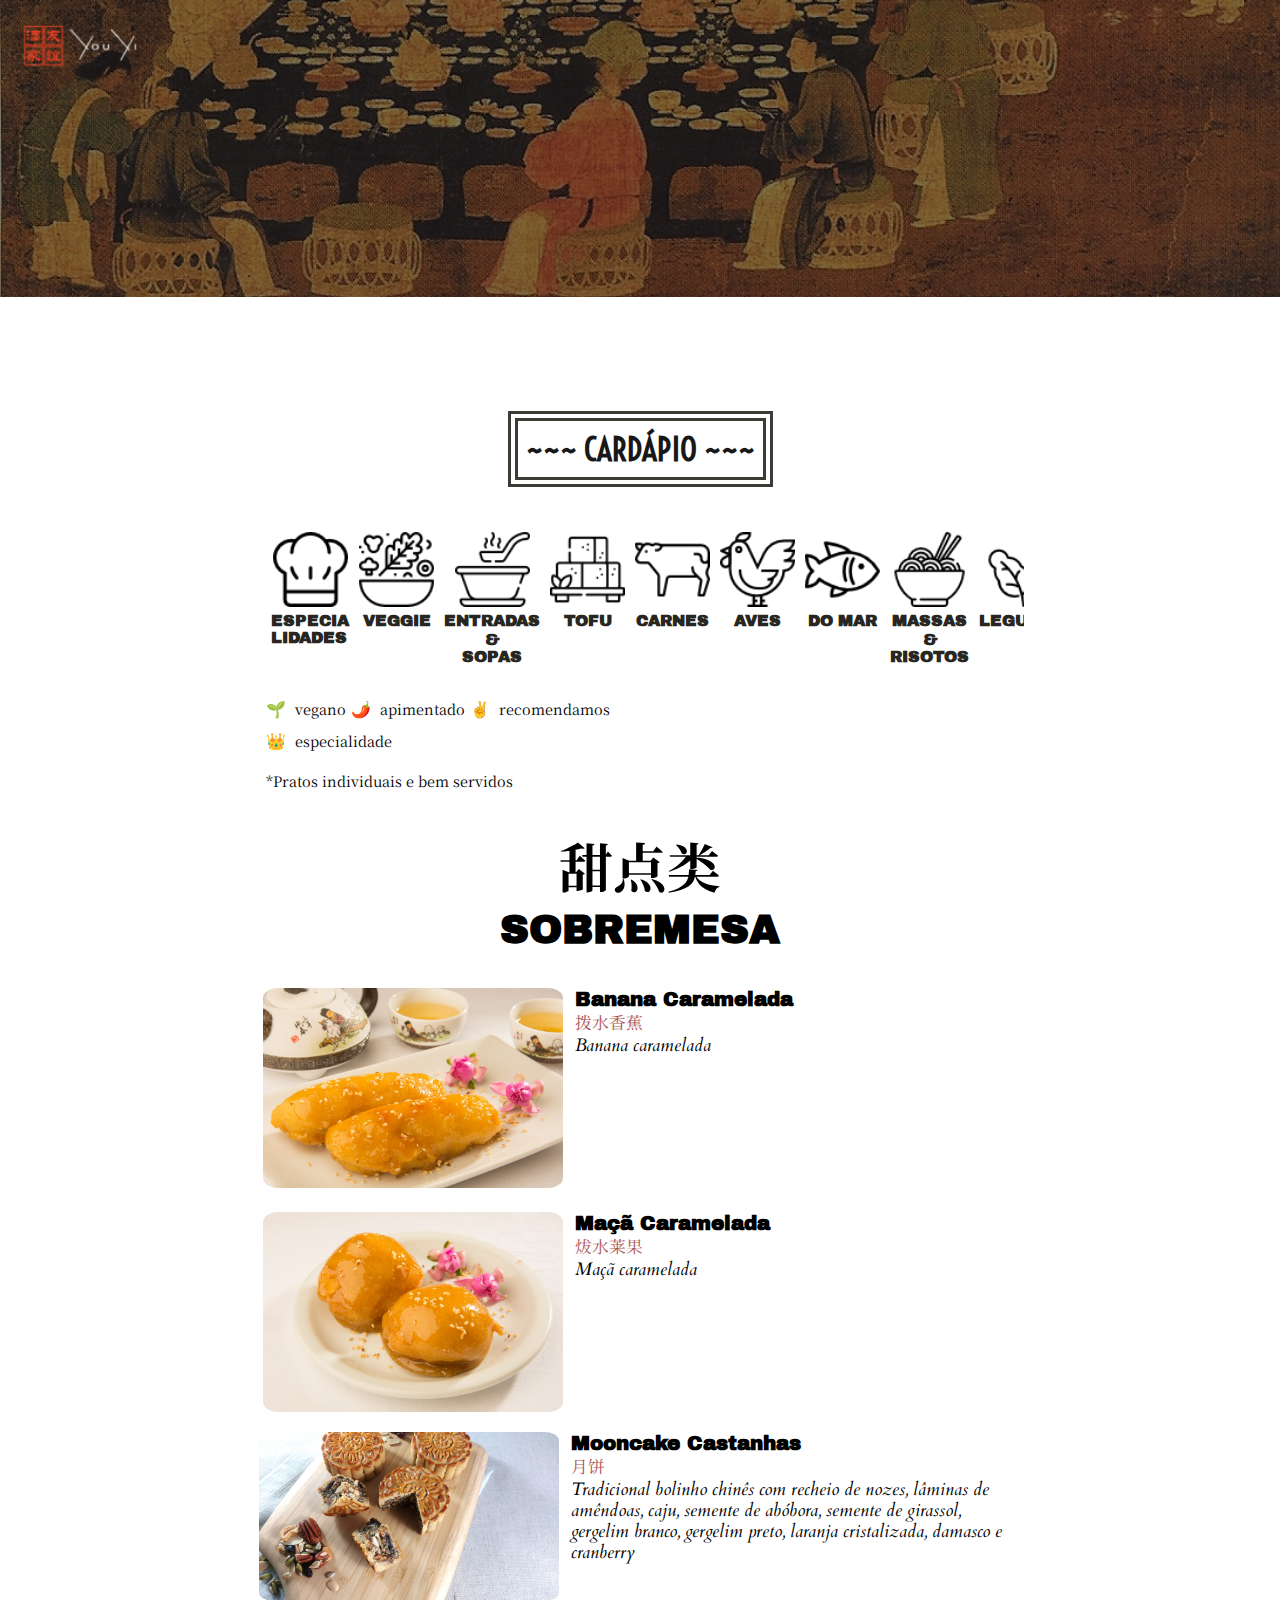
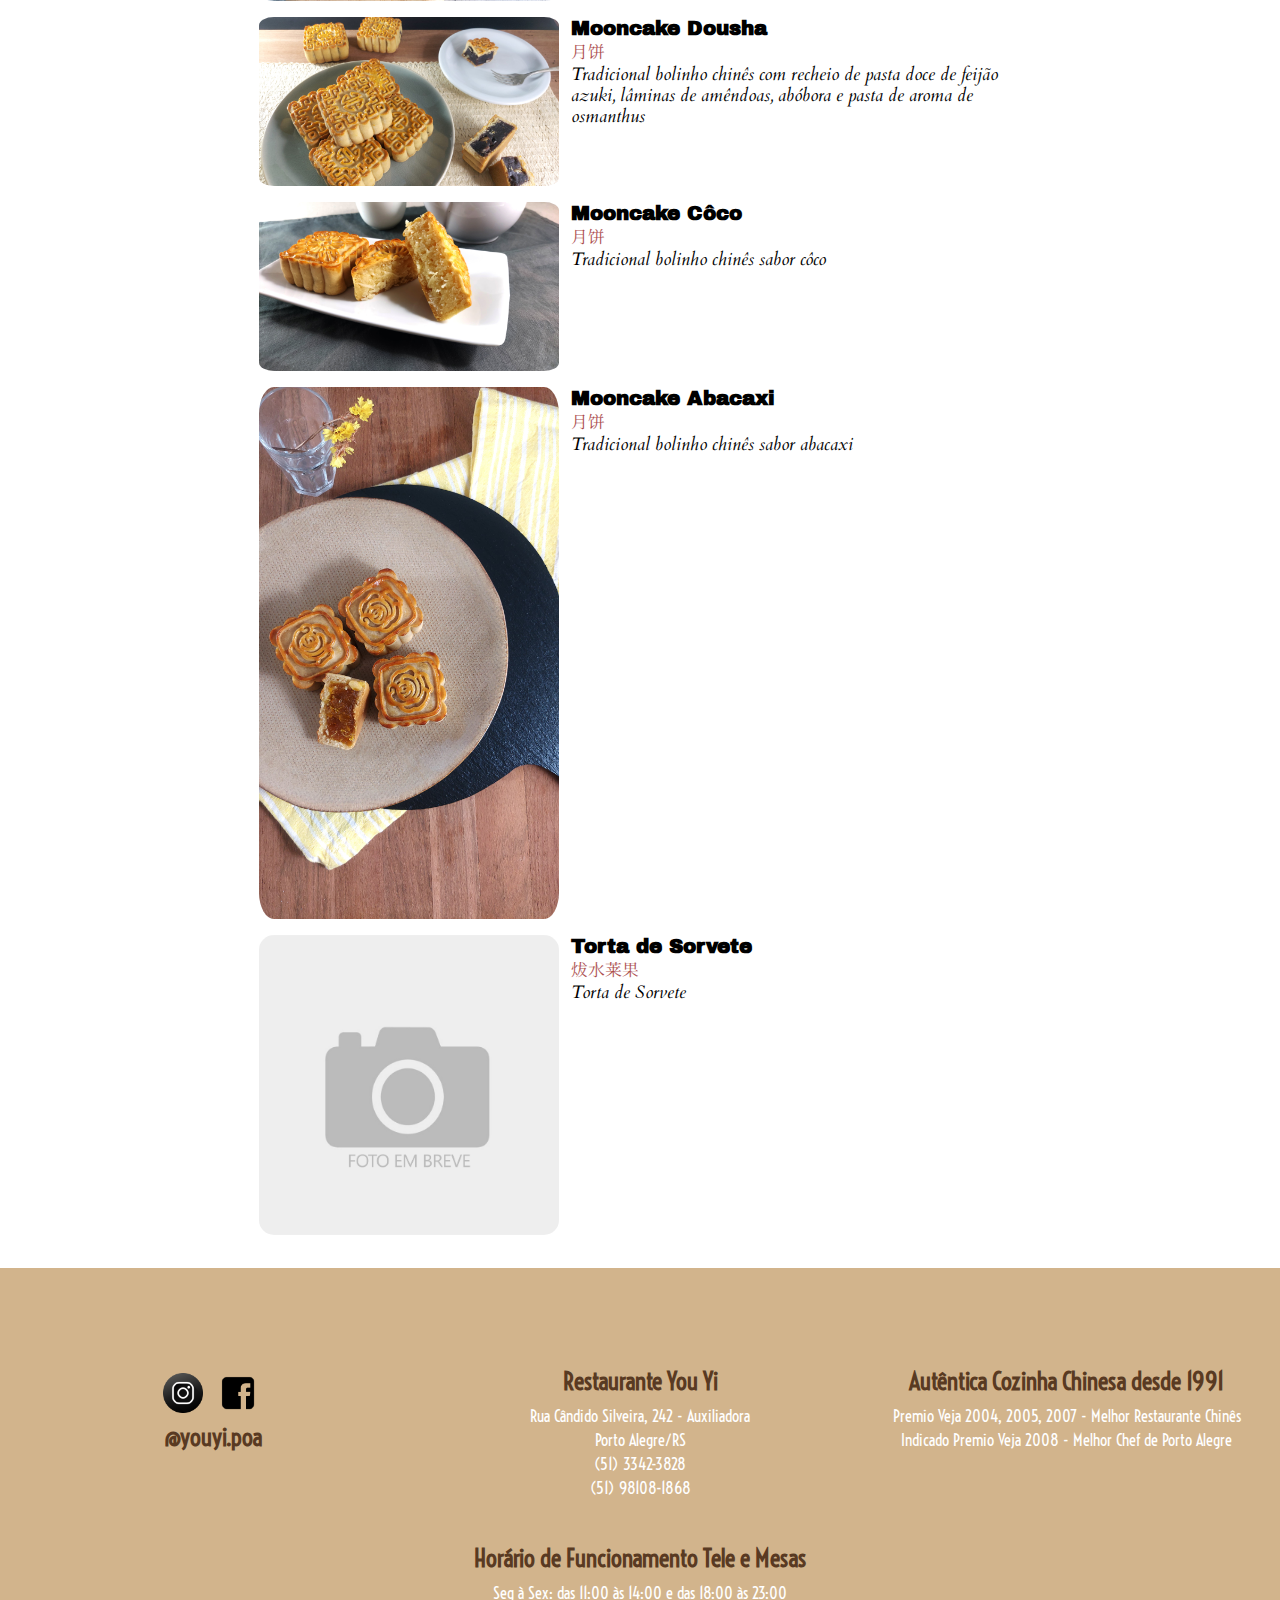
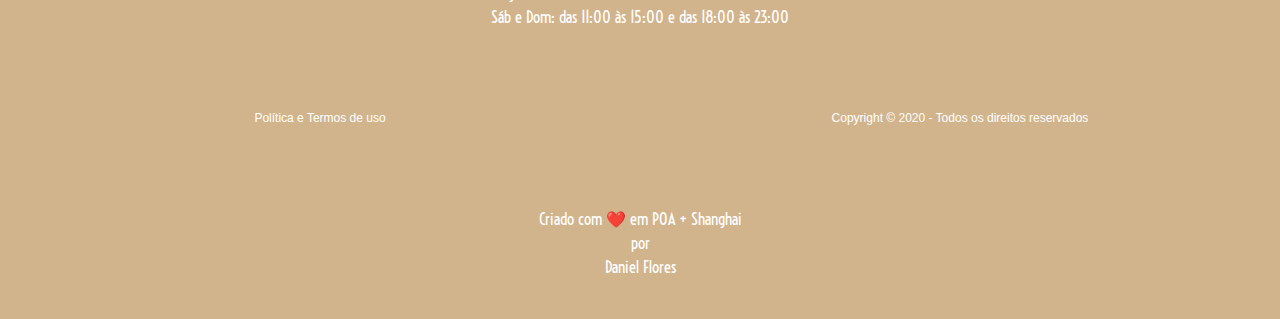
<file: cardapio/sobremesa.html>
<!-- Designed by Daniel Flores (danielfloresdacunha@protonmail.com) -->
<html lang="pt_BR">
<head>
   
    <script type='application/ld+json'>
        {
          "@context": "http://www.schema.org",
          "@type": "Restaurant",
          "name": "You Yi",
          "servesCuisine": "chinese",
          "url": "www.youyi.com.br",
          "logo": "https://github.com/dan3s3/youyi-temp/blob/master/assets/images/logoy2.png",
          "priceRange": "$$",
          "image": "https://www.youyi.com.br/assets/images/logoy2.png",
          "description": "O restaurante You Yi serve a autêntica comida chinesa em Porto Alegre desde 1991. Vencedor do prêmio Veja Comer & Beber. Venha conhecer um pedacinho da China no Brasil, ou peça online e por nossa tele-entrega.",
          "address": {
             "@type": "PostalAddress",
             "streetAddress": "Rua Cândido Silveira, 242",
             "addressLocality": "Porto Alegre",
             "addressRegion": "Rio Grande do Sul",
             "postalCode": "90540-010",
             "addressCountry": "Brasil"
          },
          "hasMap": "https://g.page/youyi-poa?share",
           "openingHours": "Mo 11:00-23:00 Tu 11:00-23:00 We 11:00-23:00 Th 01:00-23:00 Fr 11:00-23:00 Sa 11:00-23:00 Su 11:00-23:00",
          "telephone": "+55 (51) 33423828"
        }
        </script>
    <meta charset="UTF-8">
    <meta name="viewport" content="width=device-width, initial-scale=1.0">
    <meta http-equiv="X-UA-Compatible" content="ie=edge">
    <meta name="author" content="Daniel Flores">
    <meta name="description" content="A rica e variada gastronomia chinesa é celebrada com devoção no You Yi desde 1991 pelas hábeis mãos do chef Rong Zhou Hua, nascido e formado em Shanghai. Sua esposa, Li Mei Yun, recebe os clientes com hospitalidade, trocando histórias com a clientela cativa. A casa serve ainda como um ponto de encontro da comunidade chinesa que, com saudade, saboreia as delícias da culinária típica das principais regiões do país, como Yangzhou, Cantão, Sichuan e Shandong">
    <meta name="keywords" content="comida chinesa, restaurante, delivery, tele-entrega, porto alegre">
    <title>Restaurante You Yi - Autêntica Cozinha Chinesa</title>
    <link rel="stylesheet" href="../cardapio.css" type="text/css">
    <link rel="preconnect" href="https://fonts.gstatic.com">
    <link href="https://fonts.googleapis.com/css2?family=Archivo+Black&family=Cardo:ital@0;1&family=Noto+Serif+SC:wght@200&family=Voltaire&display=swap" rel="stylesheet"> 
    <link href="./assets/assets/images/logo-novo-redondo.jpg" rel="icon">
    <!-- Global site tag (gtag.js) - Google Analytics -->
    <script async src="https://www.googletagmanager.com/gtag/js?id=UA-177541244-1">
    </script>
    <script>
      window.dataLayer = window.dataLayer || [];
      function gtag(){dataLayer.push(arguments);}
      gtag('js', new Date());
      gtag('config', 'UA-177541244-1');
    </script>
    <script
    src="https://code.jquery.com/jquery-3.4.1.slim.min.js"
    integrity="sha256-pasqAKBDmFT4eHoN2ndd6lN370kFiGUFyTiUHWhU7k8="
    crossorigin="anonymous"></script>
    <script> 
            $(function() {
            $(".toggle").on("click", function() {
                if ($(".item").hasClass("active")) {
                    $(".item").removeClass("active");
                } else {
                    $(".item").addClass("active");
                }
            });
        });
    </script>
    <!-- Global site tag (gtag.js) - Google Analytics -->
<script async src="https://www.googletagmanager.com/gtag/js?id=UA-177448791-1">
</script>
<script>
  window.dataLayer = window.dataLayer || [];
  function gtag(){dataLayer.push(arguments);}
  gtag('js', new Date());

  gtag('config', 'UA-177448791-1');
</script>
</head>
    <body>
    <!-- HEADER SECTION -->
        <header>
            <nav>
                <ul class="menu">
                    <li class="logo"><a href="http://www.youyi.com.br"><div id="nu-logo"></div></a></li>
                   <!--  <li class="item" id="m1"><a href="http://www.youyi.com.br/historia">História</a></li>
                    <li class="item" id="m2"><a href="http://www.youyi.com.br/cardapio">Cardápio</a></li>
                    <li class="item" id="m3"><a href="#mooncakes">Mooncakes</a></li>
                    <li class="item" id="m4"><a href="#contato">Contato</a></li>
                    <li class="item button"><a href="#" id="lang-pt">PT</a><span class="letter-spacer">|</span><a href="#" id="lang-en">EN</a><span class="letter-spacer">|</span><a href="#" id="lang-mand">中文</a></li>
                    <!-- <li class="item button secondary" id="m5"><a href="https://totvsfood.ninegrid.com.br/retail/rvc/GJYC/MzcwNA==/">Peça Agora!</a></li> -->
                    <li class="toggle"><span class="bars"></span></li>
                </ul>
            </nav>
        </header>

  <!-- HEADER SECTION -->
  <div class="hero"></div>

<!-- MAIN SECTION -->    
<main>
    <div class="cat-container">
        <h1 class="cat-head-text">~~~ Cardápio ~~~</h1>
    </div>
    
<!-- Horizontal Scroll Menu -->

    <div class="scrolling-wrapper">
        <div class="card">
            <a href="./especialidades.html">
                <div class="inner-wrapper">
                    <img src="../assets/images/icon-especialidades.png">
                    <h1>Especia<br>
                        lidades</h1>
                </div>
            </a>
        </div>
        <div class="card">
            <a href="./vegetariano.html">
                <div class="inner-wrapper">
                    <img src="../assets/images/icon-vegetariano.png">
                    <h1>Veggie</h1>
                </div>
            </a>
        </div>
        <div class="card">
            <a href="./entradas.html">
                <div class="inner-wrapper">
                    <img src="../assets/images/icon-hot-soup.png">
                    <h1>Entradas</h1>
                    <h1 class="centering">&</h1>
                    <h1 class="centering">Sopas</h1>
                </div>
            </a>
        </div>
        <div class="card">
            <a href="./tofu.html">
                <div class="inner-wrapper">
                    <img src="../assets/images/icon-tofu.png">
                    <h1>Tofu</h1>
                </div>
            </a>
        </div>
        <div class="card">
            <a href="./carnes.html">
                <div class="inner-wrapper">
                    <img src="../assets/images/icon-cow.png">
                    <h1>Carnes</h1>
                </div>
            </a>
        </div>
        <div class="card">
            <a href="./aves.html">
                <div class="inner-wrapper">
                    <img src="../assets/images/icon-chicken.png">
                    <h1>Aves</h1>
                </div>
            </a>
        </div>
        <div class="card">
            <a href="./domar.html">
                <div class="inner-wrapper">
                    <img src="../assets/images/icon-fish.png">
                    <h1>Do Mar</h1>
                </div>
            </a>
        </div>
        <div class="card">
            <a href="./massas.html">
                <div class="inner-wrapper">
                    <img src="../assets/images/icon-chinese-food.png">
                    <h1>Massas</h1>
                    <h1 class="centering">&</h1>
                    <h1 class="centering">Risotos</h1>
                </div>
            </a>
        </div>
        <div class="card">
            <a href="./legumes.html">
                <div class="inner-wrapper">
                    <img src="../assets/images/icon-vegetables.png">
                    <h1>Legumes</h1>
                </div>
            </a>
        </div>
        <div class="card">
            <a href="./sobremesa.html">
                <div class="inner-wrapper">
                    <img src="../assets/images/icon-ice-cream.png">
                    <h1>Sobremesas</h1>
                </div>
            </a>
        </div>
        <!-- 
        <div class="card">
            <a href="./bebidas.html">
                <div class="inner-wrapper">
                    <img src="../assets/images/icon-drink.png">
                    <h1>Bebidas</h1>
                </div>
            </a>
        </div>
        -->
    </div>

<!-- Disclaimers -->
<section class="disclaimer">
    <p><span class="bigger">🌱</span><span class="space"> vegano</span><span class="bigger">🌶️</span><span class="space"> apimentado</span><span class="bigger">✌️</span><span class="space"> recomendamos</span></p>
    <p><span class="bigger">👑</span><span class="space"> especialidade</span></p>
    <p>*Pratos individuais e bem servidos</p>
    <!-- 
    <p><span class="bigger">🚲</span> Tele: tudo é preparado na hora e servido com o máximo de frescor na proposta original. Tentamos replicar essa filosofia na tele-entrega e a diferença é quase sempre imperceptível. Entretanto, observamos que alguns pratos podem sofrer leve alteração de consistência devido às condições de acondicionamento</p>
    -->
</section>

            <!-- Current Category -->
            <h1 class="cat-mandarin">甜点类</h1>
            <h1 class="cat-center">Sobremesa</h2>
            
            <!-- Collapsible -->           
            <div class="single-back">
                <section class="menu-item">
                    <div class="inner-left">
                        <img src="../assets/images/item-67-banana-caramelada.jpg">
                    </div>
                    <div class="inner-right">
                        <h3>Banana Caramelada</h3>
                        <span class="mandarin">拨水香蕉</span>
                        <p>Banana caramelada</p>
                    </div>
                </section>
                <section class="menu-item">
                    <div class="inner-left">
                        <img src="../assets/images/item-68-maca-caramelada.jpg">
                    </div>
                    <div class="inner-right">
                        <h3>Maçã Caramelada</h3>
                        <span class="mandarin">炦水莱果</span>
                        <p>Maçã caramelada </p>
                    </div>
                </section>
               
               <section class="menu-item-b">
                    <div class="inner-left">
                        <img src="../assets/images/moon-castanha-1.jpg">
                    </div>
                    <div class="inner-right">
                        <h3>Mooncake Castanhas</h3>
                        <span class="mandarin">月饼</span>
                        <p>Tradicional bolinho chinês com recheio de nozes, lâminas de amêndoas, caju, semente de abóbora, semente de girassol, gergelim branco, gergelim preto, laranja cristalizada, damasco e cranberry</p>
                    </div>
                </section>
               
               <section class="menu-item-b">
                    <div class="inner-left">
                        <img src="../assets/images/moon-dousha-1.jpg">
                    </div>
                    <div class="inner-right">
                        <h3>Mooncake Dousha</h3>
                        <span class="mandarin">月饼</span>
                        <p>Tradicional bolinho chinês com recheio de pasta doce de feijão azuki, lâminas de amêndoas, abóbora e pasta de aroma de osmanthus</p>
                    </div>
                </section>
               
               <section class="menu-item-b">
                    <div class="inner-left">
                        <img src="../assets/images/moon-coco-1.jpg">
                    </div>
                    <div class="inner-right">
                        <h3>Mooncake Côco</h3>
                        <span class="mandarin">月饼</span>
                        <p>Tradicional bolinho chinês sabor côco</p>
                    </div>
                </section>
               
               <section class="menu-item-b">
                    <div class="inner-left">
                        <img src="../assets/images/moon-abacaxi-1.jpg">
                    </div>
                    <div class="inner-right">
                        <h3>Mooncake Abacaxi</h3>
                        <span class="mandarin">月饼</span>
                        <p>Tradicional bolinho chinês sabor abacaxi</p>
                    </div>
                </section>
               
                <section class="menu-item-b">
                    <div class="inner-left">
                        <img src="../assets/images/soon.png">
                    </div>
                    <div class="inner-right">
                        <h3>Torta de Sorvete</h3>
                        <span class="mandarin">炦水莱果</span>
                        <p>Torta de Sorvete </p>
                    </div>
                </section>
            </div>    

        </main>
        
<!-- FOOTER SECTION -->
<footer id="contato">
    <section class="footer-l1-container">
        <div class="footer-l1">
            <ul class="medias">
                <li><a href="https://www.instagram.com/youyi.poa/"><img src="../assets/images/insta-novo.png"></a></li>
                <li><a href="https://www.facebook.com/youyi.poa/"><img src="../assets/images/face-novo.png"></a></li>
            </ul>
            <h4>@youyi.poa</h4>
        </div>
        <div class="footer-l1">
            <h4>Restaurante You Yi</h4>
            <address>
                <span>Rua Cândido Silveira, 242 - Auxiliadora<br>
                    Porto Alegre/RS<br>
                    <a href="tel:51-3342-3828">(51) 3342-3828</a><br>
                    <a href="tel:51-98108-1869">(51) 98108-1868</a></span>
            </address>
        </div>
        <div class="footer-l1">
            <h4>Autêntica Cozinha Chinesa desde 1991</h4>
            <ul>
                <li>Premio Veja 2004, 2005, 2007 - Melhor Restaurante Chinês</li>
                <li>Indicado Premio Veja 2008 - Melhor Chef de Porto Alegre</li>
            </ul>
        </div>
    </section>
    <section class="footer-l4-container">
        <div class="footer-l4">
            <h4 id="hours">Horário de Funcionamento Tele e Mesas</h4>
            <span>Seg à Sex: das <time>11:00</time> às <time>14:00</time> e das <time>18:00</time> às <time>23:00</time><br>
                Sáb e Dom: das <time>11:00</time> às <time>15:00</time> e das <time>18:00</time> às <time>23:00</time></span>
        </div>
    </section>
    <section class="footer-l2-container">
        <div class="footer-l2">
            <span><a href="#">Política e Termos de uso</a></span>
        </div>
        <div class="footer-l2" id="copyright">
            <span>Copyright © 2020 - Todos os direitos reservados</span>
        </div>
    </section>
    <div class="footer-l3">
        <span>Criado com ❤️ em POA + Shanghai<br>
              por<br>
              <a href="https://www.linkedin.com/in/danielfloresdacunha/" target="_blank">Daniel Flores</a></span>
    </div>
</footer>







        <script src="../scripts/scripts.js"></script>   
    </body>
</html>
</file>
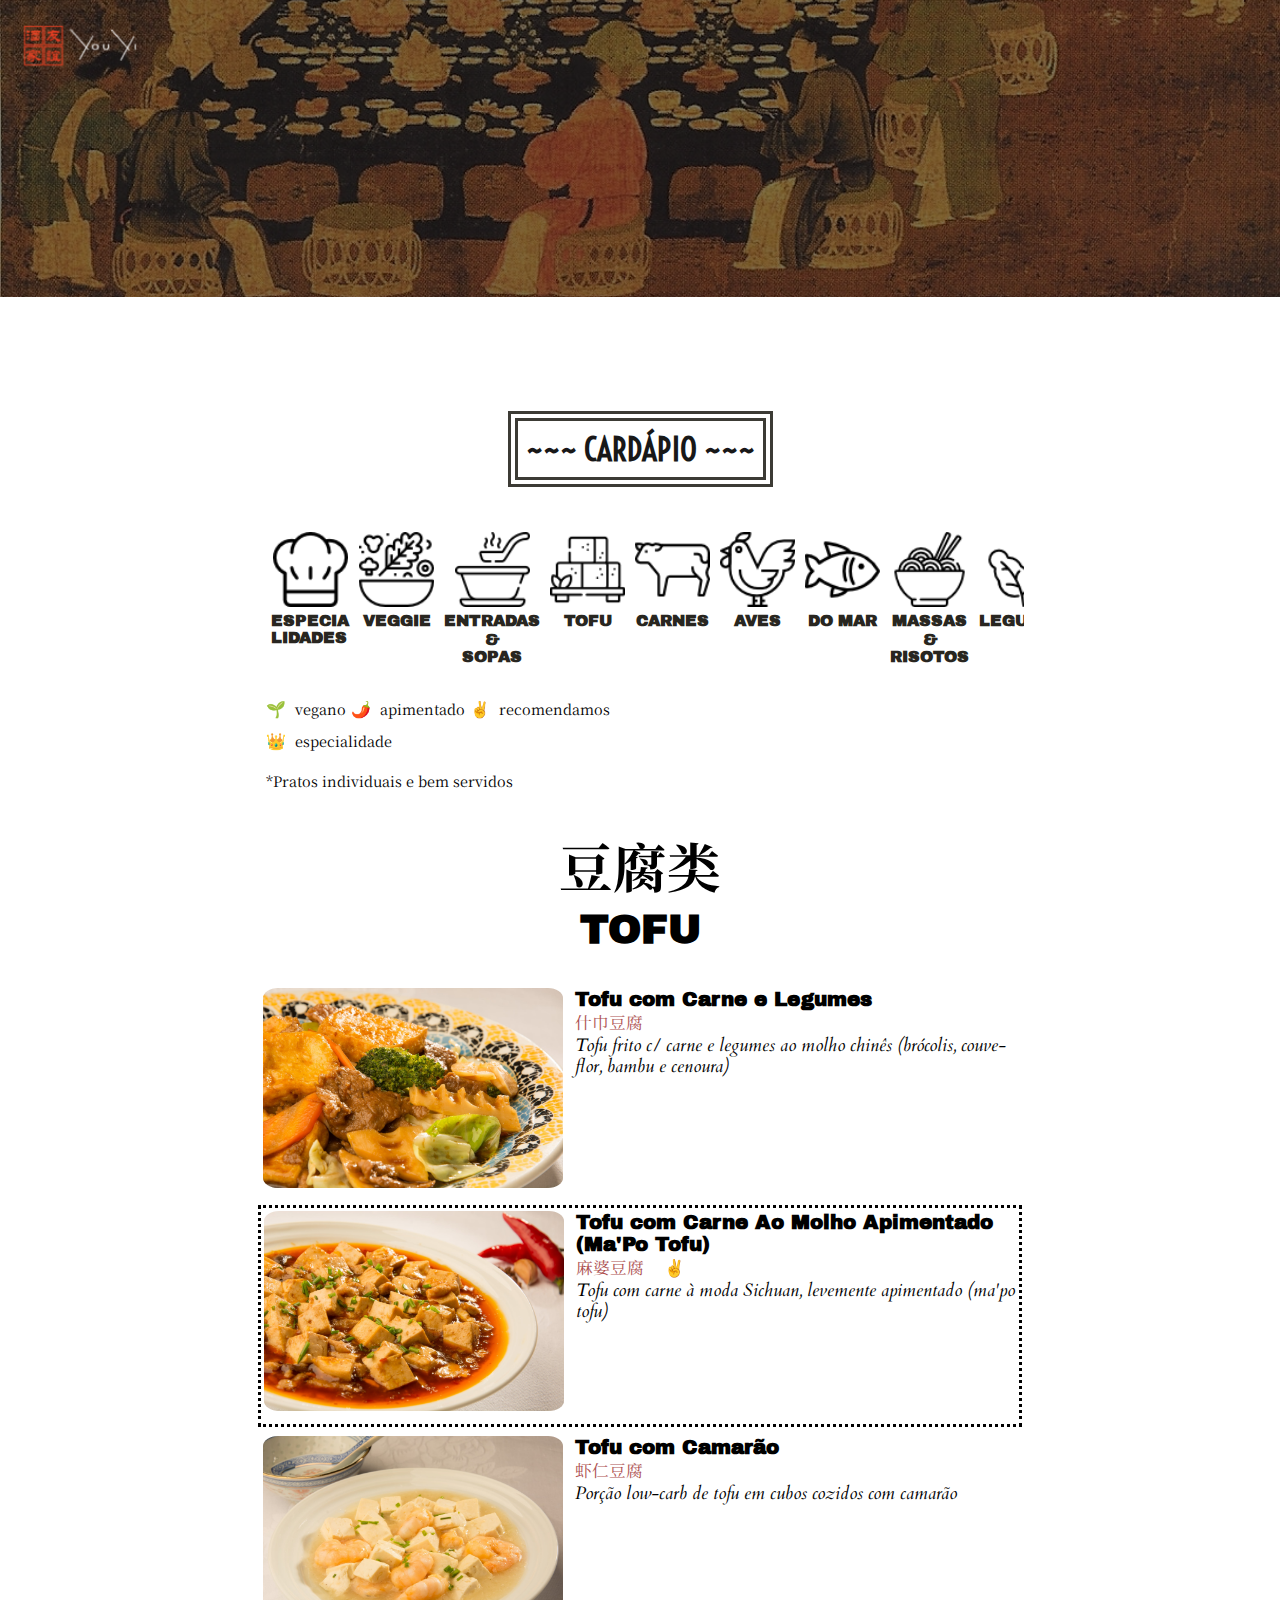
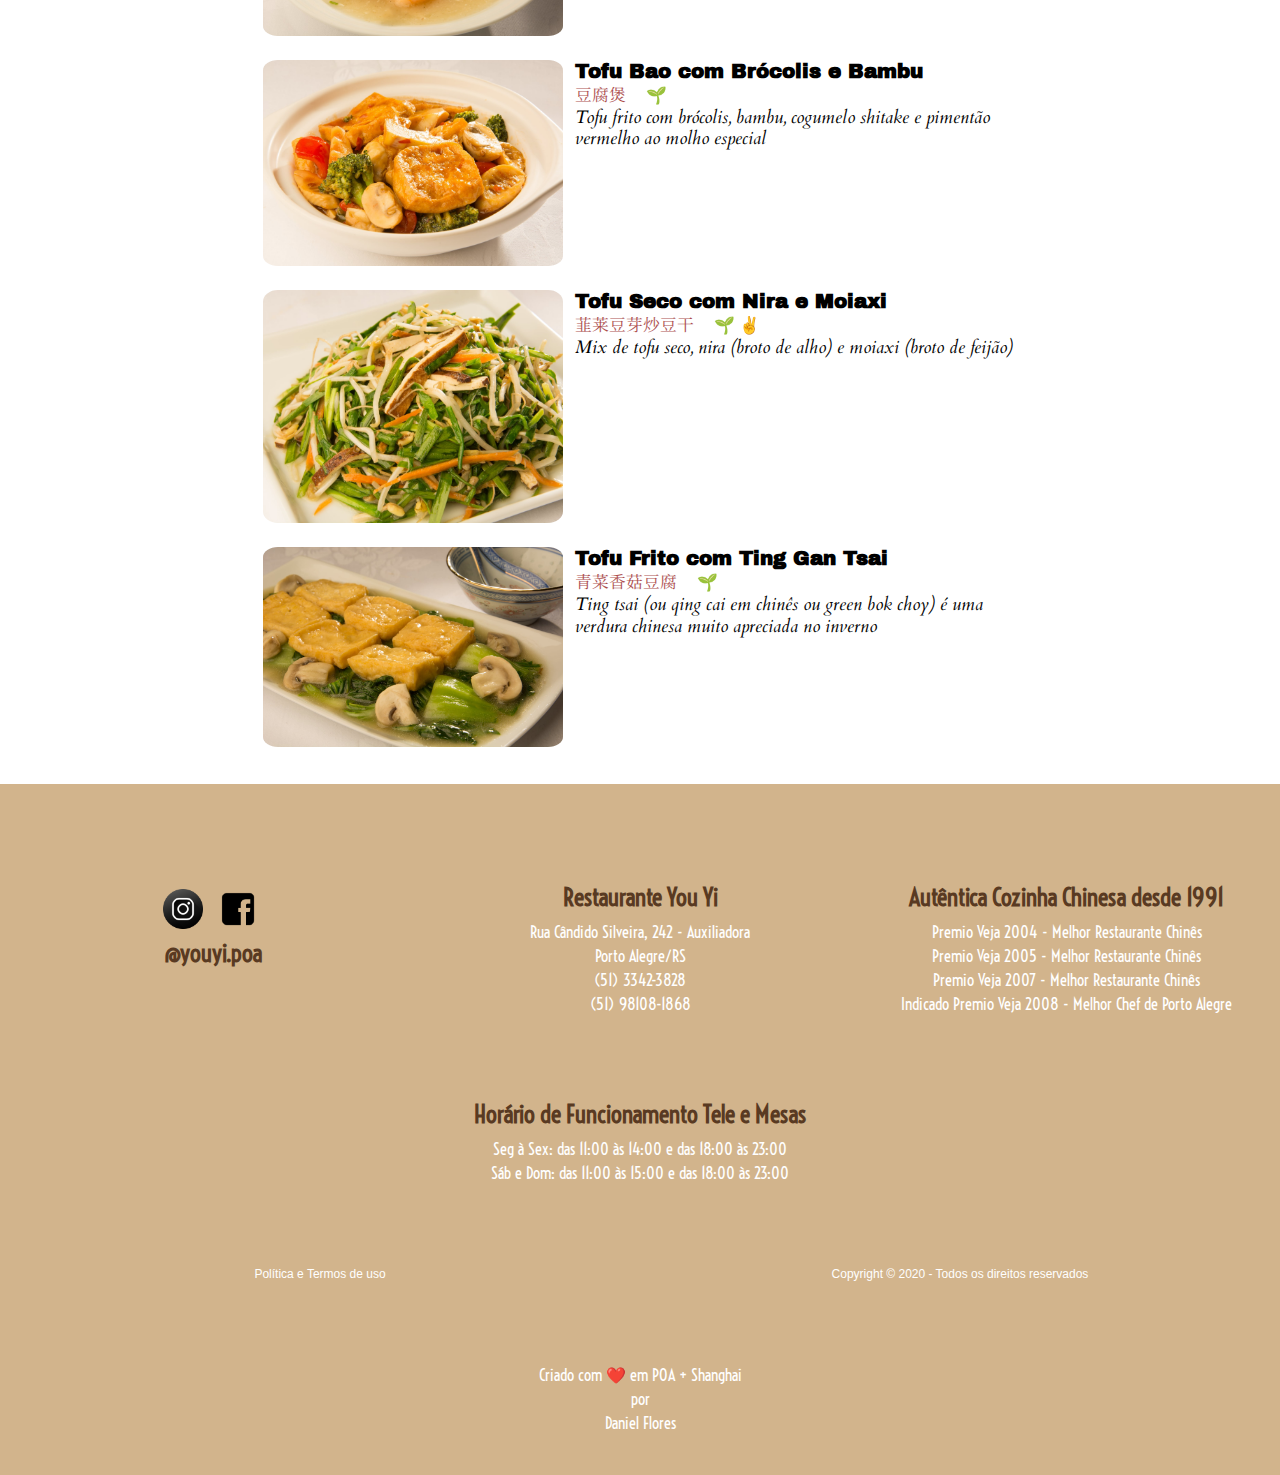
<file: cardapio/tofu.html>
<!-- Designed by Daniel Flores (danielfloresdacunha@protonmail.com) -->
<html lang="pt_BR">
<head>
   
    <script type='application/ld+json'>
        {
          "@context": "http://www.schema.org",
          "@type": "Restaurant",
          "name": "You Yi",
          "servesCuisine": "chinese",
          "url": "www.youyi.com.br",
          "logo": "https://github.com/dan3s3/youyi-temp/blob/master/assets/images/logoy2.png",
          "priceRange": "$$",
          "image": "https://www.youyi.com.br/assets/images/logoy2.png",
          "description": "O restaurante You Yi serve a autêntica comida chinesa em Porto Alegre desde 1991. Vencedor do prêmio Veja Comer & Beber. Venha conhecer um pedacinho da China no Brasil, ou peça online e por nossa tele-entrega.",
          "address": {
             "@type": "PostalAddress",
             "streetAddress": "Rua Cândido Silveira, 242",
             "addressLocality": "Porto Alegre",
             "addressRegion": "Rio Grande do Sul",
             "postalCode": "90540-010",
             "addressCountry": "Brasil"
          },
          "hasMap": "https://g.page/youyi-poa?share",
           "openingHours": "Mo 11:00-23:00 Tu 11:00-23:00 We 11:00-23:00 Th 01:00-23:00 Fr 11:00-23:00 Sa 11:00-23:00 Su 11:00-23:00",
          "telephone": "+55 (51) 33423828"
        }
        </script>
    <meta charset="UTF-8">
    <meta name="viewport" content="width=device-width, initial-scale=1.0">
    <meta http-equiv="X-UA-Compatible" content="ie=edge">
    <meta name="author" content="Daniel Flores">
    <meta name="description" content="A rica e variada gastronomia chinesa é celebrada com devoção no You Yi desde 1991 pelas hábeis mãos do chef Rong Zhou Hua, nascido e formado em Shanghai. Sua esposa, Li Mei Yun, recebe os clientes com hospitalidade, trocando histórias com a clientela cativa. A casa serve ainda como um ponto de encontro da comunidade chinesa que, com saudade, saboreia as delícias da culinária típica das principais regiões do país, como Yangzhou, Cantão, Sichuan e Shandong">
    <meta name="keywords" content="comida chinesa, restaurante, delivery, tele-entrega, porto alegre">
    <title>Restaurante You Yi - Autêntica Cozinha Chinesa</title>
    <link rel="stylesheet" href="../cardapio.css" type="text/css">
    <link rel="preconnect" href="https://fonts.gstatic.com">
    <link href="https://fonts.googleapis.com/css2?family=Archivo+Black&family=Cardo:ital@0;1&family=Noto+Serif+SC:wght@200&family=Voltaire&display=swap" rel="stylesheet"> 
    <link href="./assets/assets/images/logo-novo-redondo.jpg" rel="icon">
    <!-- Global site tag (gtag.js) - Google Analytics -->
    <script async src="https://www.googletagmanager.com/gtag/js?id=UA-177541244-1">
    </script>
    <script>
      window.dataLayer = window.dataLayer || [];
      function gtag(){dataLayer.push(arguments);}
      gtag('js', new Date());
      gtag('config', 'UA-177541244-1');
    </script>
    <script
    src="https://code.jquery.com/jquery-3.4.1.slim.min.js"
    integrity="sha256-pasqAKBDmFT4eHoN2ndd6lN370kFiGUFyTiUHWhU7k8="
    crossorigin="anonymous"></script>
    <script> 
            $(function() {
            $(".toggle").on("click", function() {
                if ($(".item").hasClass("active")) {
                    $(".item").removeClass("active");
                } else {
                    $(".item").addClass("active");
                }
            });
        });
    </script>
    <!-- Global site tag (gtag.js) - Google Analytics -->
<script async src="https://www.googletagmanager.com/gtag/js?id=UA-177448791-1">
</script>
<script>
  window.dataLayer = window.dataLayer || [];
  function gtag(){dataLayer.push(arguments);}
  gtag('js', new Date());

  gtag('config', 'UA-177448791-1');
</script>
</head>
    <body>
 <!-- HEADER SECTION -->
 <header>
    <nav>
        <ul class="menu">
            <li class="logo"><a href="http://www.youyi.com.br"><div id="nu-logo"></div></a></li>
           <!--  <li class="item" id="m1"><a href="http://www.youyi.com.br/historia">História</a></li>
            <li class="item" id="m2"><a href="http://www.youyi.com.br/cardapio">Cardápio</a></li>
            <li class="item" id="m3"><a href="#mooncakes">Mooncakes</a></li>
            <li class="item" id="m4"><a href="#contato">Contato</a></li>
            <li class="item button"><a href="http://www.youyi.com.br" id="lang-pt">PT</a><span class="letter-spacer">|</span><a href="http://www.youyi.com.br/index-en.html" id="lang-en">EN</a><span class="letter-spacer">|</span><a href="#" id="lang-mand">中文</a></li>
            <!-- <li class="item button secondary" id="m5"><a href="https://totvsfood.ninegrid.com.br/retail/rvc/GJYC/MzcwNA==/">Peça Agora!</a></li> -->
            <li class="toggle"><span class="bars"></span></li>
        </ul>
    </nav>
</header>
<div class="hero"></div>
<!-- MAIN SECTION -->    
<main>
    <div class="cat-container">
        <h1 class="cat-head-text">~~~ Cardápio ~~~</h1>
    </div>
    
<!-- Horizontal Scroll Menu -->

    <div class="scrolling-wrapper">
        <div class="card">
            <a href="./especialidades.html">
                <div class="inner-wrapper">
                    <img src="../assets/images/icon-especialidades.png">
                    <h1>Especia<br>
                        lidades</h1>
                </div>
            </a>
        </div>
        <div class="card">
            <a href="./vegetariano.html">
                <div class="inner-wrapper">
                    <img src="../assets/images/icon-vegetariano.png">
                    <h1>Veggie</h1>
                </div>
            </a>
        </div>
        <div class="card">
            <a href="./entradas.html">
                <div class="inner-wrapper">
                    <img src="../assets/images/icon-hot-soup.png">
                    <h1>Entradas</h1>
                    <h1 class="centering">&</h1>
                    <h1 class="centering">Sopas</h1>
                </div>
            </a>
        </div>
        <div class="card">
            <a href="./tofu.html">
                <div class="inner-wrapper">
                    <img src="../assets/images/icon-tofu.png">
                    <h1>Tofu</h1>
                </div>
            </a>
        </div>
        <div class="card">
            <a href="./carnes.html">
                <div class="inner-wrapper">
                    <img src="../assets/images/icon-cow.png">
                    <h1>Carnes</h1>
                </div>
            </a>
        </div>
        <div class="card">
            <a href="./aves.html">
                <div class="inner-wrapper">
                    <img src="../assets/images/icon-chicken.png">
                    <h1>Aves</h1>
                </div>
            </a>
        </div>
        <div class="card">
            <a href="./domar.html">
                <div class="inner-wrapper">
                    <img src="../assets/images/icon-fish.png">
                    <h1>Do Mar</h1>
                </div>
            </a>
        </div>
        <div class="card">
            <a href="./massas.html">
                <div class="inner-wrapper">
                    <img src="../assets/images/icon-chinese-food.png">
                    <h1>Massas</h1>
                    <h1 class="centering">&</h1>
                    <h1 class="centering">Risotos</h1>
                </div>
            </a>
        </div>
        <div class="card">
            <a href="./legumes.html">
                <div class="inner-wrapper">
                    <img src="../assets/images/icon-vegetables.png">
                    <h1>Legumes</h1>
                </div>
            </a>
        </div>
        <div class="card">
            <a href="./sobremesa.html">
                <div class="inner-wrapper">
                    <img src="../assets/images/icon-ice-cream.png">
                    <h1>Sobremesas</h1>
                </div>
            </a>
        </div>
        <!-- 
        <div class="card">
            <a href="./bebidas.html">
                <div class="inner-wrapper">
                    <img src="../assets/images/icon-drink.png">
                    <h1>Bebidas</h1>
                </div>
            </a>
        </div>
        -->
    </div>

<!-- Disclaimers -->
<section class="disclaimer">
    <p><span class="bigger">🌱</span><span class="space"> vegano</span><span class="bigger">🌶️</span><span class="space"> apimentado</span><span class="bigger">✌️</span><span class="space"> recomendamos</span></p>
    <p><span class="bigger">👑</span><span class="space"> especialidade</span></p>
    <p>*Pratos individuais e bem servidos</p>
    <!-- 
    <p><span class="bigger">🚲</span> Tele: tudo é preparado na hora e servido com o máximo de frescor na proposta original. Tentamos replicar essa filosofia na tele-entrega e a diferença é quase sempre imperceptível. Entretanto, observamos que alguns pratos podem sofrer leve alteração de consistência devido às condições de acondicionamento</p>
    -->
</section>

            <!-- Current Category -->
            <h1 class="cat-mandarin">豆腐类</h1>
            <h1 class="cat-center">Tofu</h1>
            
            <!-- Collapsible -->           
            <div class="single-back">
                <section class="menu-item">
                    <div class="inner-left">
                        <img src="../assets/images/item-46-tofu-carne-legumes.jpg">
                    </div>
                    <div class="inner-right">
                        <h3>Tofu com Carne e Legumes</h3>
                        <span class="mandarin">什巾豆腐</span>
                        <p>Tofu frito c/ carne e legumes ao molho chinês (brócolis, couve-flor, bambu e cenoura) </p>
                    </div>
                </section>
                <div class="headliner">
                    <section class="menu-item-b">
                        <div class="inner-left">
                            <img src="../assets/images/item-47-tofu-mapo.jpg">
                        </div>
                        <div class="inner-right">
                            <h3>Tofu com Carne Ao Molho Apimentado (Ma'Po Tofu)</h3>
                            <span class="mandarin">麻婆豆腐</span><span class="space">✌️</span>
                            <p>Tofu com carne à moda Sichuan, levemente apimentado (ma'po tofu) </p>
                        </div>
                    </section>
                </div>
                    <section class="menu-item">
                        <div class="inner-left">
                            <img src="../assets/images/item-48-tofu-camarao.jpg">
                        </div>
                        <div class="inner-right">
                            <h3>Tofu com Camarão </h3>
                            <span class="mandarin">虾仁豆腐</span>
                            <p>Porção low-carb de tofu em cubos cozidos com camarão</p>
                        </div>
                    </section>
                
                <section class="menu-item">
                    <div class="inner-left">
                        <img src="../assets/images/item-49-tofubao-brocolis.jpg">
                    </div>
                    <div class="inner-right">
                        <h3>Tofu Bao com Brócolis e Bambu </h3>
                        <span class="mandarin">豆腐煲</span><span class="space">🌱</span>
                        <p>Tofu frito com brócolis, bambu, cogumelo shitake e pimentão vermelho ao molho especial</p>
                    </div>
                </section>
                <section class="menu-item">
                    <div class="inner-left">
                        <img src="../assets/images/item-50-tofu-nira.jpg">
                    </div>
                    <div class="inner-right">
                        <h3>Tofu Seco com Nira e Moiaxi</h3>
                        <span class="mandarin">韮莱豆芽炒豆干</span><span class="space">🌱 ✌️</span>
                        <p>Mix de tofu seco, nira (broto de alho) e moiaxi (broto de feijão) </p>
                    </div>
                </section>
                <section class="menu-item">
                    <div class="inner-left">
                        <img src="../assets/images/item-51-tofu-tingtsai.jpg">
                    </div>
                    <div class="inner-right">
                        <h3>Tofu Frito com Ting Gan Tsai</h3>
                        <span class="mandarin">青菜香菇豆腐</span><span class="space">🌱</span>
                        <p>Ting tsai (ou qing cai em chinês ou green bok choy) é uma verdura chinesa muito apreciada no inverno </p>
                    </div>
                </section>
            </div>
        </main>
        
<!-- FOOTER SECTION -->
<footer id="contato">
    <section class="footer-l1-container">
        <div class="footer-l1">
            <ul class="medias">
                <li><a href="https://www.instagram.com/youyi.poa/"><img src="../assets/images/insta-novo.png"></a></li>
                <li><a href="https://www.facebook.com/youyi.poa/"><img src="../assets/images/face-novo.png"></a></li>
            </ul>
            <h4>@youyi.poa</h4>
        </div>
        <div class="footer-l1">
            <h4>Restaurante You Yi</h4>
            <address>
                <span>Rua Cândido Silveira, 242 - Auxiliadora<br>
                    Porto Alegre/RS<br>
                    <a href="tel:51-3342-3828">(51) 3342-3828</a><br>
                    <a href="tel:51-98108-1869">(51) 98108-1868</a></span>
            </address>
        </div>
        <div class="footer-l1">
            <h4>Autêntica Cozinha Chinesa desde 1991</h4>
            <ul>
                <li>Premio Veja 2004 - Melhor Restaurante Chinês</li>
                <li>Premio Veja 2005 - Melhor Restaurante Chinês</li>
                <li>Premio Veja 2007 - Melhor Restaurante Chinês</li>
                <li>Indicado Premio Veja 2008 - Melhor Chef de Porto Alegre</li>
            </ul>
        </div>
    </section>
    <section class="footer-l4-container">
        <div class="footer-l4">
            <h4 id="hours">Horário de Funcionamento Tele e Mesas</h4>
            <span>Seg à Sex: das <time>11:00</time> às <time>14:00</time> e das <time>18:00</time> às <time>23:00</time><br>
                Sáb e Dom: das <time>11:00</time> às <time>15:00</time> e das <time>18:00</time> às <time>23:00</time></span>
        </div>
    </section>
    <section class="footer-l2-container">
        <div class="footer-l2">
            <span><a href="#">Política e Termos de uso</a></span>
        </div>
        <div class="footer-l2" id="copyright">
            <span>Copyright © 2020 - Todos os direitos reservados</span>
        </div>
    </section>
    <div class="footer-l3">
        <span>Criado com ❤️ em POA + Shanghai<br>
              por<br>
              <a href="https://www.linkedin.com/in/danielfloresdacunha/" target="_blank">Daniel Flores</a></span>
    </div>
</footer>







        <script src="../scripts/scripts.js"></script>   
    </body>
</html>
</file>
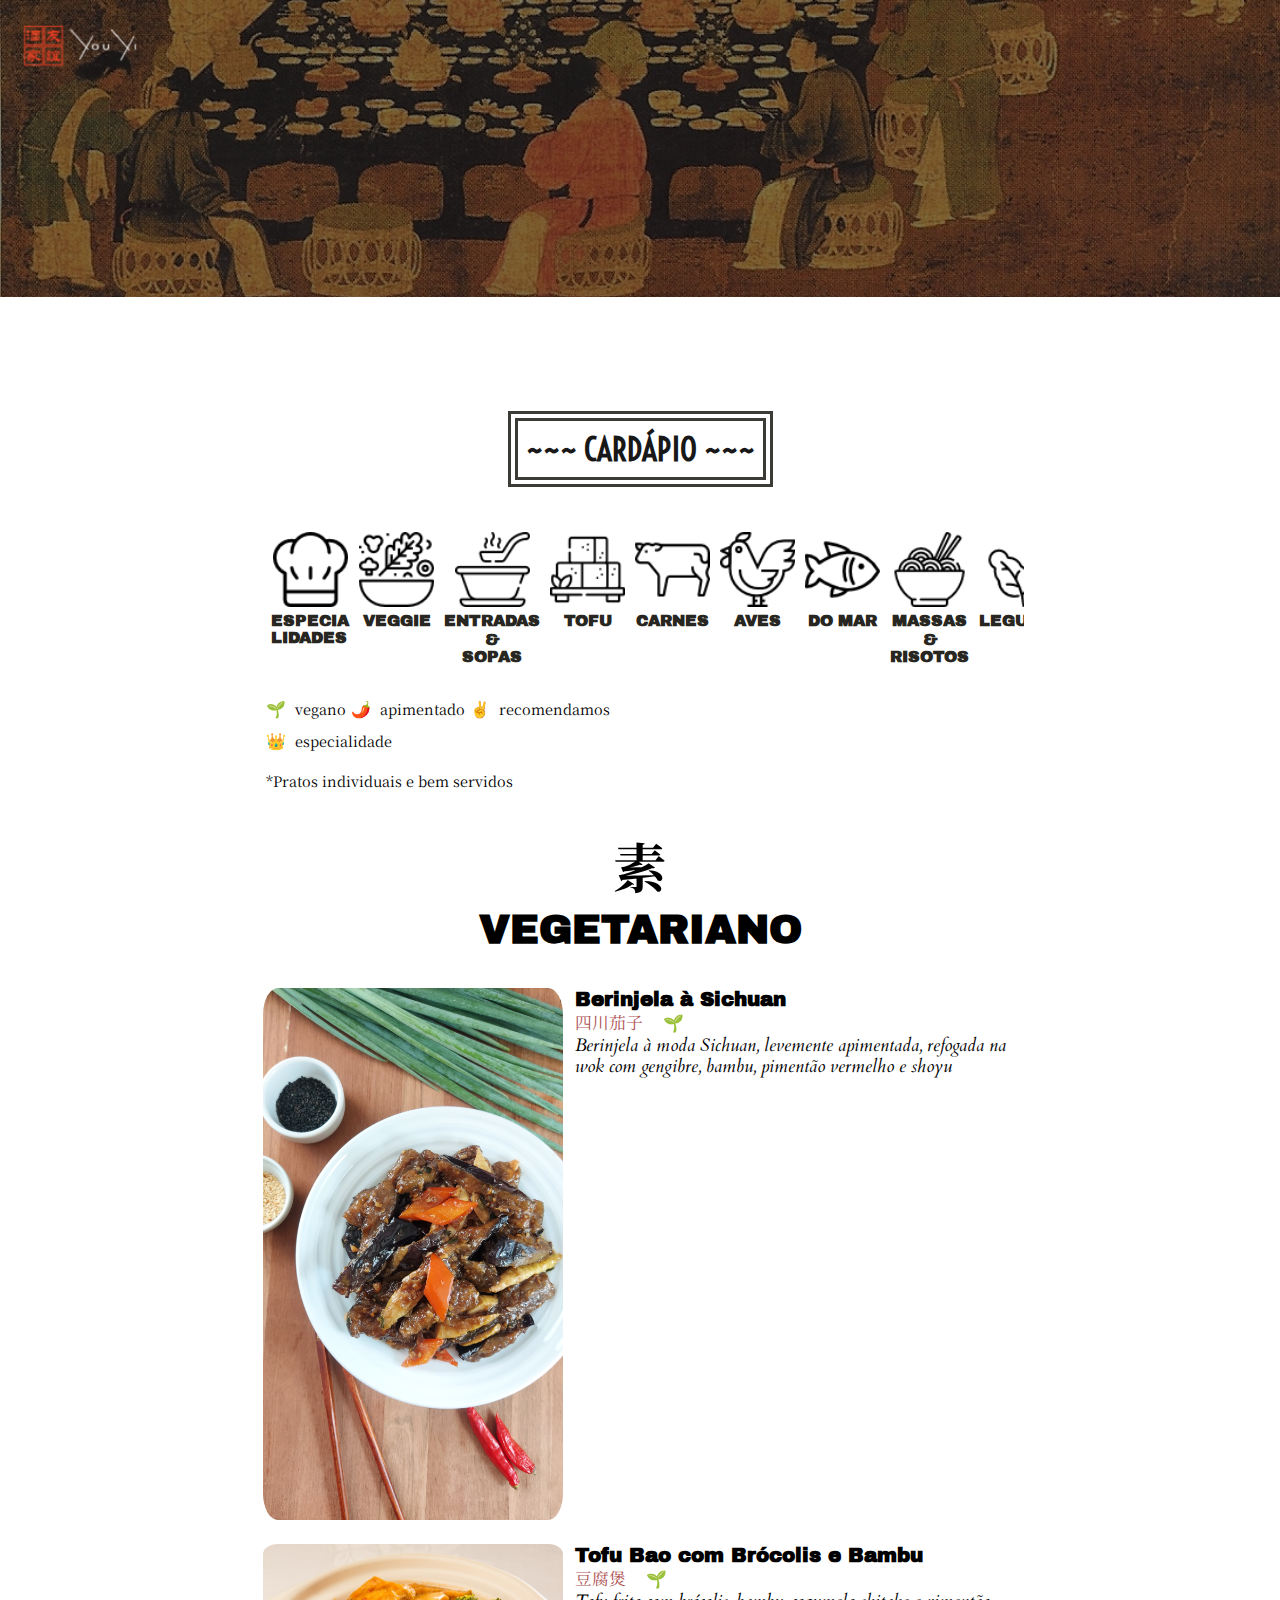
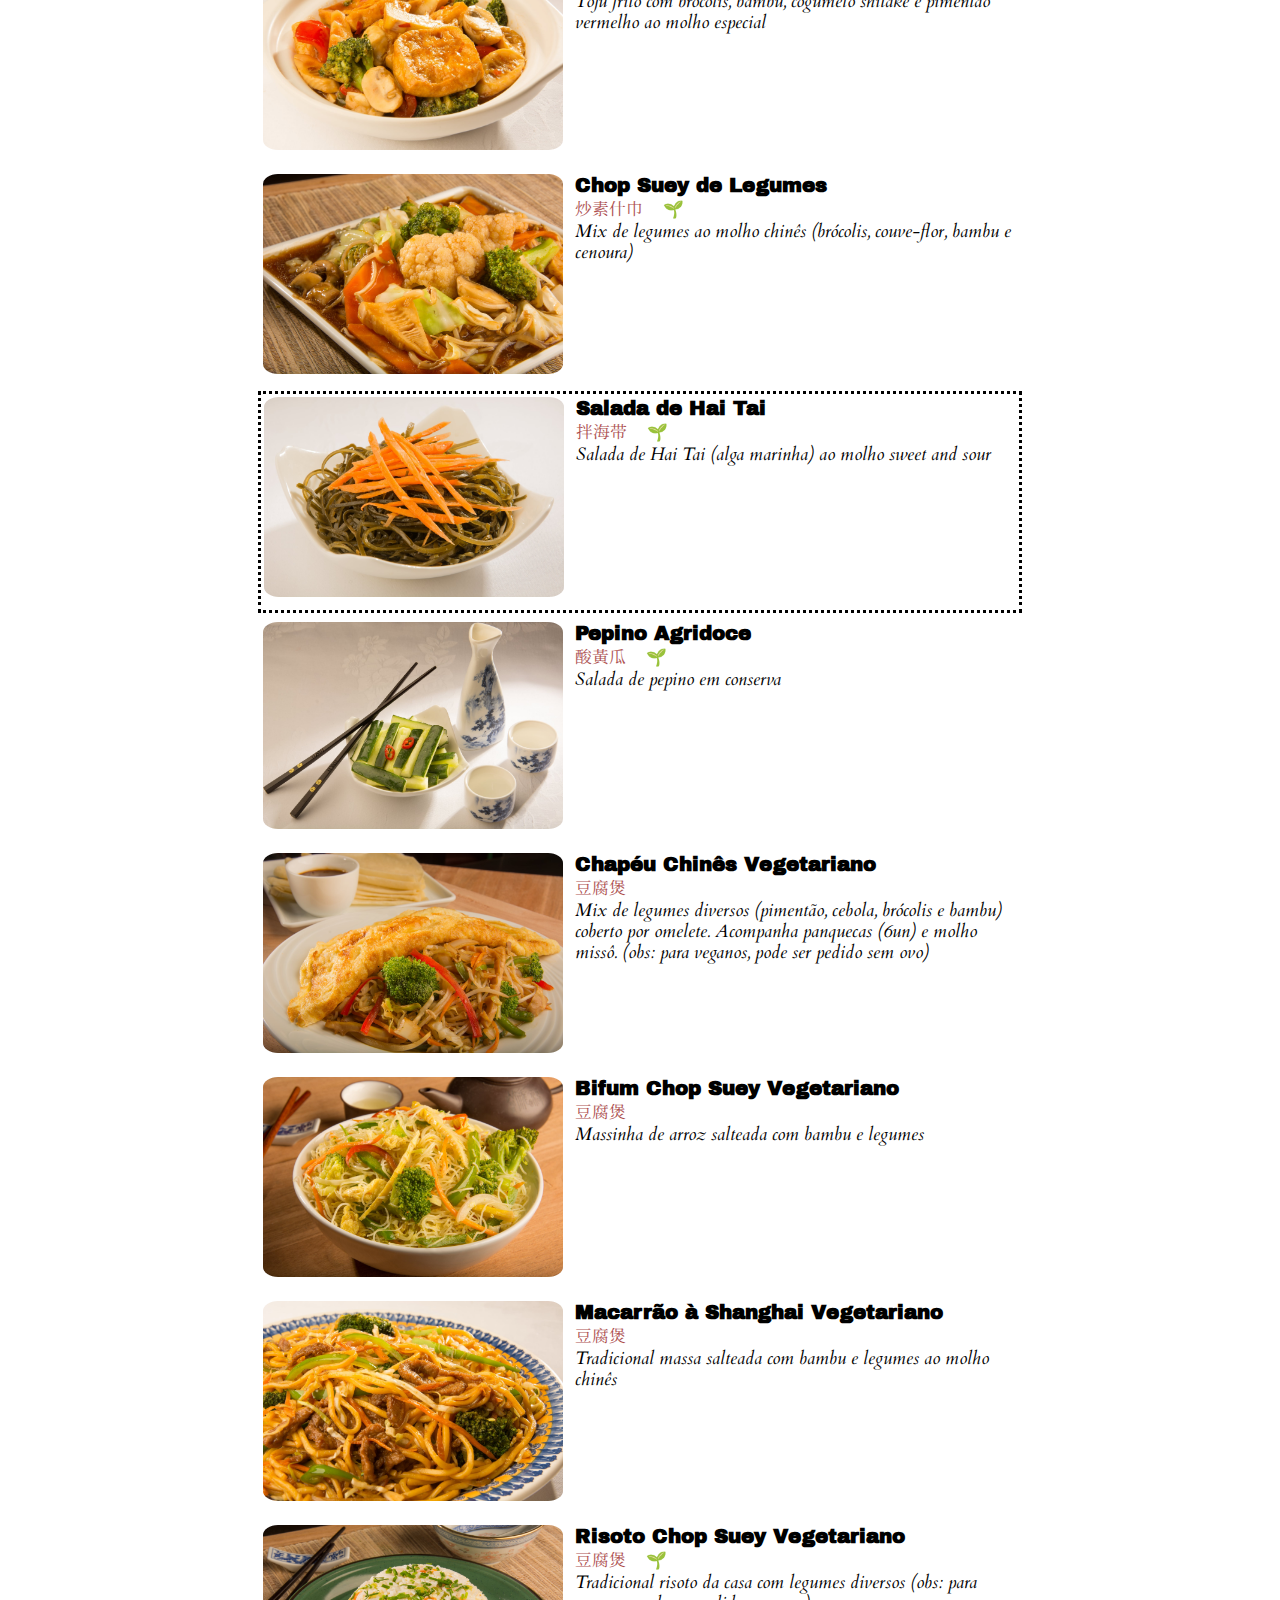
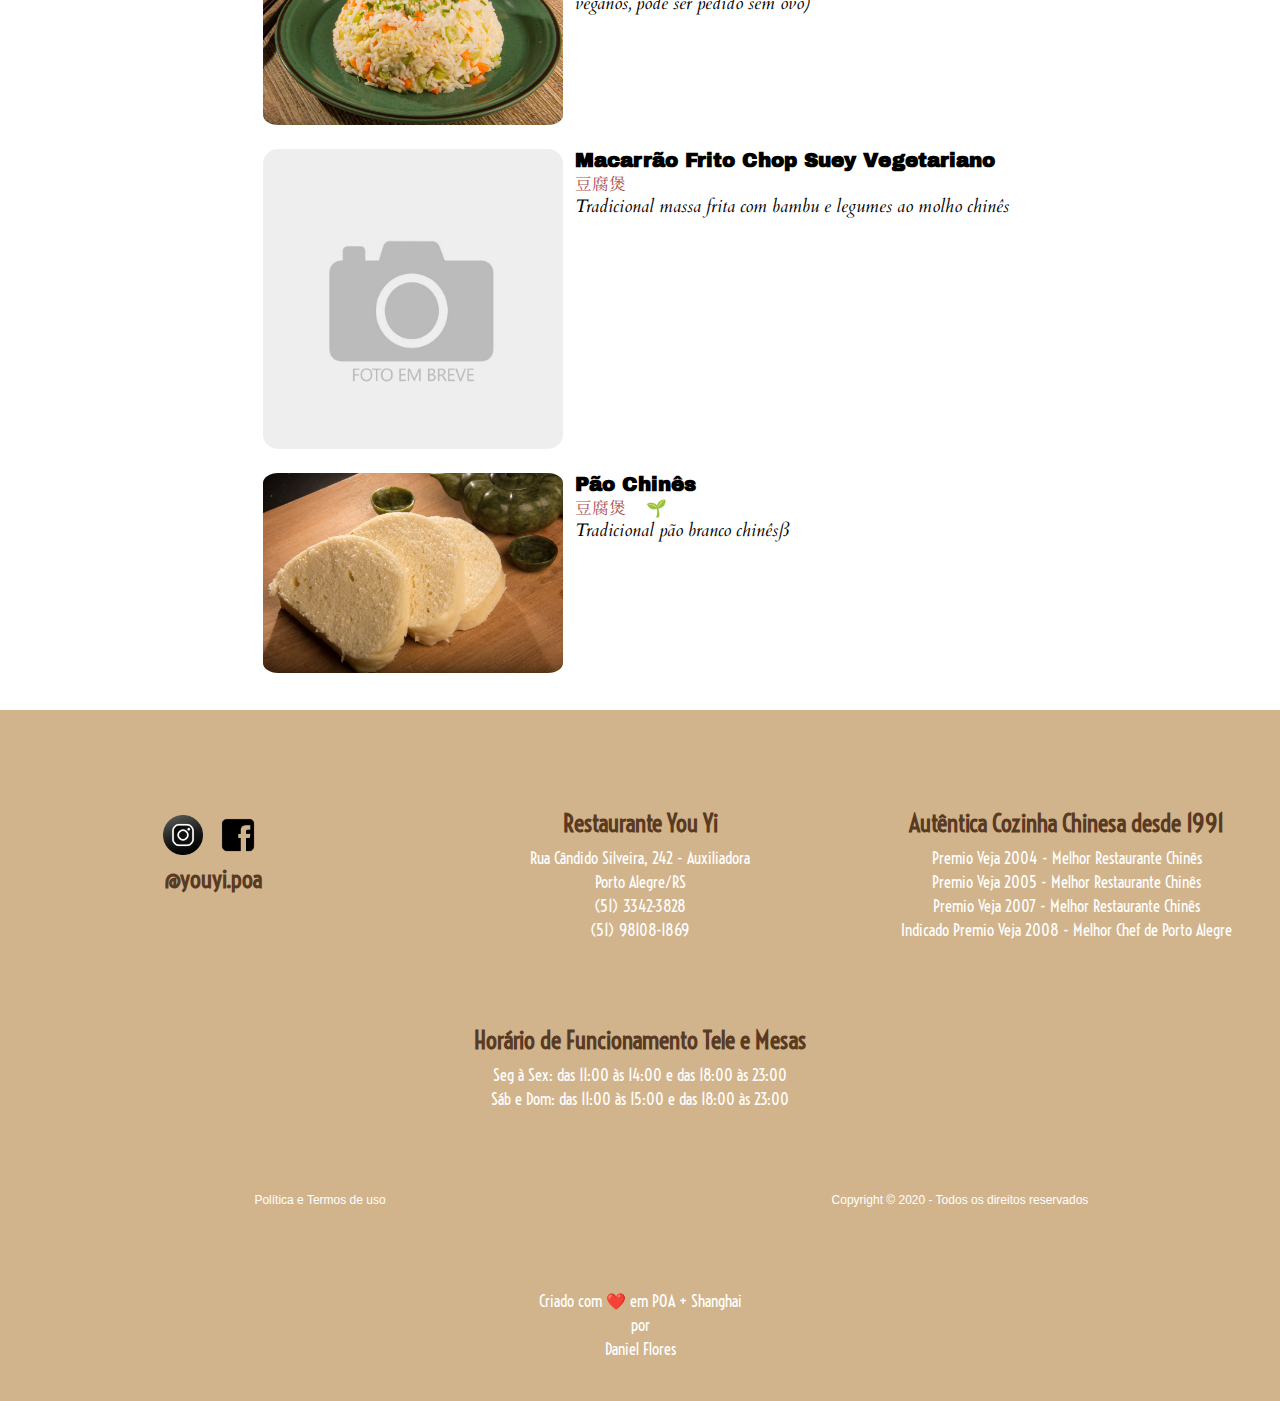
<file: cardapio/vegetariano.html>
<!-- Designed by Daniel Flores (danielfloresdacunha@protonmail.com) -->
<html lang="pt_BR">
<head>
   
    <script type='application/ld+json'>
        {
          "@context": "http://www.schema.org",
          "@type": "Restaurant",
          "name": "You Yi",
          "servesCuisine": "chinese",
          "url": "www.youyi.com.br",
          "logo": "https://github.com/dan3s3/youyi-temp/blob/master/assets/images/logoy2.png",
          "priceRange": "$$",
          "image": "https://www.youyi.com.br/assets/images/logoy2.png",
          "description": "O restaurante You Yi serve a autêntica comida chinesa em Porto Alegre desde 1991. Vencedor do prêmio Veja Comer & Beber. Venha conhecer um pedacinho da China no Brasil, ou peça online e por nossa tele-entrega.",
          "address": {
             "@type": "PostalAddress",
             "streetAddress": "Rua Cândido Silveira, 242",
             "addressLocality": "Porto Alegre",
             "addressRegion": "Rio Grande do Sul",
             "postalCode": "90540-010",
             "addressCountry": "Brasil"
          },
          "hasMap": "https://g.page/youyi-poa?share",
           "openingHours": "Mo 11:00-23:00 Tu 11:00-23:00 We 11:00-23:00 Th 01:00-23:00 Fr 11:00-23:00 Sa 11:00-23:00 Su 11:00-23:00",
          "telephone": "+55 (51) 33423828"
        }
        </script>
    <meta charset="UTF-8">
    <meta name="viewport" content="width=device-width, initial-scale=1.0">
    <meta http-equiv="X-UA-Compatible" content="ie=edge">
    <meta name="author" content="Daniel Flores">
    <meta name="description" content="A rica e variada gastronomia chinesa é celebrada com devoção no You Yi desde 1991 pelas hábeis mãos do chef Rong Zhou Hua, nascido e formado em Shanghai. Sua esposa, Li Mei Yun, recebe os clientes com hospitalidade, trocando histórias com a clientela cativa. A casa serve ainda como um ponto de encontro da comunidade chinesa que, com saudade, saboreia as delícias da culinária típica das principais regiões do país, como Yangzhou, Cantão, Sichuan e Shandong">
    <meta name="keywords" content="comida chinesa, restaurante, delivery, tele-entrega, porto alegre">
    <title>Restaurante You Yi - Autêntica Cozinha Chinesa</title>
    <link rel="stylesheet" href="../cardapio.css" type="text/css">
    <link rel="preconnect" href="https://fonts.gstatic.com">
    <link href="https://fonts.googleapis.com/css2?family=Archivo+Black&family=Cardo:ital@0;1&family=Noto+Serif+SC:wght@200&family=Voltaire&display=swap" rel="stylesheet"> 
    <link href="./assets/assets/images/logo-novo-redondo.jpg" rel="icon">
    <!-- Global site tag (gtag.js) - Google Analytics -->
    <script async src="https://www.googletagmanager.com/gtag/js?id=UA-177541244-1">
    </script>
    <script>
      window.dataLayer = window.dataLayer || [];
      function gtag(){dataLayer.push(arguments);}
      gtag('js', new Date());
      gtag('config', 'UA-177541244-1');
    </script>
    <script
    src="https://code.jquery.com/jquery-3.4.1.slim.min.js"
    integrity="sha256-pasqAKBDmFT4eHoN2ndd6lN370kFiGUFyTiUHWhU7k8="
    crossorigin="anonymous"></script>
    <script> 
            $(function() {
            $(".toggle").on("click", function() {
                if ($(".item").hasClass("active")) {
                    $(".item").removeClass("active");
                } else {
                    $(".item").addClass("active");
                }
            });
        });
    </script>
    <!-- Global site tag (gtag.js) - Google Analytics -->
<script async src="https://www.googletagmanager.com/gtag/js?id=UA-177448791-1">
</script>
<script>
  window.dataLayer = window.dataLayer || [];
  function gtag(){dataLayer.push(arguments);}
  gtag('js', new Date());

  gtag('config', 'UA-177448791-1');
</script>
</head>
    <body>
 <!-- HEADER SECTION -->
 <header>
    <nav>
        <ul class="menu">
            <li class="logo"><a href="http://www.youyi.com.br"><div id="nu-logo"></div></a></li>
           <!--  <li class="item" id="m1"><a href="http://www.youyi.com.br/historia">História</a></li>
            <li class="item" id="m2"><a href="http://www.youyi.com.br/cardapio">Cardápio</a></li>
            <li class="item" id="m3"><a href="#mooncakes">Mooncakes</a></li>
            <li class="item" id="m4"><a href="#contato">Contato</a></li>
            <li class="item button"><a href="http://www.youyi.com.br" id="lang-pt">PT</a><span class="letter-spacer">|</span><a href="http://www.youyi.com.br/index-en.html" id="lang-en">EN</a><span class="letter-spacer">|</span><a href="#" id="lang-mand">中文</a></li>
            <!-- <li class="item button secondary" id="m5"><a href="https://totvsfood.ninegrid.com.br/retail/rvc/GJYC/MzcwNA==/">Peça Agora!</a></li> -->
            <li class="toggle"><span class="bars"></span></li>
        </ul>
    </nav>
</header>
<div class="hero"></div>
<!-- MAIN SECTION -->    
<main>
    <div class="cat-container">
        <h1 class="cat-head-text">~~~ Cardápio ~~~</h1>
    </div>
    
<!-- Horizontal Scroll Menu -->

    <div class="scrolling-wrapper">
        <div class="card">
            <a href="./especialidades.html">
                <div class="inner-wrapper">
                    <img src="../assets/images/icon-especialidades.png">
                    <h1>Especia<br>
                        lidades</h1>
                </div>
            </a>
        </div>
        <div class="card">
            <a href="./vegetariano.html">
                <div class="inner-wrapper">
                    <img src="../assets/images/icon-vegetariano.png">
                    <h1>Veggie</h1>
                </div>
            </a>
        </div>
        <div class="card">
            <a href="./entradas.html">
                <div class="inner-wrapper">
                    <img src="../assets/images/icon-hot-soup.png">
                    <h1>Entradas</h1>
                    <h1 class="centering">&</h1>
                    <h1 class="centering">Sopas</h1>
                </div>
            </a>
        </div>
        <div class="card">
            <a href="./tofu.html">
                <div class="inner-wrapper">
                    <img src="../assets/images/icon-tofu.png">
                    <h1>Tofu</h1>
                </div>
            </a>
        </div>
        <div class="card">
            <a href="./carnes.html">
                <div class="inner-wrapper">
                    <img src="../assets/images/icon-cow.png">
                    <h1>Carnes</h1>
                </div>
            </a>
        </div>
        <div class="card">
            <a href="./aves.html">
                <div class="inner-wrapper">
                    <img src="../assets/images/icon-chicken.png">
                    <h1>Aves</h1>
                </div>
            </a>
        </div>
        <div class="card">
            <a href="./domar.html">
                <div class="inner-wrapper">
                    <img src="../assets/images/icon-fish.png">
                    <h1>Do Mar</h1>
                </div>
            </a>
        </div>
        <div class="card">
            <a href="./massas.html">
                <div class="inner-wrapper">
                    <img src="../assets/images/icon-chinese-food.png">
                    <h1>Massas</h1>
                    <h1 class="centering">&</h1>
                    <h1 class="centering">Risotos</h1>
                </div>
            </a>
        </div>
        <div class="card">
            <a href="./legumes.html">
                <div class="inner-wrapper">
                    <img src="../assets/images/icon-vegetables.png">
                    <h1>Legumes</h1>
                </div>
            </a>
        </div>
        <div class="card">
            <a href="./sobremesa.html">
                <div class="inner-wrapper">
                    <img src="../assets/images/icon-ice-cream.png">
                    <h1>Sobremesas</h1>
                </div>
            </a>
        </div>
        <!-- 
        <div class="card">
            <a href="./bebidas.html">
                <div class="inner-wrapper">
                    <img src="../assets/images/icon-drink.png">
                    <h1>Bebidas</h1>
                </div>
            </a>
        </div>
        -->
    </div>

<!-- Disclaimers -->
<section class="disclaimer">
    <p><span class="bigger">🌱</span><span class="space"> vegano</span><span class="bigger">🌶️</span><span class="space"> apimentado</span><span class="bigger">✌️</span><span class="space"> recomendamos</span></p>
    <p><span class="bigger">👑</span><span class="space"> especialidade</span></p>
    <p>*Pratos individuais e bem servidos</p>
    <!-- 
    <p><span class="bigger">🚲</span> Tele: tudo é preparado na hora e servido com o máximo de frescor na proposta original. Tentamos replicar essa filosofia na tele-entrega e a diferença é quase sempre imperceptível. Entretanto, observamos que alguns pratos podem sofrer leve alteração de consistência devido às condições de acondicionamento</p>
    -->
</section>

            <!-- Current Category -->
            <h1 class="cat-mandarin">素</h1>
            <h1 class="cat-center">Vegetariano</h2>
            
            <!-- Collapsible -->
            <div class="single-back">
               <section class="menu-item">
                    <div class="inner-left">
                        <img src="../assets/images/item-551-berinjela-sichuan.jpg">
                    </div>
                    <div class="inner-right">
                        <h3>Berinjela à Sichuan</h3>
                        <span class="mandarin">四川茄子</span><span class="space">🌱</span>
                        <p>Berinjela à moda Sichuan, levemente apimentada, refogada na wok com gengibre, bambu, pimentão vermelho e shoyu </p>
                    </div>
                </section> 
               
               
               <section class="menu-item">
                    <div class="inner-left">
                        <img src="../assets/images/item-49-tofubao-brocolis.jpg">
                    </div>
                    <div class="inner-right">
                        <h3>Tofu Bao com Brócolis e Bambu</h3>
                        <span class="mandarin">豆腐煲</span><span class="space">🌱</span>
                        <p>Tofu frito com brócolis, bambu, cogumelo shitake e pimentão vermelho ao molho especial </p>
                    </div>
                </section>
                <section class="menu-item">
                    <div class="inner-left">
                        <img src="../assets/images/item-chopsuey-legumes-1.jpg">
                    </div>
                    <div class="inner-right">
                        <h3>Chop Suey de Legumes</h3>
                        <span class="mandarin">炒素什巾</span><span class="space">🌱</span>
                        <p>Mix de legumes ao molho chinês (brócolis, couve-flor, bambu e cenoura)</p>
                    </div>
                </section>
                <div class="headliner">
                    <section class="menu-item-b">
                        <div class="inner-left">
                            <img src="../assets/images/item-106-haitai.jpg">
                        </div>
                        <div class="inner-right">
                            <h3>Salada de Hai Tai</h3>
                            <span class="mandarin">拌海带</span><span class="space">🌱</span>
                            <p>Salada de Hai Tai (alga marinha) ao molho sweet and sour </p>
                        </div>
                    </section>
                </div>
                <section class="menu-item">
                    <div class="inner-left">
                        <img src="../assets/images/item-6-salada-pepino.jpg">
                    </div>
                    <div class="inner-right">
                        <h3>Pepino Agridoce</h3>
                        <span class="mandarin">酸黃瓜</span><span class="space">🌱</span>
                        <p>Salada de pepino em conserva </p>
                    </div>
                </section>
                <section class="menu-item">
                    <div class="inner-left">
                        <img src="../assets/images/item-new-chapeu-veg-2.jpg">
                    </div>
                    <div class="inner-right">
                        <h3>Chapéu Chinês Vegetariano</h3>
                        <span class="mandarin">豆腐煲</span>
                        <p>Mix de legumes diversos (pimentão, cebola, brócolis e bambu) coberto por omelete. Acompanha panquecas (6un) e molho missô. (obs: para veganos, pode ser pedido sem ovo) </p>
                    </div>
                </section>
                <section class="menu-item">
                    <div class="inner-left">
                        <img src="../assets/images/item-new-bifum-veg-1.jpg">
                    </div>
                    <div class="inner-right">
                        <h3>Bifum Chop Suey Vegetariano</h3>
                        <span class="mandarin">豆腐煲</span>
                        <p>Massinha de arroz salteada com bambu e legumes </p>
                    </div>
                </section>
                <section class="menu-item">
                    <div class="inner-left">
                        <img src="../assets/images/item-59-macarrao-shanghai.jpg">
                    </div>
                    <div class="inner-right">
                        <h3>Macarrão à Shanghai Vegetariano</h3>
                        <span class="mandarin">豆腐煲</span>
                        <p>Tradicional massa salteada com bambu e legumes ao molho chinês </p>
                    </div>
                </section>
                <section class="menu-item">
                    <div class="inner-left">
                        <img src="../assets/images/item-new-risoto-chopsuey-veg-1.jpg">
                    </div>
                    <div class="inner-right">
                        <h3>Risoto Chop Suey Vegetariano</h3>
                        <span class="mandarin">豆腐煲</span><span class="space">🌱</span>
                        <p>Tradicional risoto da casa com legumes diversos (obs: para veganos, pode ser pedido sem ovo) </p>
                    </div>
                </section>
                <section class="menu-item">
                    <div class="inner-left">
                        <img src="../assets/images/soon.png">
                    </div>
                    <div class="inner-right">
                        <h3>Macarrão Frito Chop Suey Vegetariano</h3>
                        <span class="mandarin">豆腐煲</span>
                        <p>Tradicional massa frita com bambu e legumes ao molho chinês </p>
                    </div>
                </section>
                <section class="menu-item">
                    <div class="inner-left">
                        <img src="../assets/images/item-new-pao-1.jpg">
                    </div>
                    <div class="inner-right">
                        <h3>Pão Chinês</h3>
                        <span class="mandarin">豆腐煲</span><span class="space">🌱</span>
                        <p>Tradicional pão branco chinêsß</p>
                    </div>
                </section>
            </div>           
        </main>
        
<!-- FOOTER SECTION -->
<footer id="contato">
    <section class="footer-l1-container">
        <div class="footer-l1">
            <ul class="medias">
                <li><a href="https://www.instagram.com/youyi.poa/"><img src="../assets/images/insta-novo.png"></a></li>
                <li><a href="https://www.facebook.com/youyi.poa/"><img src="../assets/images/face-novo.png"></a></li>
            </ul>
            <h4>@youyi.poa</h4>
        </div>
        <div class="footer-l1">
            <h4>Restaurante You Yi</h4>
            <address>
                <span>Rua Cândido Silveira, 242 - Auxiliadora<br>
                    Porto Alegre/RS<br>
                    <a href="tel:51-3342-3828">(51) 3342-3828</a><br>
                    <a href="tel:51-98108-1869">(51) 98108-1869</a></span>
            </address>
        </div>
        <div class="footer-l1">
            <h4>Autêntica Cozinha Chinesa desde 1991</h4>
            <ul>
                <li>Premio Veja 2004 - Melhor Restaurante Chinês</li>
                <li>Premio Veja 2005 - Melhor Restaurante Chinês</li>
                <li>Premio Veja 2007 - Melhor Restaurante Chinês</li>
                <li>Indicado Premio Veja 2008 - Melhor Chef de Porto Alegre</li>
            </ul>
        </div>
    </section>
    <section class="footer-l4-container">
        <div class="footer-l4">
            <h4 id="hours">Horário de Funcionamento Tele e Mesas</h4>
            <span>Seg à Sex: das <time>11:00</time> às <time>14:00</time> e das <time>18:00</time> às <time>23:00</time><br>
                Sáb e Dom: das <time>11:00</time> às <time>15:00</time> e das <time>18:00</time> às <time>23:00</time></span>
        </div>
    </section>
    <section class="footer-l2-container">
        <div class="footer-l2">
            <span><a href="#">Política e Termos de uso</a></span>
        </div>
        <div class="footer-l2" id="copyright">
            <span>Copyright © 2020 - Todos os direitos reservados</span>
        </div>
    </section>
    <div class="footer-l3">
        <span>Criado com ❤️ em POA + Shanghai<br>
              por<br>
              <a href="https://www.linkedin.com/in/danielfloresdacunha/" target="_blank">Daniel Flores</a></span>
    </div>
</footer>







        <script src="../scripts/scripts.js"></script>   
    </body>
</html>
</file>
<file: cardapio.css>
/* Universal Styles */
*, *::before, *::after {
    box-sizing: border-box;
    padding: 0;
    margin: 0;
  }
  body, html{
    height: 100%;
    font-family: 'Voltaire', sans-serif;
  }
  
/* Mobile First */
/* HEADER SECTION */
header {
  width: 100%;
  position: fixed;
  top: 0;
  left: 0;
  transition: background-color .5s ease;
  z-index: 1000;
}
nav {
  background: #593A22;
  padding: 0px 10px;
  width: 100%;
}
ul {
  list-style-type: none;
}
a {
  color: white;
  text-decoration: none;
}
#nu-logo {
  height: 3em;
  width: 120px;
  background-image: url('./assets/images/logo-branco.png');
  background-position: center;
  background-size: 100%;
  background-repeat: no-repeat;
}

/* scrolling effect */
.scrolling-active {
  box-shadow: 0 3px 1rem rgba(88, 38, 38, 0.1);
}
.scrolling-active nav {
  height: 5rem;
  background: white;
}
.scrolling-active #nu-logo {
  height: 3em;
  width: 120px;
  background-position: center;
  background-size: 100%;
  background-repeat: no-repeat;
  background-image: url('./assets/images/logo-preto.png');
  background-position: center;     
}
.scrolling-active li:nth-of-type(2),
.scrolling-active li:nth-of-type(3),
.scrolling-active li:nth-of-type(4),
.scrolling-active li:nth-of-type(5),
.scrolling-active li:nth-of-type(6),
.scrolling-active li:nth-of-type(7) {
  transition: background .2s ease-out;
  color: #fff;
  background: #593A22;
}
.scrolling-active #m1:hover,
.scrolling-active #m2:hover,
.scrolling-active #m3:hover,
.scrolling-active #m4:hover,
.scrolling-active #m5:hover {
  border: 1px solid #593A22;
  cursor: pointer;
}
.scrolling-active .item a,
.scrolling-active .item .letter-spacer {
  color: #fff;
}
.scrolling-active .item::after {
  background-color: #313131;
}

/* Mobile menu */
.menu {
  display: flex;
  flex-wrap: wrap;
  justify-content: space-between;
  align-items: center;
}
.menu li {  
  font-size: 1.1rem;
  padding: 13px 5px;
  white-space: nowrap;
  cursor: pointer;
}
.toggle {
  order: 1;
}
.toggle a {
  font-size: 20px;
}
.item {
  width: 100%;
  text-align: center;
  order: 3;
  display: none;
}
.item.button {
  order: 2;
}
.item.active {
  display: block;
}
#m1:hover,
#m2:hover,
#m3:hover,
#m4:hover,
#m5:hover {
  border: 1px solid #fff;
  cursor: pointer;
}
#lang-mand {
  font-family: 'Noto Serif SC', serif; 
}
#lang-pt,
#lang-en,
#lang-mand {
  margin: 0 5px 0 5px;
}
.scrolling-active .letter-spacer {
  color: #282620;
}
li span {
  font-family: 'Source Code Pro', monospace; 
  color: white;
}

/* navbar toggle */
.toggle {
  cursor:pointer;
}
.bars {
  background: #fff;
  display: inline-block;
  height: 2px;
  position: relative;
  transition: background .2s ease-out;
  width: 18px;
  margin-bottom: .3em;
}
.bars:before,
.bars:after {
  background: #fff;
  content: '';
  display: block;
  height: 100%;
  position: absolute;
  transition: all .2s ease-out;
  width: 100%;
}
.bars:before {
  top: 5px;
}
.bars:after {
  top: -5px;
}
.scrolling-active .bars {
  background: #313131;
}
.scrolling-active .bars::before,
.scrolling-active .bars::after {
  background: #313131;
}

/* --/HEADER SECTION*/

/* MAIN SECTION */
.cat-container {
  display: flex;
  justify-content: center;
  margin-top: 50px;
}
.cat-head-text {  
  text-align: center;
  font-family: 'Voltaire', sans-serif;
  font-size: 2em;
  text-transform: uppercase;
  padding: 8px;
  border: 10px double #282620;
  margin-top: 2em;
  opacity: .9;
}  

/* horizontal scroll menu */
.scrolling-wrapper {
    display: flex;
    flex-wrap: nowrap;
    overflow-x: auto;
    padding: 10px;
    margin-top: 30px;
    justify-content: space-between;
  }
.card {
    flex: 0 0 auto;
    padding: 5px;
}
.card:hover {
  background-color: lightgray;
}
.inner-wrapper {
  display: flex;
  flex-direction: column;
  align-items: center;
}
.inner-wrapper img {
  width: 50px;
}
.card a {
  font-family: 'Archivo Black', sans-serif;
  text-decoration: none;
  color: #282620;
}
.card a:visited {
  color: #282620;
}
.card h1 {
  font-size: 12px;
  text-transform: uppercase;
  margin-top: 5px;
}
.centering {
  line-height: .75;
}


/* Disclaimers */
.disclaimer {
  padding: 5px;
  margin: 10px 5px 5px 5px;
}
.disclaimer p {
  font-family: 'Noto Serif SC', serif;
  font-style: normal;
  font-size: 0.70rem;
  line-height: 1.35;
}
.disclaimer p:last-of-type {
  margin-top: 10px;
}
.bigger {
  font-size: 16px;
}
.space {
  margin: 0 5px 0 5px;
}

/* Current Category */
.cat-mandarin {
  font-family: 'Noto Serif SC', serif;
  font-size: 2.5rem;
  text-align: center;
  margin: 25px 0 5px 0;
}
.cat-center {
  font-family: 'Archivo Black', sans-serif;
  font-size: 2rem;
  text-align: center;
  margin-bottom: 30px;
  text-transform: uppercase;
}

/* collapsible */
.collapsible {
  cursor: pointer;
  padding: 14px;
  width: 100%;
  border: none;
  text-align: left;
  outline: none;
  font-size: 1.75rem;
  font-family: 'Voltaire', sans-serif;
  text-transform: uppercase;
  border-bottom: 1px solid #cbcbcb;
  background-color: transparent;
}
.single-back {
  background-color: #fff;
}
main .active,
main .collapsible:hover {
  background-color: #cbcbcb;
}
main .collapsible:after {
  content: '\002B';
  font-weight: bold;
  float: right;
  margin-left: 5px;
}
main .active:after {
  content: "\2212";
}
.content {
  max-height: 0;
  overflow: hidden;
  transition: max-height 0.2s ease-out;
  background-color: white;
}

/* Menu Items */
.menu-item {
  width: 100%;
  height: auto;
  display: flex;
  padding: 7px;
  margin-bottom: 10px;
}
.menu-item-b {
  width: 100%;
  height: auto;
  display: flex;
  padding: 3px;
  margin-bottom: 10px;
}
.headliner {
    border: 3px dotted;
    margin: 2px;
}
.inner-left img {
    width: 150px;
    border-radius: 5%;
}
.inner-right {
    height: auto;
    margin-left: 12px;
}
.inner-right h3 {
    font-family: 'Archivo Black', sans-serif;
    font-size: 0.85rem;
}
.inner-right p {
    font-family: 'Cardo', serif;
    font-style: italic;
    font-size: 1rem;
    line-height: 1.15;
    margin-top: 1px;
}
.inner-right span {
    font-family: 'Noto Serif SC', serif;
    color: darkred;
}
.mandarin {
  margin-right: 15px;
  opacity: 0.7;
  font-size: 1rem;
}
 
  
/* FOOTER SECTION */
footer {
  height: auto;
  background-color: tan;
  padding-top: 5px;
  line-height: 1.5;
  text-align: center;
  font-family: 'Voltaire', sans-serif;
  color: #fff;
  margin-top: 30px;
}
footer h4 {
  font-size: 1.5em;
  margin-bottom: 5px;
  color: #593A22;
}
ul {
  list-style: none;
}
address {
  font-style: normal;
}
.footer-l1 img {
  width: 40px;
  margin: 10px 10px 0 5px;
}
.footer-l2 span {
  font-family: 'Roboto', sans-serif;
  font-size: .75em;
  font-weight: lighter;
}
.footer-l3 a,
.footer-l2 a {
  text-decoration: none;
  color: #fff;
}
.footer-l3 a:hover,
.footer-l2 a:hover {
  background-color: rgb(163, 120, 63);
  text-emphasis: bold;
  color: #fff
}
address a {
  text-decoration: none;
  color: #fff;
}
address a:hover {
  background-color: rgb(163, 120, 63);
  text-emphasis: bold;
  color: #f5f5f7
}
.footer-l1-container {
  display: block;
  height: auto;
}
.medias {
  display: flex;
  justify-content: center;
}
.footer-l1 {
  width: 100%;
  margin-top: 90px;
}
.footer-l1:nth-of-type(3) { 
  margin-bottom: 40px;
}
.footer-l2-container {
  display: block;
  margin-top: 40px;
}
.footer-l2 {
  width: 100%;
  margin-top: 0;
  margin-bottom: 0;
}
.footer-l3 {
  display: block;
  margin-top: 40px;
  padding-bottom: 40px;
}
.footer-l4-container {
  display: block;
}
  

/* ---------------------- MEDIA QUERIES ---------------------- */
/* Tablet Screens*/
@media all and (min-width: 720px) {
  nav {
    background: transparent;
  }
  .menu {
      justify-content: center;
  }
  .logo {
      flex: 1;
  }
  .item.button {
      width: auto;
      order: 1;
      display: block;
  }
  .toggle {
      order: 2;
  }
  .button.secondary {
      border: 0;
      margin-left: 1em;
  }
  .button a {
      background: transparent;
      font-family: 'Voltaire', sans-serif;
      font-weight: lighter;
  }
  .button.secondary a {
      font-family: 'Voltaire', sans-serif;
      padding: 7.5px 15px;
      background-color: rgb(247, 245, 233);
      color: #282620;
      border-radius:50em;
      margin-right: 1em;
      transition: background-color .5s ease;
  }
  .button.secondary a:hover {
    color: #282620;
    background-color: #ccc;
  }
  #m5:hover,
  .scrolling-active #m5:hover {
    background-color: transparent;
    border: transparent;
  }
  .scrolling-active .button.secondary a {
    background-color: #9e7b55;
    color: #fff;
  }
  .scrolling-active li:nth-of-type(6), .scrolling-active li:nth-of-type(7) {
    background: #fff;
  }
  .scrolling-active li:nth-of-type(2), .scrolling-active li:nth-of-type(3), .scrolling-active li:nth-of-type(4), .scrolling-active li:nth-of-type(5) {
    background: tan;
  }

  .scrolling-active .item a, .scrolling-active .item .letter-spacer {
    color: #313131;
}
  .hero {
    width: 100%;
    height: 28vh;
    background-image: url('./assets/images/hero-cardapioB.jpg');
    position: relative;
    background-position: center;
    background-size: cover;
    background-repeat: no-repeat;
    background-attachment: scroll;   /*fixed = parallax ,  scroll = normal */
  }
  .hero::after {
    content: '';
    width: inherit;
    height: inherit;
    position: absolute;
    top: 0;
    left: 0;
    background-color: rgba(0,0,0,.5);
  }



@media all and (min-width: 1200px) {
  nav {
    background: transparent;
  }
  .item {
    display: block;
    width: auto;
    position: relative;
  }
  #lang-pt,
  #lang-en {
      font-weight: lighter;
  }
  .item:not(.button)::after {
      content: '';
      width: 100%;
      height: 2px;
      background-color: #fff;
      position: absolute;
      left: 0;
      bottom: -3px;
      transform: scaleX(0);
      transform-origin: left;
      transition: transform .5s ease;
  }
  .scrolling-active .item:not(.button)::after {
      content: '';
      width: 100%;
      height: 2px;
      background-color: #282620;
      position: absolute;
      left: 0;
      bottom: -3px;
      transform: scaleX(0);
      transform-origin: left;
      transition: transform .5s ease;
  }
  .scrolling-active li:nth-of-type(2), .scrolling-active li:nth-of-type(3), .scrolling-active li:nth-of-type(4), .scrolling-active li:nth-of-type(5) {
    background: #fff;
  }
  #m1:hover,
  #m2:hover,
  #m3:hover,
  #m4:hover,
  #m5:hover,
  .scrolling-active #m1:hover,
  .scrolling-active #m2:hover,
  .scrolling-active #m3:hover,
  .scrolling-active #m4:hover,
  .scrolling-active #m5:hover {
      background-color: transparent;
      border: transparent;
  }
  #m5 {
      margin-left: 2rem;
  }
  .item:hover::after {
      transform: scaleX(1);
  }
  .scrolling-active .item:hover::after {
      transform: scaleX(1);
  }
  .toggle {
      display: none;
  }
  .logo {
      order: 0;
  }
  .item {
      order: 1;
  }
  .item:nth-last-of-type(4) {
      margin-right: 2em;
  }
  .button {
      order: 2;
  }
  .menu li {
      padding: 15px 10px;
  }
  nav a {
      font-size: 1.25rem;
  }
  .scrolling-active .letter-spacer {
      color: #282620;
  }
  .menu li.button {
      padding-right: 0;
  }
  .hero {
    width: 100%;
    height: 33vh;
    background-image: url('./assets/images/hero-cardapioB.jpg');
    position: relative;
    background-position: center;
    background-size: cover;
    background-repeat: no-repeat;
    background-attachment: scroll;   /*fixed = parallax ,  scroll = normal */
  }
  .hero::after {
    content: '';
    width: inherit;
    height: inherit;
    position: absolute;
    top: 0;
    left: 0;
    background-color: rgba(0,0,0,.5);
  }
  /* --/HEADER SECTION */
  
  
  main {
    padding: 0 20% 0 20%;
  }
  
  /* horizontal scroll menu */
  .card:hover {
    background-color: transparent;
  }
  .inner-wrapper img {
    width: 75px;
  }
  .card h1 {
    font-size: 1rem;
  }

  /* Current Category */
  .cat-mandarin {
    font-size: 3.35rem;
  }
  .cat-center {
    font-size: 2.5rem;
  }

  /* Disclaimer */
  .disclaimer p {
    font-size: 0.9rem;
    line-height: 2;
  }

  /* collapsible */
  .collapsible {
    font-size: 2rem;
  }
  .inner-left img {
    width: 300px;
  }
  .inner-right h3 {
    font-size: 1.25rem;
  }
  .mandarin {
    font-size: 1.05rem;
  }
  .inner-right .space {
    font-size: 1.05rem;
  }
  .inner-right p {
    font-size: 1.15rem;
  }

  /* FOOTER SECTION */
  .footer-l1-container {
    display: flex;
    justify-content: center;
    height: auto;
  }
  .footer-l1 {
      width: calc(100%/3);
      height: auto;
  }
  .medias {
      display: flex;
      justify-content: center;
  }
  .footer-l2-container {
      display: flex;
      justify-content: space-around;
  }
  .footer-l2 {
      width: calc(100%/2);
      margin-top: 40px;
      margin-bottom: 40px;
  }
  .footer-l3 {
      display: flex;
      justify-content: center;
      margin-top: 40px;
      padding-bottom: 40px;
  }
  .footer-l4-container {
      display: flex;
      justify-content: center;
      margin-top: 40px;
  }
}

  
  /* 
      font-family: 'Architects Daughter', cursive;
      font-family: 'Archivo Black', sans-serif;
      font-family: 'Cardo', serif;
      font-family: 'Noto Serif SC', serif;
      font-family: 'Voltaire', sans-serif;
  */
</file>
